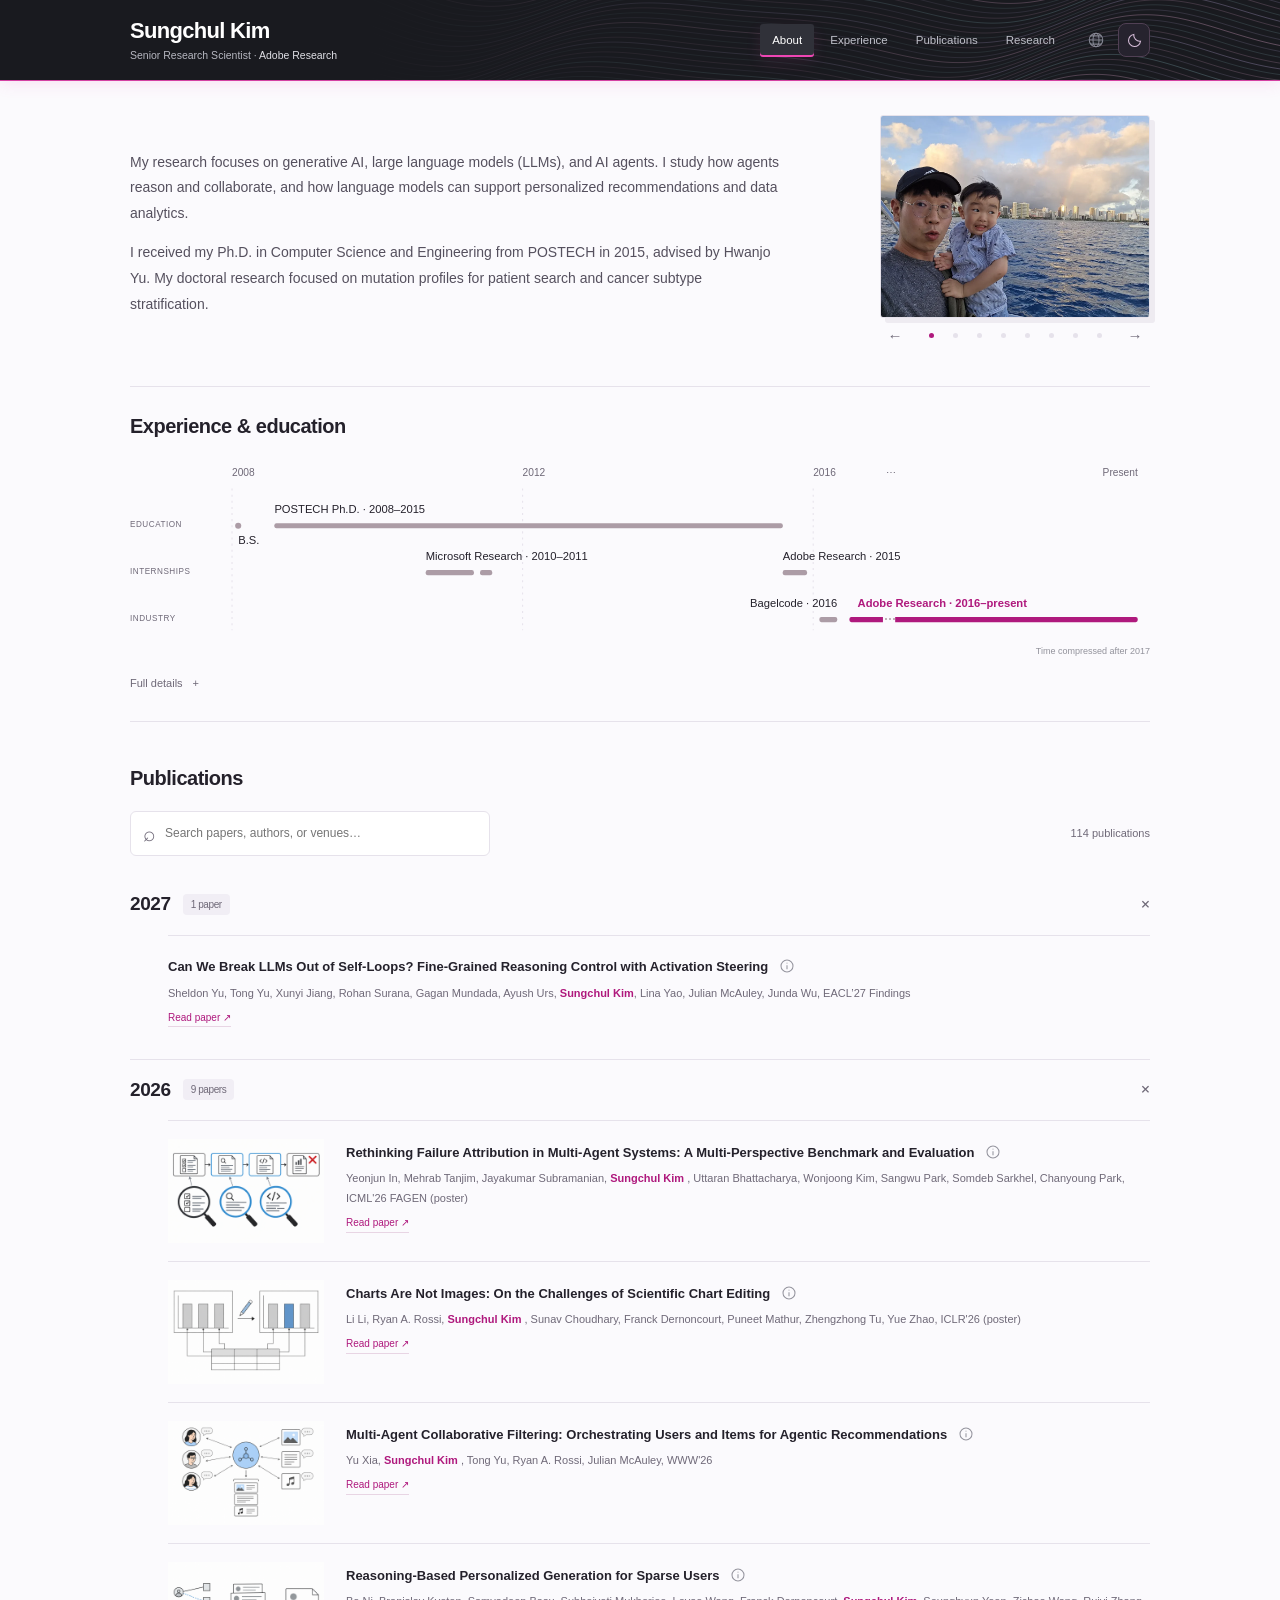
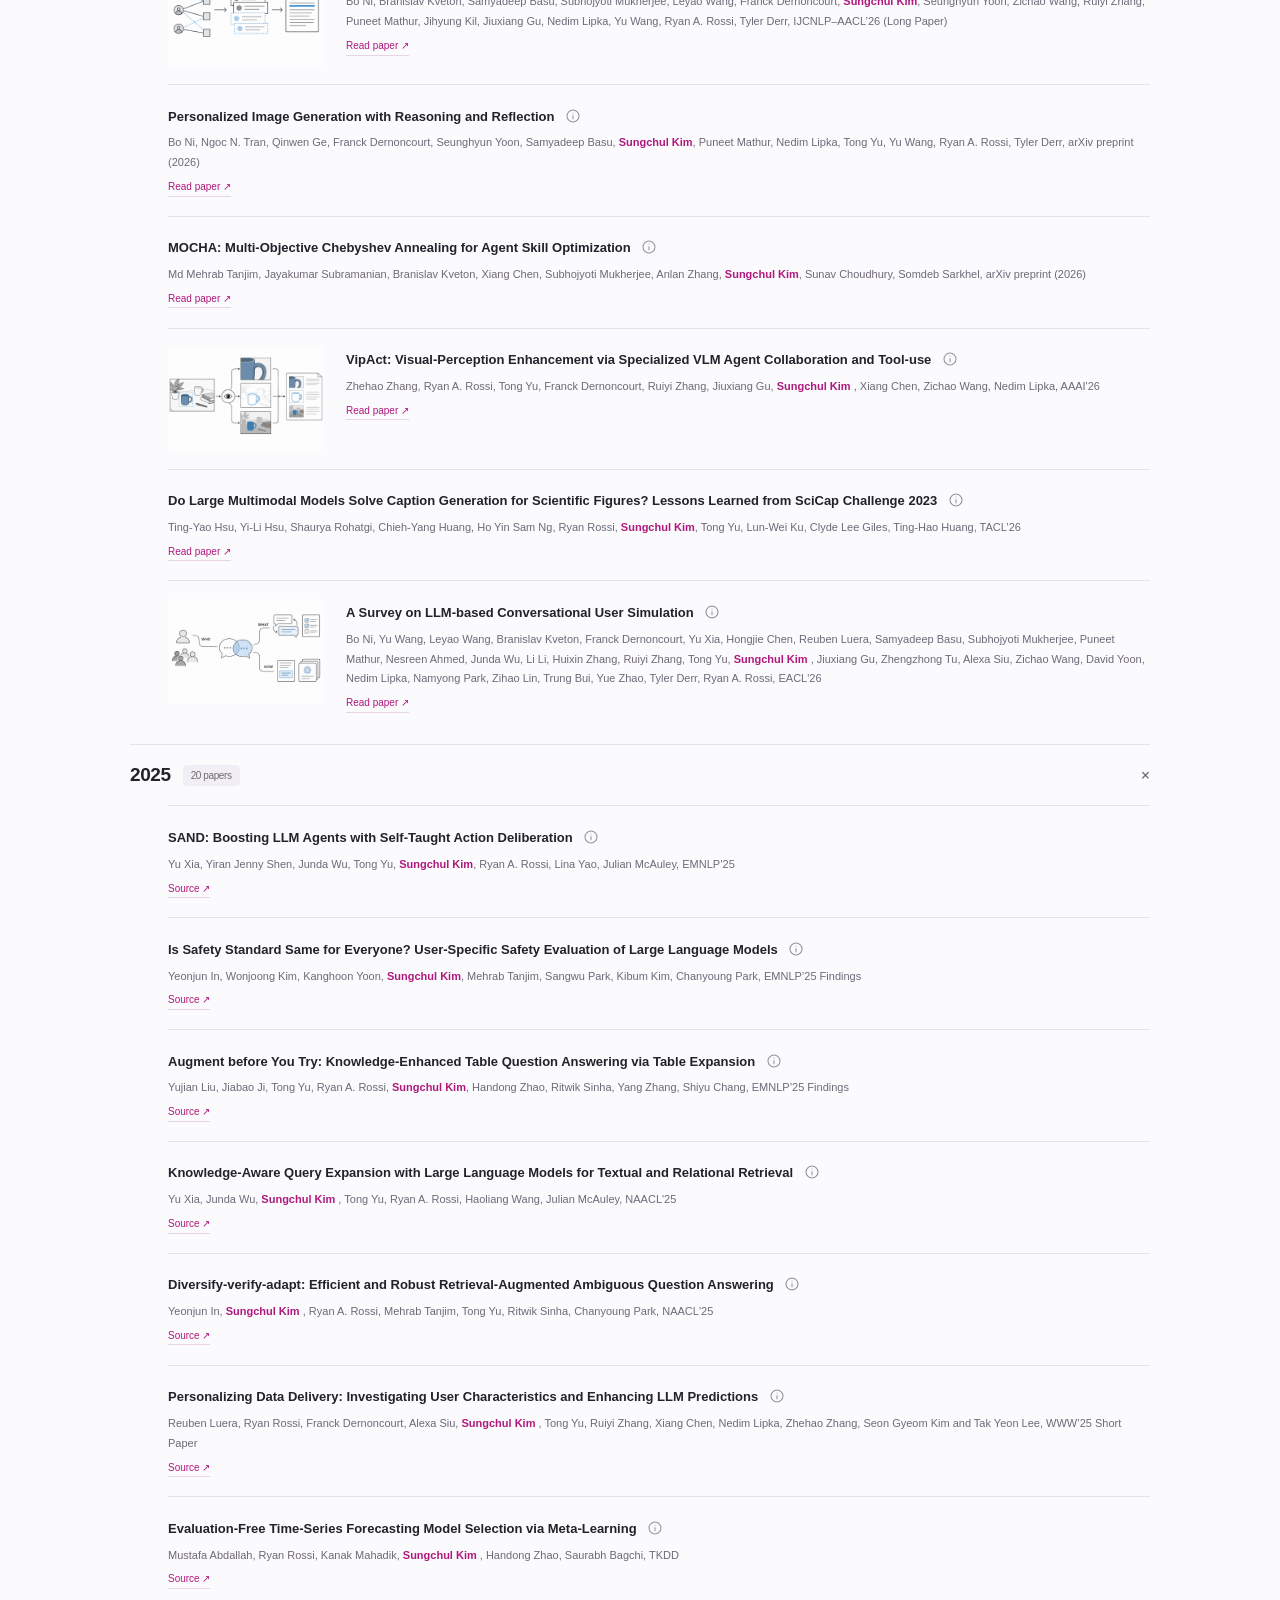
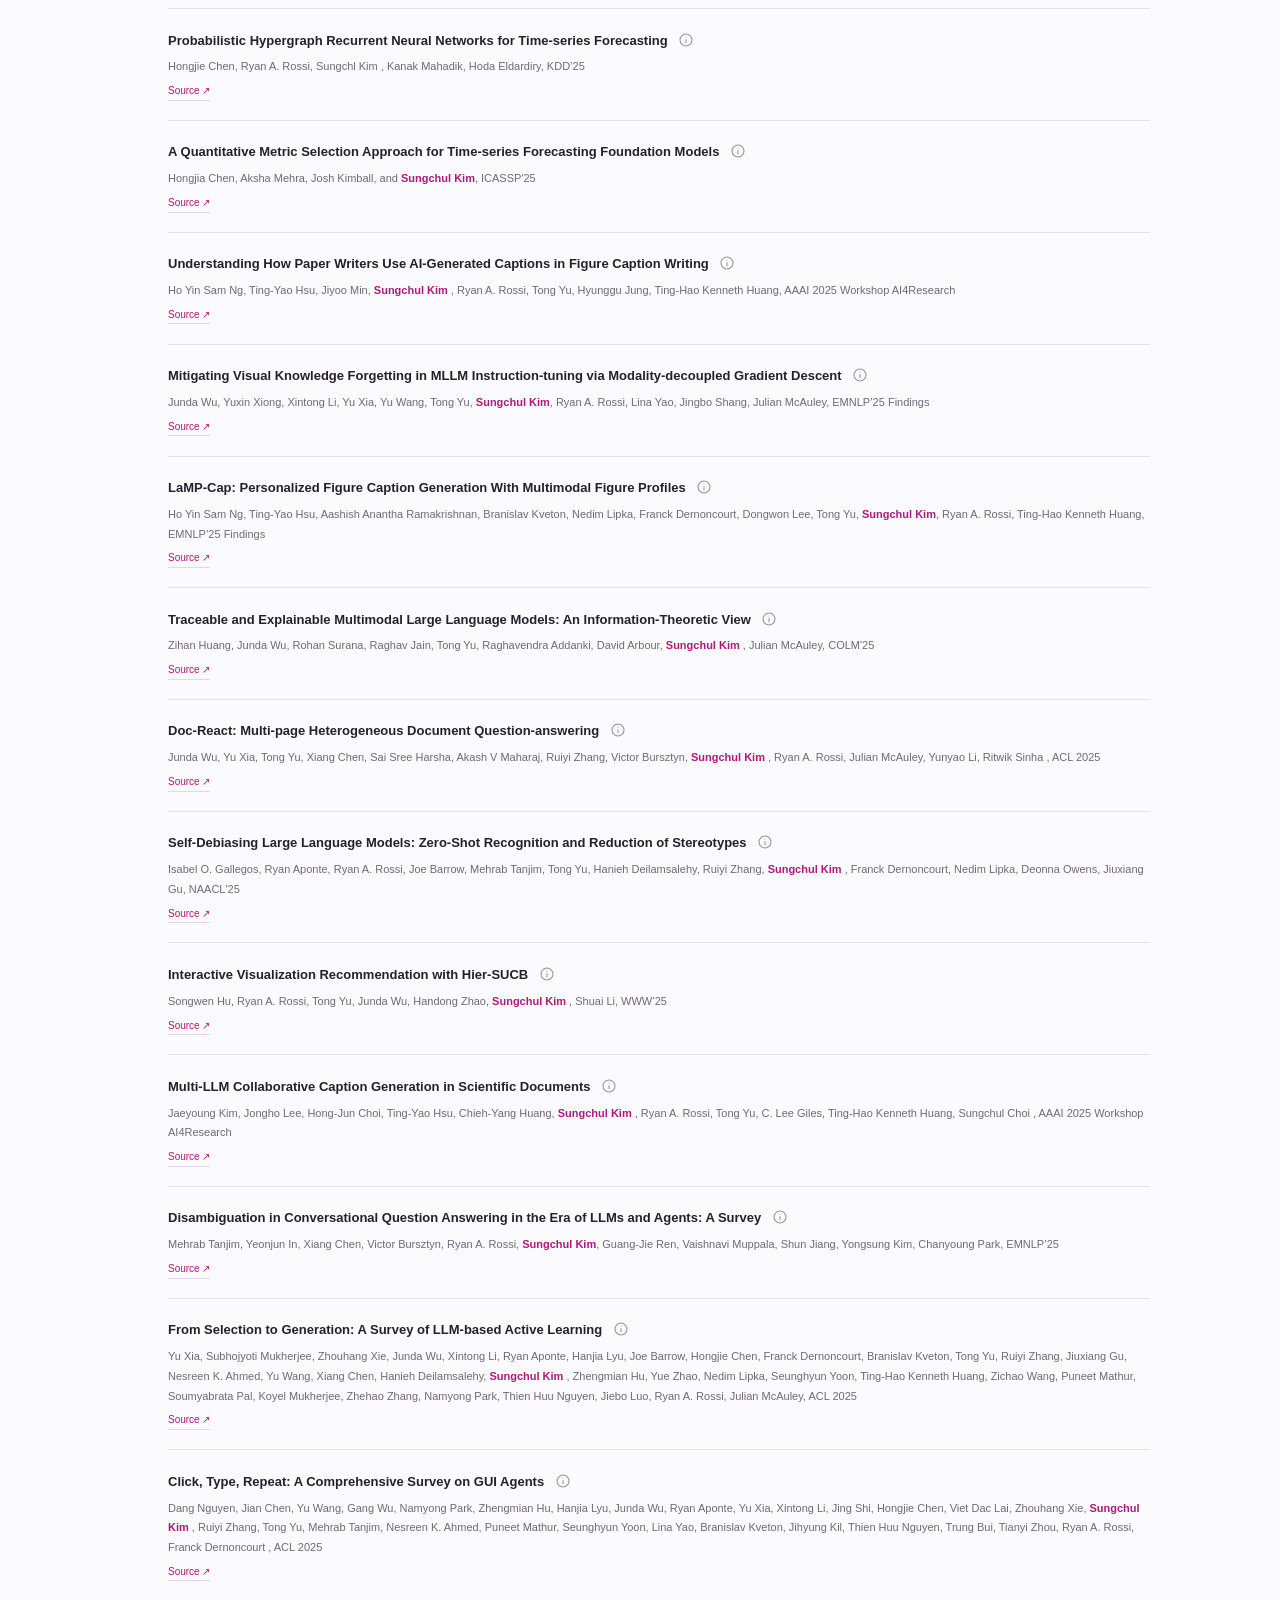
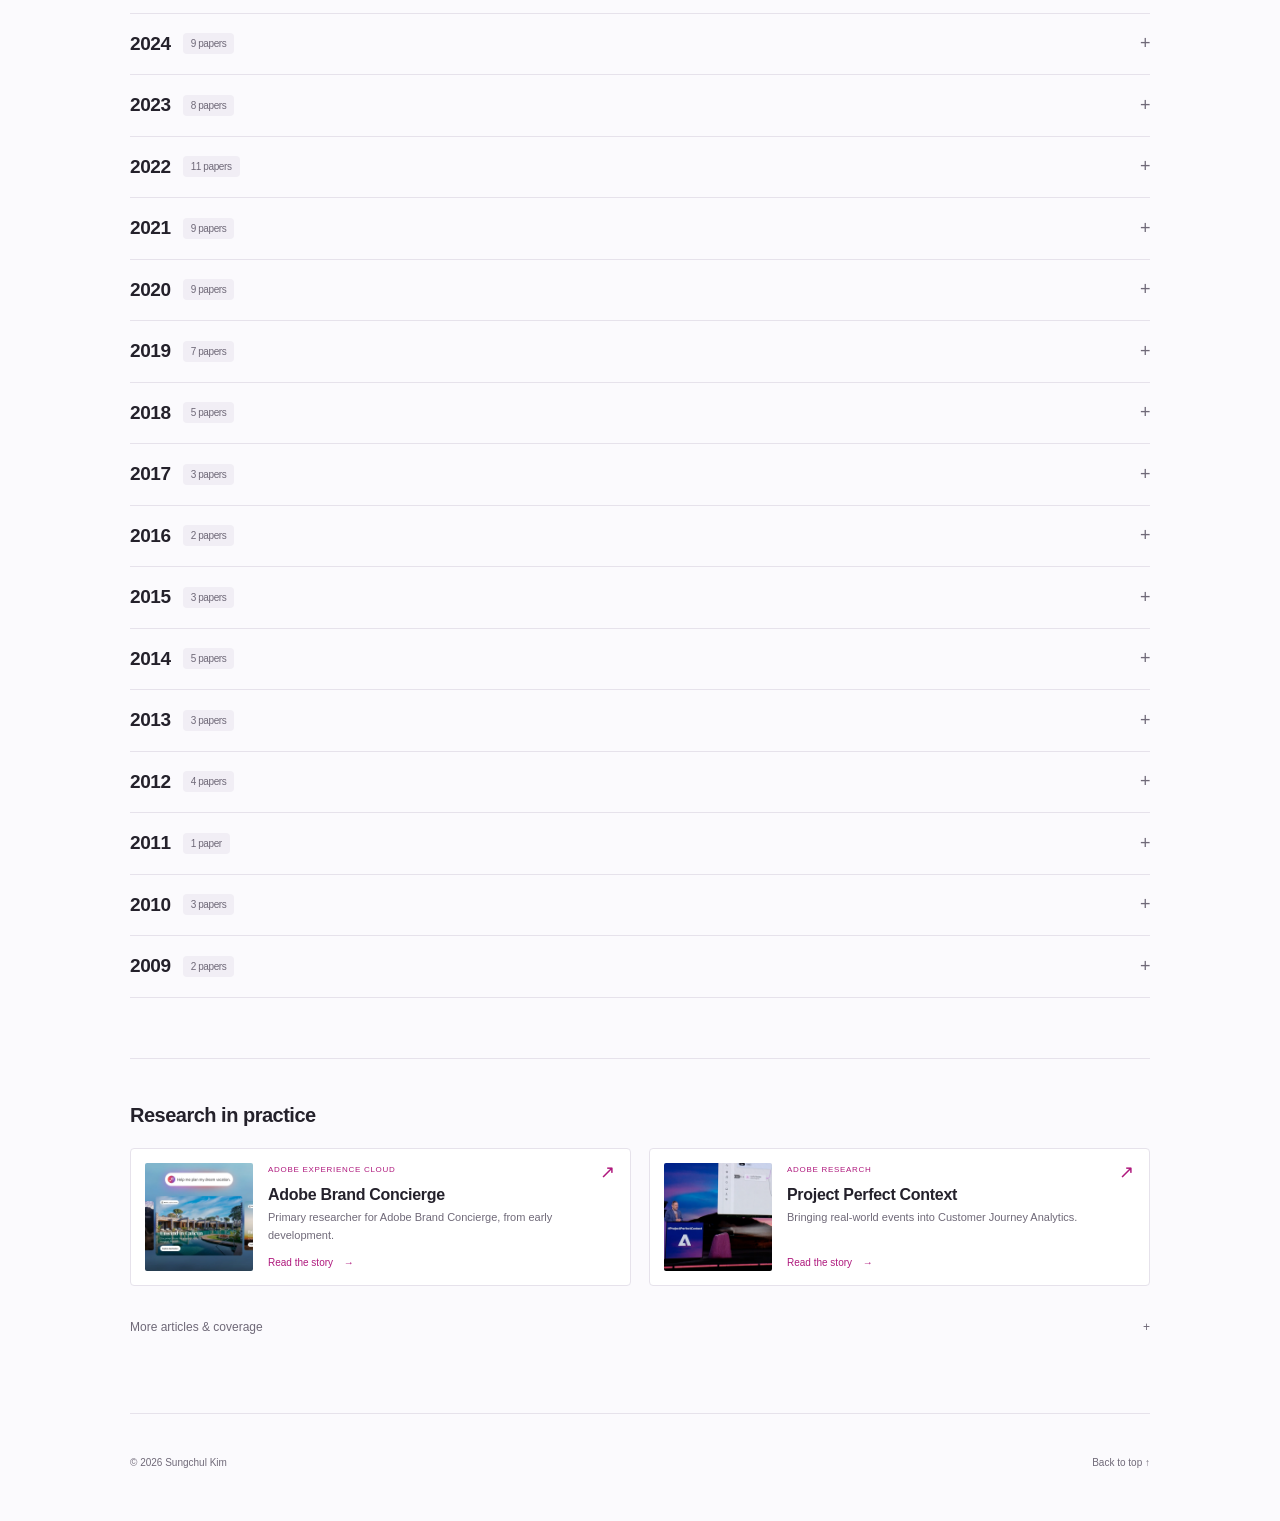
<file: index.html>
<!doctype html>
<html lang="en">
<head>
<meta charset="utf-8">
<meta name="viewport" content="width=device-width, initial-scale=1">
<meta name="theme-color" content="#191a1f">
<script src="theme.js?v=1"></script>
<meta name="description" content="Sungchul Kim, Senior Research Scientist at Adobe Research. Large language models, AI agents, and intelligent analytics. Publications, research, and experience.">
<meta property="og:title" content="Sungchul Kim — Adobe Research">
<meta property="og:description" content="Research in large language models, AI agents, and intelligent analytics.">
<meta property="og:type" content="website">
<title>Sungchul Kim · Adobe Research</title>
<link rel="icon" href="assets/favicon.svg?v=4" type="image/svg+xml">
<link rel="stylesheet" href="style.css?v=20">
<script src="script.js?v=14" defer></script>
<link rel="stylesheet" href="theme.css?v=3">
<link rel="stylesheet" href="easter-egg.css?v=2"><script src="journey-crypto.js?v=1" defer></script><script src="easter-egg.js?v=1" defer></script>
</head>
<body>
<a class="skip" href="#main">Skip to content</a>
<script src="header-motion.js?v=2" defer></script>
<header class="header"><canvas class="motion-strip" aria-hidden="true"></canvas><div class="nav-wrap"><div class="site-identity"><h1><a href="#about" aria-label="Sungchul Kim home">Sungchul Kim</a></h1><p>Senior Research Scientist · <a href="https://research.adobe.com/">Adobe Research</a></p></div><nav aria-label="Main navigation"><a href="#about">About</a><a href="#experience">Experience</a><a href="#publications">Publications</a><a href="#research">Research</a></nav><div class="header-actions"><a class="places-shortcut" href="places.html?v=nav25" aria-label="Places and journey" title="Places and journey"><svg viewBox="0 0 24 24" width="18" height="18" fill="none" stroke="currentColor" stroke-width="1.4" aria-hidden="true"><circle cx="12" cy="12" r="9"/><ellipse cx="12" cy="12" rx="4" ry="9"/><path d="M3 12h18M5 6.5h14M5 17.5h14"/></svg></a><button class="theme-toggle" type="button" aria-label="Switch color mode" title="Switch color mode"><svg class="theme-moon" width="17" height="17" viewBox="0 0 24 24" fill="none" stroke="currentColor" stroke-width="1.5" aria-hidden="true"><path d="M20.5 13A8.5 8.5 0 0 1 11 3.5a8.5 8.5 0 1 0 9.5 9.5Z"/></svg><svg class="theme-sun" width="18" height="18" viewBox="0 0 24 24" fill="none" stroke="currentColor" stroke-width="1.5" aria-hidden="true"><circle cx="12" cy="12" r="4"/><path d="M12 2v2m0 16v2M2 12h2m16 0h2M5 5l1.5 1.5m11 11L19 19M5 19l1.5-1.5m11-11L19 5"/></svg></button></div></div></header>
<main id="main" class="page">
<section id="about" class="hero">
<div class="intro">

<p class="bio">My research focuses on generative AI, large language models (LLMs), and AI agents. I study how agents reason and collaborate, and how language models can support personalized recommendations and data analytics.</p>
<p class="bio">I received my Ph.D. in Computer Science and Engineering from POSTECH in 2015, advised by Hwanjo Yu. My doctoral research focused on mutation profiles for patient search and cancer subtype stratification.</p>
</div>
<aside class="profile" aria-label="Family photos" aria-roledescription="carousel"><div class="photo-slides" aria-live="polite"><div class="photo-slide" role="group" aria-roledescription="slide" aria-label="1 of 8"><img class="profile-photo" src="assets/photos/waterfront.webp" alt="Sungchul and his son on a boat with a rainbow over the waterfront" style="object-position:center" width="1000" height="750"></div><div class="photo-slide" role="group" aria-roledescription="slide" aria-label="2 of 8" hidden><img class="profile-photo" src="assets/photos/race-day.webp" alt="Sungchul and his son holding a race medal" style="object-position:50% 20%" width="750" height="1000" loading="lazy"></div><div class="photo-slide" role="group" aria-roledescription="slide" aria-label="3 of 8" hidden><img class="profile-photo" src="assets/photos/model-trains.webp" alt="Sungchul and his son looking at a model railway" style="object-position:center" width="1000" height="750" loading="lazy"></div><div class="photo-slide" role="group" aria-roledescription="slide" aria-label="4 of 8" hidden><img class="profile-photo" src="assets/photos/forest.webp" alt="Sungchul and his son sitting together among the trees" style="object-position:50% 42%" width="750" height="1000" loading="lazy"></div><div class="photo-slide" role="group" aria-roledescription="slide" aria-label="5 of 8" hidden><img class="profile-photo" src="assets/photos/sunny-selfie.webp" alt="Sungchul and his son smiling outdoors" style="object-position:50% 53%" width="750" height="1000" loading="lazy"></div><div class="photo-slide" role="group" aria-roledescription="slide" aria-label="6 of 8" hidden><img class="profile-photo" src="assets/photos/carousel-ride.webp" alt="Sungchul and his son on a carousel" style="object-position:50% 46%" width="750" height="1000" loading="lazy"></div><div class="photo-slide" role="group" aria-roledescription="slide" aria-label="7 of 8" hidden><img class="profile-photo" src="assets/photos/dinner.webp" alt="Sungchul and his son raising their spoons at dinner" style="object-position:center" width="1000" height="750" loading="lazy"></div><div class="photo-slide" role="group" aria-roledescription="slide" aria-label="8 of 8" hidden><img class="profile-photo" src="assets/photos/office-visit.webp" alt="Sungchul and his son pointing up beside an office window" style="object-position:50% 43%" width="750" height="1000" loading="lazy"></div></div><div class="photo-controls" hidden><button type="button" class="photo-prev" aria-label="Previous photo">←</button><div class="photo-dots" aria-label="Choose photo"></div><button type="button" class="photo-next" aria-label="Next photo">→</button></div></aside>
</section>
<section id="experience" class="section experience-section">
<div class="experience-heading"><h2>Experience & education</h2></div>
<div class="career-scroll" role="region" aria-label="Career timeline, with time compressed after 2017"><svg class="career-chart career-chart-desktop" viewBox="0 0 1000 170" role="img" aria-labelledby="career-chart-title-desktop career-chart-description-desktop" xmlns="http://www.w3.org/2000/svg"><title id="career-chart-title-desktop">Experience and education, 2008 to present</title><desc id="career-chart-description-desktop">The shared time scale is compressed after 2017, marked by a small break. POSTECH B.S., February 2008; Ph.D., August 2008–August 2015. Microsoft Research Asia internship, September 2010–May 2011; Redmond internship, June–August 2011. Adobe internship, August–December 2015. Bagelcode, February–May 2016. Adobe Research, July 2016–present. Full details follow the chart.</desc><line class="career-grid" x1="100.00" y1="26" x2="100.00" y2="165"/><text class="career-tick" x="100.00" y="14">2008</text><line class="career-grid" x1="384.91" y1="26" x2="384.91" y2="165"/><text class="career-tick" x="384.91" y="14">2012</text><line class="career-grid" x1="669.82" y1="26" x2="669.82" y2="165"/><text class="career-tick" x="669.82" y="14">2016</text><text class="career-tick" x="988" y="14" text-anchor="end">Present</text><text class="career-lane" x="0" y="64">EDUCATION</text><text class="career-lane" x="0" y="110">INTERNSHIPS</text><text class="career-lane" x="0" y="156">INDUSTRY</text><circle class="career-milestone" cx="106.05" cy="62.5" r="3"><title>POSTECH B.S. · February 2008</title></circle><text class="career-label" x="106.05" y="80">B.S.</text><rect class="period-bar" x="141.54" y="60" width="498.45" height="5" rx="2"><title>POSTECH Ph.D. · August 2008–August 2015</title></rect><text class="career-label" x="141.54" y="50">POSTECH Ph.D. · 2008–2015</text><rect class="period-bar" x="289.94" y="106" width="47.19" height="5" rx="2"><title>Microsoft Research Asia · September 2010–May 2011</title></rect><rect class="period-bar" x="343.18" y="106" width="11.90" height="5" rx="2"><title>Microsoft Research Redmond · June–August 2011</title></rect><text class="career-label" x="289.94" y="96">Microsoft Research · 2010–2011</text><rect class="period-bar" x="639.98" y="106" width="23.79" height="5" rx="2"><title>Adobe Research internship · August–December 2015</title></rect><text class="career-label" x="639.98" y="96">Adobe Research · 2015</text><rect class="period-bar" x="675.87" y="152" width="17.55" height="5" rx="2"><title>Bagelcode · February–May 2016</title></rect><text class="career-label" x="693.42" y="142" text-anchor="end">Bagelcode · 2016</text><rect class="period-bar present" x="705.31" y="152" width="282.69" height="5" rx="2"><title>Adobe Research · July 2016–present</title></rect><text class="career-label current-label" x="713.31" y="142">Adobe Research · 2016–present</text><text class="career-tick" x="741.19" y="14">⋯<title>Time scale compressed after 2017</title></text><rect class="career-break" x="738.19" y="150" width="12" height="9"/><text class="career-break-mark" x="739.19" y="158">⋯<title>Time scale compressed after 2017</title></text></svg><svg class="career-chart career-chart-mobile" viewBox="0 0 340 170" role="img" aria-labelledby="career-chart-title-mobile career-chart-description-mobile" xmlns="http://www.w3.org/2000/svg"><title id="career-chart-title-mobile">Experience and education, 2008 to present</title><desc id="career-chart-description-mobile">The shared time scale is compressed after 2017, marked by a small break. POSTECH B.S., February 2008; Ph.D., August 2008–August 2015. Microsoft Research Asia internship, September 2010–May 2011; Redmond internship, June–August 2011. Adobe internship, August–December 2015. Bagelcode, February–May 2016. Adobe Research, July 2016–present. Full details follow the chart.</desc><line class="career-grid" x1="56.00" y1="26" x2="56.00" y2="165"/><text class="career-tick" x="56.00" y="14">2008</text><line class="career-grid" x1="234.39" y1="26" x2="234.39" y2="165"/><text class="career-tick" x="234.39" y="14">2016</text><text class="career-tick" x="334" y="14" text-anchor="end">Present</text><text class="career-lane" x="0" y="64">Education</text><text class="career-lane" x="0" y="110">Interns</text><text class="career-lane" x="0" y="156">Industry</text><circle class="career-milestone" cx="57.89" cy="62.5" r="3"><title>POSTECH B.S. · February 2008</title></circle><text class="career-label" x="57.89" y="80">B.S.</text><rect class="period-bar" x="69.00" y="60" width="156.05" height="5" rx="2"><title>POSTECH Ph.D. · August 2008–August 2015</title></rect><text class="career-label" x="69.00" y="50">POSTECH Ph.D.</text><rect class="period-bar" x="115.46" y="106" width="14.77" height="5" rx="2"><title>Microsoft Research Asia · September 2010–May 2011</title></rect><rect class="period-bar" x="132.13" y="106" width="3.72" height="5" rx="2"><title>Microsoft Research Redmond · June–August 2011</title></rect><text class="career-label" x="115.46" y="96">MS Research</text><rect class="period-bar" x="225.05" y="106" width="7.45" height="5" rx="2"><title>Adobe Research internship · August–December 2015</title></rect><text class="career-label" x="225.05" y="96">Adobe</text><rect class="period-bar" x="236.28" y="152" width="5.49" height="5" rx="2"><title>Bagelcode · February–May 2016</title></rect><text class="career-label" x="241.78" y="142" text-anchor="end">Bagelcode</text><rect class="period-bar present" x="245.50" y="152" width="88.50" height="5" rx="2"><title>Adobe Research · July 2016–present</title></rect><text class="career-label current-label" x="253.50" y="142">Adobe · 2016–now</text><text class="career-tick" x="256.73" y="14">⋯<title>Time scale compressed after 2017</title></text><rect class="career-break" x="253.73" y="150" width="12" height="9"/><text class="career-break-mark" x="254.73" y="158">⋯<title>Time scale compressed after 2017</title></text></svg></div><p class="chart-note">Time compressed after 2017</p>
<details class="career-details"><summary>Full details <span aria-hidden="true">+</span></summary><dl><div><dt>FEB 2008 · POSTECH</dt><dd>B.S. in Computer Science and Engineering<br><span>Pohang University of Science and Technology</span></dd></div><div><dt>AUG 2008 — AUG 2015 · POSTECH</dt><dd>Ph.D. in Computer Science and Engineering<br><span>Advisor: Hwanjo Yu · Mutation profiles, patient search, and cancer subtype stratification.</span></dd></div><div><dt>SEP 2010 — MAY 2011 · Microsoft Research Asia</dt><dd>Research Intern · Online Advertising<br><span>Mentors: Tie-Yan Liu &amp; Tao Qin · Excellent Intern Certificate</span></dd></div><div><dt>JUN — AUG 2011 · Microsoft Research</dt><dd>Research Intern · Natural Language Processing<br><span>Redmond · Mentor: Kristina Toutanova</span></dd></div><div><dt>AUG — DEC 2015 · Adobe Research</dt><dd>Research Intern · Systems Technology Lab<br><span>Mentor: Eunyee Koh</span></dd></div><div><dt>FEB — MAY 2016 · Bagelcode</dt><dd>Data Analyst<br><span>Bagelcode</span></dd></div><div><dt>JUL 2016 — PRESENT · Adobe Research</dt><dd>Senior Research Scientist<br><span>Large language models, AI agents, and intelligent analytics.</span></dd></div></dl></details>
</section>
<section id="publications" class="section"><div class="section-heading"><div><h2>Publications</h2></div></div>
<div class="publication-toolbar" hidden><label class="search"><span aria-hidden="true">⌕</span><input id="paper-search" type="search" placeholder="Search papers, authors, or venues…" aria-label="Search publications"></label><span id="result-count" role="status" aria-live="polite">114 publications</span></div>
<div id="publication-list"><details class="year-group" data-year="2027" open><summary>2027 <span class="count">1 paper</span><span class="plus" aria-hidden="true">+</span></summary><ol class="papers"><li id="pub-fe8de16f1974" class="paper" data-year="2027"><div class="paper-copy"><div class="paper-heading"><h3>Can We Break LLMs Out of Self-Loops? Fine-Grained Reasoning Control with Activation Steering</h3><span class="paper-explanation"><button class="summary-trigger" type="button" aria-label="Summary: Can We Break LLMs Out of Self-Loops? Fine-Grained Reasoning Control with Activation Steering" aria-describedby="pub-fe8de16f1974-summary" aria-expanded="false"><svg viewBox="0 0 20 20" width="16" height="16" fill="none" stroke="currentColor" stroke-width="1.3" aria-hidden="true"><circle cx="10" cy="10" r="7.5"/><path d="M10 9v5M10 5.8v1"/></svg></button><span class="paper-tooltip" role="tooltip" id="pub-fe8de16f1974-summary" hidden><span class="tooltip-heading"><span class="tooltip-label">Summary</span><span class="tooltip-year">2027</span></span><span class="tooltip-body">SOPHIA detects when a language model repeatedly returns to the same reasoning state. It then steers the model’s internal activations during inference to help it leave the loop.</span></span></span></div><p>Sheldon Yu, Tong Yu, Xunyi Jiang, Rohan Surana, Gagan Mundada, Ayush Urs, <strong>Sungchul Kim</strong>, Lina Yao, Julian McAuley, Junda Wu, EACL’27 Findings</p><a class="paper-link" href="https://arxiv.org/abs/2607.18100">Read paper ↗</a></div></li></ol></details>
<details class="year-group" data-year="2026" open><summary>2026 <span class="count">9 papers</span><span class="plus" aria-hidden="true">+</span></summary><ol class="papers"><li id="pub-0dbf34d862a6" class="paper paper-illustrated" data-year="2026"><a class="paper-thumbnail" href="https://arxiv.org/html/2603.25001v1" aria-label="Read Rethinking Failure Attribution in Multi-Agent Systems: A Multi-Perspective Benchmark and Evaluation"><img src="assets/papers/mp-bench.png" alt="One failed multi-agent execution trace, with three analyst viewpoints identifying different plausible failure steps. Multiple attributions can be reasonable." width="1536" height="1024" loading="lazy"></a><div class="paper-copy"><div class="paper-heading"><h3>Rethinking Failure Attribution in Multi-Agent Systems: A Multi-Perspective Benchmark and Evaluation</h3><span class="paper-explanation"><button class="summary-trigger" type="button" aria-label="Summary: Rethinking Failure Attribution in Multi-Agent Systems: A Multi-Perspective Benchmark and Evaluation" aria-describedby="pub-0dbf34d862a6-summary" aria-expanded="false"><svg viewBox="0 0 20 20" width="16" height="16" fill="none" stroke="currentColor" stroke-width="1.3" aria-hidden="true"><circle cx="10" cy="10" r="7.5"/><path d="M10 9v5M10 5.8v1"/></svg></button><span class="paper-tooltip" role="tooltip" id="pub-0dbf34d862a6-summary" hidden><span class="tooltip-heading"><span class="tooltip-label">Summary</span><span class="tooltip-year">2026</span></span><span class="tooltip-body">When several AI agents fail together, there may be more than one reasonable explanation. MP-Bench evaluates failure diagnosis from multiple perspectives, so debugging is not judged against a single assumed root cause.</span></span></span></div><p>Yeonjun In, Mehrab Tanjim, Jayakumar Subramanian, <strong>Sungchul Kim</strong> , Uttaran Bhattacharya, Wonjoong Kim, Sangwu Park, Somdeb Sarkhel, Chanyoung Park, ICML&#x27;26 FAGEN (poster)</p><a class="paper-link" href="https://arxiv.org/html/2603.25001v1">Read paper ↗</a></div></li><li id="pub-ac571d66ec56" class="paper paper-illustrated" data-year="2026"><a class="paper-thumbnail" href="https://arxiv.org/html/2512.00752v1" aria-label="Read Charts Are Not Images: On the Challenges of Scientific Chart Editing"><img src="assets/papers/figedit.png" alt="Editing a chart requires preserving its data and graphical structure; visual similarity alone does not establish semantic correctness." width="1536" height="1024" loading="lazy"></a><div class="paper-copy"><div class="paper-heading"><h3>Charts Are Not Images: On the Challenges of Scientific Chart Editing</h3><span class="paper-explanation"><button class="summary-trigger" type="button" aria-label="Summary: Charts Are Not Images: On the Challenges of Scientific Chart Editing" aria-describedby="pub-ac571d66ec56-summary" aria-expanded="false"><svg viewBox="0 0 20 20" width="16" height="16" fill="none" stroke="currentColor" stroke-width="1.3" aria-hidden="true"><circle cx="10" cy="10" r="7.5"/><path d="M10 9v5M10 5.8v1"/></svg></button><span class="paper-tooltip" role="tooltip" id="pub-ac571d66ec56-summary" hidden><span class="tooltip-heading"><span class="tooltip-label">Summary</span><span class="tooltip-year">2026</span></span><span class="tooltip-body">A chart edit must preserve the meaning of its data, not just look convincing. FigEdit tests changes to scientific charts and shows why image-editing models and pixel-based scores can miss structurally incorrect results.</span></span></span></div><p>Li Li, Ryan A. Rossi, <strong>Sungchul Kim</strong> , Sunav Choudhary, Franck Dernoncourt, Puneet Mathur, Zhengzhong Tu, Yue Zhao, ICLR&#x27;26 (poster)</p><a class="paper-link" href="https://arxiv.org/html/2512.00752v1">Read paper ↗</a></div></li><li id="pub-28ea3525df7b" class="paper paper-illustrated" data-year="2026"><a class="paper-thumbnail" href="https://arxiv.org/html/2511.18413v2" aria-label="Read Multi-Agent Collaborative Filtering: Orchestrating Users and Items for Agentic Recommendations"><img src="assets/papers/macf.png" alt="MACF orchestrates similar-user and relevant-item agents through adaptive discussion and recruitment for personalized recommendations." width="1536" height="1024" loading="lazy"></a><div class="paper-copy"><div class="paper-heading"><h3>Multi-Agent Collaborative Filtering: Orchestrating Users and Items for Agentic Recommendations</h3><span class="paper-explanation"><button class="summary-trigger" type="button" aria-label="Summary: Multi-Agent Collaborative Filtering: Orchestrating Users and Items for Agentic Recommendations" aria-describedby="pub-28ea3525df7b-summary" aria-expanded="false"><svg viewBox="0 0 20 20" width="16" height="16" fill="none" stroke="currentColor" stroke-width="1.3" aria-hidden="true"><circle cx="10" cy="10" r="7.5"/><path d="M10 9v5M10 5.8v1"/></svg></button><span class="paper-tooltip" role="tooltip" id="pub-28ea3525df7b-summary" hidden><span class="tooltip-heading"><span class="tooltip-label">Summary</span><span class="tooltip-year">2026</span></span><span class="tooltip-body">MACF turns similar users and relevant items into collaborating AI agents. An orchestrator manages their discussion and recruits useful participants, bringing collaborative filtering signals into an agent-based recommender.</span></span></span></div><p>Yu Xia, <strong>Sungchul Kim</strong> , Tong Yu, Ryan A. Rossi, Julian McAuley, WWW&#x27;26</p><a class="paper-link" href="https://arxiv.org/html/2511.18413v2">Read paper ↗</a></div></li><li id="pub-ad7f85363364" class="paper paper-illustrated" data-year="2026"><a class="paper-thumbnail" href="https://aclanthology.org/2026.aacl-long.219/" aria-label="Read Reasoning-Based Personalized Generation for Sparse Users"><img src="assets/papers/grasper.png" alt="GraSPeR predicts missing user-item links, synthesizes aligned reviews, then generates personalized text from real and augmented history." width="1536" height="1024" loading="lazy"></a><div class="paper-copy"><div class="paper-heading"><h3>Reasoning-Based Personalized Generation for Sparse Users</h3><span class="paper-explanation"><button class="summary-trigger" type="button" aria-label="Summary: Reasoning-Based Personalized Generation for Sparse Users" aria-describedby="pub-ad7f85363364-summary" aria-expanded="false"><svg viewBox="0 0 20 20" width="16" height="16" fill="none" stroke="currentColor" stroke-width="1.3" aria-hidden="true"><circle cx="10" cy="10" r="7.5"/><path d="M10 9v5M10 5.8v1"/></svg></button><span class="paper-tooltip" role="tooltip" id="pub-ad7f85363364-summary" hidden><span class="tooltip-heading"><span class="tooltip-label">Summary</span><span class="tooltip-year">2026</span></span><span class="tooltip-body">GraSPer predicts likely user–item interactions and generates supporting context for them. It combines that context with a user’s limited real history to generate more personalized text.</span></span></span></div><p>Bo Ni, Branislav Kveton, Samyadeep Basu, Subhojyoti Mukherjee, Leyao Wang, Franck Dernoncourt, <strong>Sungchul Kim</strong>, Seunghyun Yoon, Zichao Wang, Ruiyi Zhang, Puneet Mathur, Jihyung Kil, Jiuxiang Gu, Nedim Lipka, Yu Wang, Ryan A. Rossi, Tyler Derr, IJCNLP–AACL’26 (Long Paper)</p><a class="paper-link" href="https://aclanthology.org/2026.aacl-long.219/">Read paper ↗</a></div></li><li id="pub-91734d0f3e2a" class="paper" data-year="2026"><div class="paper-copy"><div class="paper-heading"><h3>Personalized Image Generation with Reasoning and Reflection</h3><span class="paper-explanation"><button class="summary-trigger" type="button" aria-label="Summary: Personalized Image Generation with Reasoning and Reflection" aria-describedby="pub-91734d0f3e2a-summary" aria-expanded="false"><svg viewBox="0 0 20 20" width="16" height="16" fill="none" stroke="currentColor" stroke-width="1.3" aria-hidden="true"><circle cx="10" cy="10" r="7.5"/><path d="M10 9v5M10 5.8v1"/></svg></button><span class="paper-tooltip" role="tooltip" id="pub-91734d0f3e2a-summary" hidden><span class="tooltip-heading"><span class="tooltip-label">Summary</span><span class="tooltip-year">2026</span></span><span class="tooltip-body">PEARL uses signals from a person’s reviews, posts, and images to guide a frozen image generator. It reasons about the user’s preferences and revisits the generated result. The paper also introduces a benchmark for personalized scenes and creative images.</span></span></span></div><p>Bo Ni, Ngoc N. Tran, Qinwen Ge, Franck Dernoncourt, Seunghyun Yoon, Samyadeep Basu, <strong>Sungchul Kim</strong>, Puneet Mathur, Nedim Lipka, Tong Yu, Yu Wang, Ryan A. Rossi, Tyler Derr, arXiv preprint (2026)</p><a class="paper-link" href="https://arxiv.org/abs/2610.00737">Read paper ↗</a></div></li><li id="pub-03c573ea3c45" class="paper" data-year="2026"><div class="paper-copy"><div class="paper-heading"><h3>MOCHA: Multi-Objective Chebyshev Annealing for Agent Skill Optimization</h3><span class="paper-explanation"><button class="summary-trigger" type="button" aria-label="Summary: MOCHA: Multi-Objective Chebyshev Annealing for Agent Skill Optimization" aria-describedby="pub-03c573ea3c45-summary" aria-expanded="false"><svg viewBox="0 0 20 20" width="16" height="16" fill="none" stroke="currentColor" stroke-width="1.3" aria-hidden="true"><circle cx="10" cy="10" r="7.5"/><path d="M10 9v5M10 5.8v1"/></svg></button><span class="paper-tooltip" role="tooltip" id="pub-03c573ea3c45-summary" hidden><span class="tooltip-heading"><span class="tooltip-label">Summary</span><span class="tooltip-year">2026</span></span><span class="tooltip-body">MOCHA optimizes written skills for language model agents under competing goals such as accuracy and context cost. It searches for skill variants that offer different trade-offs between those goals.</span></span></span></div><p>Md Mehrab Tanjim, Jayakumar Subramanian, Branislav Kveton, Xiang Chen, Subhojyoti Mukherjee, Anlan Zhang, <strong>Sungchul Kim</strong>, Sunav Choudhury, Somdeb Sarkhel, arXiv preprint (2026)</p><a class="paper-link" href="https://arxiv.org/abs/2605.19330v2">Read paper ↗</a></div></li><li id="pub-705abf4a1095" class="paper paper-illustrated" data-year="2026"><a class="paper-thumbnail" href="https://ojs.aaai.org/index.php/AAAI/article/view/40976" aria-label="Read VipAct: Visual-Perception Enhancement via Specialized VLM Agent Collaboration and Tool-use"><img src="assets/papers/vipact.png" alt="VipAct coordinates specialized VLM agents and vision tools to gather fine-grained visual evidence and reason about an image." width="1536" height="1024" loading="lazy"></a><div class="paper-copy"><div class="paper-heading"><h3>VipAct: Visual-Perception Enhancement via Specialized VLM Agent Collaboration and Tool-use</h3><span class="paper-explanation"><button class="summary-trigger" type="button" aria-label="Summary: VipAct: Visual-Perception Enhancement via Specialized VLM Agent Collaboration and Tool-use" aria-describedby="pub-705abf4a1095-summary" aria-expanded="false"><svg viewBox="0 0 20 20" width="16" height="16" fill="none" stroke="currentColor" stroke-width="1.3" aria-hidden="true"><circle cx="10" cy="10" r="7.5"/><path d="M10 9v5M10 5.8v1"/></svg></button><span class="paper-tooltip" role="tooltip" id="pub-705abf4a1095-summary" hidden><span class="tooltip-heading"><span class="tooltip-label">Summary</span><span class="tooltip-year">2026</span></span><span class="tooltip-body">VipAct helps a vision-language model inspect details it might otherwise miss. A coordinating agent works with specialist agents and visual tools, combining their evidence to answer questions that require precise visual understanding.</span></span></span></div><p>Zhehao Zhang, Ryan A. Rossi, Tong Yu, Franck Dernoncourt, Ruiyi Zhang, Jiuxiang Gu, <strong>Sungchul Kim</strong> , Xiang Chen, Zichao Wang, Nedim Lipka, AAAI&#x27;26</p><a class="paper-link" href="https://ojs.aaai.org/index.php/AAAI/article/view/40976">Read paper ↗</a></div></li><li id="pub-5bb93da0b073" class="paper" data-year="2026"><div class="paper-copy"><div class="paper-heading"><h3>Do Large Multimodal Models Solve Caption Generation for Scientific Figures? Lessons Learned from SciCap Challenge 2023</h3><span class="paper-explanation"><button class="summary-trigger" type="button" aria-label="Summary: Do Large Multimodal Models Solve Caption Generation for Scientific Figures? Lessons Learned from SciCap Challenge 2023" aria-describedby="pub-5bb93da0b073-summary" aria-expanded="false"><svg viewBox="0 0 20 20" width="16" height="16" fill="none" stroke="currentColor" stroke-width="1.3" aria-hidden="true"><circle cx="10" cy="10" r="7.5"/><path d="M10 9v5M10 5.8v1"/></svg></button><span class="paper-tooltip" role="tooltip" id="pub-5bb93da0b073-summary" hidden><span class="tooltip-heading"><span class="tooltip-label">Summary</span><span class="tooltip-year">2026</span></span><span class="tooltip-body">This analysis of the SciCap Challenge compares captions for scientific figures. Professional editors preferred GPT-4V captions to the other entries and the original captions, and the authors examine whether those preferences indicate that the task is solved.</span></span></span></div><p>Ting-Yao Hsu, Yi-Li Hsu, Shaurya Rohatgi, Chieh-Yang Huang, Ho Yin Sam Ng, Ryan Rossi, <strong>Sungchul Kim</strong>, Tong Yu, Lun-Wei Ku, Clyde Lee Giles, Ting-Hao Huang, TACL’26</p><a class="paper-link" href="https://aclanthology.org/2026.tacl-1.12/">Read paper ↗</a></div></li><li id="pub-aeebd1a0948d" class="paper paper-illustrated" data-year="2026"><a class="paper-thumbnail" href="https://aclanthology.org/2026.eacl-long.200/" aria-label="Read A Survey on LLM-based Conversational User Simulation"><img src="assets/papers/user-simulation.png" alt="This survey organizes conversational user simulation by who is simulated, what is simulated, and how, with techniques and evaluation." width="1536" height="1024" loading="lazy"></a><div class="paper-copy"><div class="paper-heading"><h3>A Survey on LLM-based Conversational User Simulation</h3><span class="paper-explanation"><button class="summary-trigger" type="button" aria-label="Summary: A Survey on LLM-based Conversational User Simulation" aria-describedby="pub-aeebd1a0948d-summary" aria-expanded="false"><svg viewBox="0 0 20 20" width="16" height="16" fill="none" stroke="currentColor" stroke-width="1.3" aria-hidden="true"><circle cx="10" cy="10" r="7.5"/><path d="M10 9v5M10 5.8v1"/></svg></button><span class="paper-tooltip" role="tooltip" id="pub-aeebd1a0948d-summary" hidden><span class="tooltip-heading"><span class="tooltip-label">Summary</span><span class="tooltip-year">2026</span></span><span class="tooltip-body">A guide to using language models as simulated conversational users. The survey organizes who is simulated, what behavior is modeled, and how simulators are built and evaluated, with open questions about realistic and reliable simulation.</span></span></span></div><p>Bo Ni, Yu Wang, Leyao Wang, Branislav Kveton, Franck Dernoncourt, Yu Xia, Hongjie Chen, Reuben Luera, Samyadeep Basu, Subhojyoti Mukherjee, Puneet Mathur, Nesreen Ahmed, Junda Wu, Li Li, Huixin Zhang, Ruiyi Zhang, Tong Yu, <strong>Sungchul Kim</strong> , Jiuxiang Gu, Zhengzhong Tu, Alexa Siu, Zichao Wang, David Yoon, Nedim Lipka, Namyong Park, Zihao Lin, Trung Bui, Yue Zhao, Tyler Derr, Ryan A. Rossi, EACL&#x27;26</p><a class="paper-link" href="https://aclanthology.org/2026.eacl-long.200/">Read paper ↗</a></div></li></ol></details>
<details class="year-group" data-year="2025" open><summary>2025 <span class="count">20 papers</span><span class="plus" aria-hidden="true">+</span></summary><ol class="papers"><li id="pub-06b3b1840ce3" class="paper" data-year="2025"><div class="paper-copy"><div class="paper-heading"><h3>SAND: Boosting LLM Agents with Self-Taught Action Deliberation</h3><span class="paper-explanation"><button class="summary-trigger" type="button" aria-label="Summary: SAND: Boosting LLM Agents with Self-Taught Action Deliberation" aria-describedby="pub-06b3b1840ce3-summary" aria-expanded="false"><svg viewBox="0 0 20 20" width="16" height="16" fill="none" stroke="currentColor" stroke-width="1.3" aria-hidden="true"><circle cx="10" cy="10" r="7.5"/><path d="M10 9v5M10 5.8v1"/></svg></button><span class="paper-tooltip" role="tooltip" id="pub-06b3b1840ce3-summary" hidden><span class="tooltip-heading"><span class="tooltip-label">Summary</span><span class="tooltip-year">2025</span></span><span class="tooltip-body">SAND teaches an AI agent to compare possible actions before choosing one. It creates its own deliberation examples using sampled actions and feedback from execution, then learns from those examples through repeated fine-tuning.</span></span></span></div><p>Yu Xia, Yiran Jenny Shen, Junda Wu, Tong Yu, <strong>Sungchul Kim</strong>, Ryan A. Rossi, Lina Yao, Julian McAuley, EMNLP’25</p><a class="paper-link" href="https://aclanthology.org/2025.emnlp-main.152/">Source ↗</a></div></li><li id="pub-10e2df0bd488" class="paper" data-year="2025"><div class="paper-copy"><div class="paper-heading"><h3>Is Safety Standard Same for Everyone? User-Specific Safety Evaluation of Large Language Models</h3><span class="paper-explanation"><button class="summary-trigger" type="button" aria-label="Summary: Is Safety Standard Same for Everyone? User-Specific Safety Evaluation of Large Language Models" aria-describedby="pub-10e2df0bd488-summary" aria-expanded="false"><svg viewBox="0 0 20 20" width="16" height="16" fill="none" stroke="currentColor" stroke-width="1.3" aria-hidden="true"><circle cx="10" cy="10" r="7.5"/><path d="M10 9v5M10 5.8v1"/></svg></button><span class="paper-tooltip" role="tooltip" id="pub-10e2df0bd488-summary" hidden><span class="tooltip-heading"><span class="tooltip-label">Summary</span><span class="tooltip-year">2025</span></span><span class="tooltip-body">A response that is safe for one user may be inappropriate for another. U-SAFEBENCH tests whether language models account for individual user profiles, and examines a reasoning-based way to improve that behavior.</span></span></span></div><p>Yeonjun In, Wonjoong Kim, Kanghoon Yoon, <strong>Sungchul Kim</strong>, Mehrab Tanjim, Sangwu Park, Kibum Kim, Chanyoung Park, EMNLP’25 Findings</p><a class="paper-link" href="https://aclanthology.org/2025.findings-emnlp.353/">Source ↗</a></div></li><li id="pub-221b15569ee7" class="paper" data-year="2025"><div class="paper-copy"><div class="paper-heading"><h3>Augment before You Try: Knowledge-Enhanced Table Question Answering via Table Expansion</h3><span class="paper-explanation"><button class="summary-trigger" type="button" aria-label="Summary: Augment before You Try: Knowledge-Enhanced Table Question Answering via Table Expansion" aria-describedby="pub-221b15569ee7-summary" aria-expanded="false"><svg viewBox="0 0 20 20" width="16" height="16" fill="none" stroke="currentColor" stroke-width="1.3" aria-hidden="true"><circle cx="10" cy="10" r="7.5"/><path d="M10 9v5M10 5.8v1"/></svg></button><span class="paper-tooltip" role="tooltip" id="pub-221b15569ee7-summary" hidden><span class="tooltip-heading"><span class="tooltip-label">Summary</span><span class="tooltip-year">2025</span></span><span class="tooltip-body">A table may not contain everything needed to answer a question. This approach puts missing external knowledge into an additional table, then queries the original and added tables together with SQL.</span></span></span></div><p>Yujian Liu, Jiabao Ji, Tong Yu, Ryan A. Rossi, <strong>Sungchul Kim</strong>, Handong Zhao, Ritwik Sinha, Yang Zhang, Shiyu Chang, EMNLP’25 Findings</p><a class="paper-link" href="https://arxiv.org/abs/2401.15555">Source ↗</a></div></li><li id="pub-9f672dbbf452" class="paper" data-year="2025"><div class="paper-copy"><div class="paper-heading"><h3>Knowledge-Aware Query Expansion with Large Language Models for Textual and Relational Retrieval</h3><span class="paper-explanation"><button class="summary-trigger" type="button" aria-label="Summary: Knowledge-Aware Query Expansion with Large Language Models for Textual and Relational Retrieval" aria-describedby="pub-9f672dbbf452-summary" aria-expanded="false"><svg viewBox="0 0 20 20" width="16" height="16" fill="none" stroke="currentColor" stroke-width="1.3" aria-hidden="true"><circle cx="10" cy="10" r="7.5"/><path d="M10 9v5M10 5.8v1"/></svg></button><span class="paper-tooltip" role="tooltip" id="pub-9f672dbbf452-summary" hidden><span class="tooltip-heading"><span class="tooltip-label">Summary</span><span class="tooltip-year">2025</span></span><span class="tooltip-body">A search request can specify both meaning and relationships, such as product compatibility. This method uses a knowledge graph to expand queries with relational context as well as text, helping retrieval respect those structured requirements.</span></span></span></div><p>Yu Xia, Junda Wu, <strong>Sungchul Kim</strong> , Tong Yu, Ryan A. Rossi, Haoliang Wang, Julian McAuley, NAACL&#x27;25</p><a class="paper-link" href="https://aclanthology.org/2025.naacl-long.216/">Source ↗</a></div></li><li id="pub-71d054243fa5" class="paper" data-year="2025"><div class="paper-copy"><div class="paper-heading"><h3>Diversify-verify-adapt: Efficient and Robust Retrieval-Augmented Ambiguous Question Answering</h3><span class="paper-explanation"><button class="summary-trigger" type="button" aria-label="Summary: Diversify-verify-adapt: Efficient and Robust Retrieval-Augmented Ambiguous Question Answering" aria-describedby="pub-71d054243fa5-summary" aria-expanded="false"><svg viewBox="0 0 20 20" width="16" height="16" fill="none" stroke="currentColor" stroke-width="1.3" aria-hidden="true"><circle cx="10" cy="10" r="7.5"/><path d="M10 9v5M10 5.8v1"/></svg></button><span class="paper-tooltip" role="tooltip" id="pub-71d054243fa5-summary" hidden><span class="tooltip-heading"><span class="tooltip-label">Summary</span><span class="tooltip-year">2025</span></span><span class="tooltip-body">An ambiguous question can need evidence for several interpretations. DIVA broadens the retrieved material, checks its quality, and adjusts the answering strategy, balancing answer coverage with the cost of repeated retrieval.</span></span></span></div><p>Yeonjun In, <strong>Sungchul Kim</strong> , Ryan A. Rossi, Mehrab Tanjim, Tong Yu, Ritwik Sinha, Chanyoung Park, NAACL&#x27;25</p><a class="paper-link" href="https://arxiv.org/abs/2409.02361">Source ↗</a></div></li><li id="pub-f26c59e15778" class="paper" data-year="2025"><div class="paper-copy"><div class="paper-heading"><h3>Personalizing Data Delivery: Investigating User Characteristics and Enhancing LLM Predictions</h3><span class="paper-explanation"><button class="summary-trigger" type="button" aria-label="Summary: Personalizing Data Delivery: Investigating User Characteristics and Enhancing LLM Predictions" aria-describedby="pub-f26c59e15778-summary" aria-expanded="false"><svg viewBox="0 0 20 20" width="16" height="16" fill="none" stroke="currentColor" stroke-width="1.3" aria-hidden="true"><circle cx="10" cy="10" r="7.5"/><path d="M10 9v5M10 5.8v1"/></svg></button><span class="paper-tooltip" role="tooltip" id="pub-f26c59e15778-summary" hidden><span class="tooltip-heading"><span class="tooltip-label">Summary</span><span class="tooltip-year">2025</span></span><span class="tooltip-body">Would you rather see a chart, a table, or a written answer? This user study investigates those preferences and tests how well language models predict them, including when examples of a user&#x27;s past choices are available.</span></span></span></div><p>Reuben Luera, Ryan Rossi, Franck Dernoncourt, Alexa Siu, <strong>Sungchul Kim</strong> , Tong Yu, Ruiyi Zhang, Xiang Chen, Nedim Lipka, Zhehao Zhang, Seon Gyeom Kim and Tak Yeon Lee, WWW’25 Short Paper</p><a class="paper-link" href="https://doi.org/10.1145/3701716.3715452">Source ↗</a></div></li><li id="pub-f8c259fb8375" class="paper" data-year="2025"><div class="paper-copy"><div class="paper-heading"><h3>Evaluation-Free Time-Series Forecasting Model Selection via Meta-Learning</h3><span class="paper-explanation"><button class="summary-trigger" type="button" aria-label="Summary: Evaluation-Free Time-Series Forecasting Model Selection via Meta-Learning" aria-describedby="pub-f8c259fb8375-summary" aria-expanded="false"><svg viewBox="0 0 20 20" width="16" height="16" fill="none" stroke="currentColor" stroke-width="1.3" aria-hidden="true"><circle cx="10" cy="10" r="7.5"/><path d="M10 9v5M10 5.8v1"/></svg></button><span class="paper-tooltip" role="tooltip" id="pub-f8c259fb8375-summary" hidden><span class="tooltip-heading"><span class="tooltip-label">Summary</span><span class="tooltip-year">2025</span></span><span class="tooltip-body">Choosing a forecasting model should not require training every candidate on each new dataset. AutoForecast learns from past forecasting tasks to recommend a suitable model quickly, using both dataset similarity and previous performance patterns.</span></span></span></div><p>Mustafa Abdallah, Ryan Rossi, Kanak Mahadik, <strong>Sungchul Kim</strong> , Handong Zhao, Saurabh Bagchi, TKDD</p><a class="paper-link" href="https://doi.org/10.1145/3715149">Source ↗</a></div></li><li id="pub-489c6625ef19" class="paper" data-year="2025"><div class="paper-copy"><div class="paper-heading"><h3>Probabilistic Hypergraph Recurrent Neural Networks for Time-series Forecasting</h3><span class="paper-explanation"><button class="summary-trigger" type="button" aria-label="Summary: Probabilistic Hypergraph Recurrent Neural Networks for Time-series Forecasting" aria-describedby="pub-489c6625ef19-summary" aria-expanded="false"><svg viewBox="0 0 20 20" width="16" height="16" fill="none" stroke="currentColor" stroke-width="1.3" aria-hidden="true"><circle cx="10" cy="10" r="7.5"/><path d="M10 9v5M10 5.8v1"/></svg></button><span class="paper-tooltip" role="tooltip" id="pub-489c6625ef19-summary" hidden><span class="tooltip-heading"><span class="tooltip-label">Summary</span><span class="tooltip-year">2025</span></span><span class="tooltip-body">Many time series interact in groups rather than just pairs. PHRNN models these group relationships with a probabilistic hypergraph, allowing connections to vary instead of treating them as permanently fixed.</span></span></span></div><p>Hongjie Chen, Ryan A. Rossi, Sungchl Kim , Kanak Mahadik, Hoda Eldardiry, KDD’25</p><a class="paper-link" href="https://doi.org/10.1145/3690624.3709202">Source ↗</a></div></li><li id="pub-c653149618ef" class="paper" data-year="2025"><div class="paper-copy"><div class="paper-heading"><h3>A Quantitative Metric Selection Approach for Time-series Forecasting Foundation Models</h3><span class="paper-explanation"><button class="summary-trigger" type="button" aria-label="Summary: A Quantitative Metric Selection Approach for Time-series Forecasting Foundation Models" aria-describedby="pub-c653149618ef-summary" aria-expanded="false"><svg viewBox="0 0 20 20" width="16" height="16" fill="none" stroke="currentColor" stroke-width="1.3" aria-hidden="true"><circle cx="10" cy="10" r="7.5"/><path d="M10 9v5M10 5.8v1"/></svg></button><span class="paper-tooltip" role="tooltip" id="pub-c653149618ef-summary" hidden><span class="tooltip-heading"><span class="tooltip-label">Summary</span><span class="tooltip-year">2025</span></span><span class="tooltip-body">The metric used to compare forecasting models can change which model wins. This work characterizes properties such as sensitivity to large values and outliers, helping analysts choose a metric that fits their priorities.</span></span></span></div><p>Hongjia Chen, Aksha Mehra, Josh Kimball, and <strong>Sungchul Kim</strong>, ICASSP&#x27;25</p><a class="paper-link" href="https://doi.org/10.1109/icassp49660.2025.10887984">Source ↗</a></div></li><li id="pub-c366c5b6b3d5" class="paper" data-year="2025"><div class="paper-copy"><div class="paper-heading"><h3>Understanding How Paper Writers Use AI-Generated Captions in Figure Caption Writing</h3><span class="paper-explanation"><button class="summary-trigger" type="button" aria-label="Summary: Understanding How Paper Writers Use AI-Generated Captions in Figure Caption Writing" aria-describedby="pub-c366c5b6b3d5-summary" aria-expanded="false"><svg viewBox="0 0 20 20" width="16" height="16" fill="none" stroke="currentColor" stroke-width="1.3" aria-hidden="true"><circle cx="10" cy="10" r="7.5"/><path d="M10 9v5M10 5.8v1"/></svg></button><span class="paper-tooltip" role="tooltip" id="pub-c366c5b6b3d5-summary" hidden><span class="tooltip-heading"><span class="tooltip-label">Summary</span><span class="tooltip-year">2025</span></span><span class="tooltip-body">How do researchers actually use AI-written captions? In a study of authors revising figures from their own papers, participants often copied and refined suggestions, while complex figures exposed limitations and opportunities for better writing tools.</span></span></span></div><p>Ho Yin Sam Ng, Ting-Yao Hsu, Jiyoo Min, <strong>Sungchul Kim</strong> , Ryan A. Rossi, Tong Yu, Hyunggu Jung, Ting-Hao Kenneth Huang, AAAI 2025 Workshop AI4Research</p><a class="paper-link" href="https://arxiv.org/abs/2501.06317">Source ↗</a></div></li><li id="pub-8189af219cc9" class="paper" data-year="2025"><div class="paper-copy"><div class="paper-heading"><h3>Mitigating Visual Knowledge Forgetting in MLLM Instruction-tuning via Modality-decoupled Gradient Descent</h3><span class="paper-explanation"><button class="summary-trigger" type="button" aria-label="Summary: Mitigating Visual Knowledge Forgetting in MLLM Instruction-tuning via Modality-decoupled Gradient Descent" aria-describedby="pub-8189af219cc9-summary" aria-expanded="false"><svg viewBox="0 0 20 20" width="16" height="16" fill="none" stroke="currentColor" stroke-width="1.3" aria-hidden="true"><circle cx="10" cy="10" r="7.5"/><path d="M10 9v5M10 5.8v1"/></svg></button><span class="paper-tooltip" role="tooltip" id="pub-8189af219cc9-summary" hidden><span class="tooltip-heading"><span class="tooltip-label">Summary</span><span class="tooltip-year">2025</span></span><span class="tooltip-body">Teaching a multimodal model new instructions can weaken visual knowledge it already learned. This work separates parts of the training update to preserve rich visual representations while still adapting to the new task.</span></span></span></div><p>Junda Wu, Yuxin Xiong, Xintong Li, Yu Xia, Yu Wang, Tong Yu, <strong>Sungchul Kim</strong>, Ryan A. Rossi, Lina Yao, Jingbo Shang, Julian McAuley, EMNLP’25 Findings</p><a class="paper-link" href="https://arxiv.org/abs/2502.11740">Source ↗</a></div></li><li id="pub-ec97bc4e1de2" class="paper" data-year="2025"><div class="paper-copy"><div class="paper-heading"><h3>LaMP-Cap: Personalized Figure Caption Generation With Multimodal Figure Profiles</h3><span class="paper-explanation"><button class="summary-trigger" type="button" aria-label="Summary: LaMP-Cap: Personalized Figure Caption Generation With Multimodal Figure Profiles" aria-describedby="pub-ec97bc4e1de2-summary" aria-expanded="false"><svg viewBox="0 0 20 20" width="16" height="16" fill="none" stroke="currentColor" stroke-width="1.3" aria-hidden="true"><circle cx="10" cy="10" r="7.5"/><path d="M10 9v5M10 5.8v1"/></svg></button><span class="paper-tooltip" role="tooltip" id="pub-ec97bc4e1de2-summary" hidden><span class="tooltip-heading"><span class="tooltip-label">Summary</span><span class="tooltip-year">2025</span></span><span class="tooltip-body">LaMP-Cap studies captions that match an author&#x27;s style and context. Its dataset provides related figures, captions, and surrounding text as a multimodal profile, letting a model use more than a generic captioning prompt.</span></span></span></div><p>Ho Yin Sam Ng, Ting-Yao Hsu, Aashish Anantha Ramakrishnan, Branislav Kveton, Nedim Lipka, Franck Dernoncourt, Dongwon Lee, Tong Yu, <strong>Sungchul Kim</strong>, Ryan A. Rossi, Ting-Hao Kenneth Huang, EMNLP’25 Findings</p><a class="paper-link" href="https://aclanthology.org/2025.findings-emnlp.521/">Source ↗</a></div></li><li id="pub-6b405ee613be" class="paper" data-year="2025"><div class="paper-copy"><div class="paper-heading"><h3>Traceable and Explainable Multimodal Large Language Models: An Information-Theoretic View</h3><span class="paper-explanation"><button class="summary-trigger" type="button" aria-label="Summary: Traceable and Explainable Multimodal Large Language Models: An Information-Theoretic View" aria-describedby="pub-6b405ee613be-summary" aria-expanded="false"><svg viewBox="0 0 20 20" width="16" height="16" fill="none" stroke="currentColor" stroke-width="1.3" aria-hidden="true"><circle cx="10" cy="10" r="7.5"/><path d="M10 9v5M10 5.8v1"/></svg></button><span class="paper-tooltip" role="tooltip" id="pub-6b405ee613be-summary" hidden><span class="tooltip-heading"><span class="tooltip-label">Summary</span><span class="tooltip-year">2025</span></span><span class="tooltip-body">This work studies how text instructions change the visual information inside a multimodal model. Information-theoretic measurements and an interpretable concept space help trace those changes across model layers.</span></span></span></div><p>Zihan Huang, Junda Wu, Rohan Surana, Raghav Jain, Tong Yu, Raghavendra Addanki, David Arbour, <strong>Sungchul Kim</strong> , Julian McAuley, COLM&#x27;25</p><a class="paper-link" href="https://openreview.net/forum?id=pQm66IPmeE">Source ↗</a></div></li><li id="pub-ec9d49e34fdb" class="paper" data-year="2025"><div class="paper-copy"><div class="paper-heading"><h3>Doc-React: Multi-page Heterogeneous Document Question-answering</h3><span class="paper-explanation"><button class="summary-trigger" type="button" aria-label="Summary: Doc-React: Multi-page Heterogeneous Document Question-answering" aria-describedby="pub-ec9d49e34fdb-summary" aria-expanded="false"><svg viewBox="0 0 20 20" width="16" height="16" fill="none" stroke="currentColor" stroke-width="1.3" aria-hidden="true"><circle cx="10" cy="10" r="7.5"/><path d="M10 9v5M10 5.8v1"/></svg></button><span class="paper-tooltip" role="tooltip" id="pub-ec9d49e34fdb-summary" hidden><span class="tooltip-heading"><span class="tooltip-label">Summary</span><span class="tooltip-year">2025</span></span><span class="tooltip-body">Doc-React answers questions that span text and figures across several document pages. It repeatedly refines what to retrieve using feedback, seeking useful evidence while reducing uncertainty instead of relying on one retrieval pass.</span></span></span></div><p>Junda Wu, Yu Xia, Tong Yu, Xiang Chen, Sai Sree Harsha, Akash V Maharaj, Ruiyi Zhang, Victor Bursztyn, <strong>Sungchul Kim</strong> , Ryan A. Rossi, Julian McAuley, Yunyao Li, Ritwik Sinha , ACL 2025</p><a class="paper-link" href="https://aclanthology.org/2025.acl-short.6/">Source ↗</a></div></li><li id="pub-ed9039220605" class="paper" data-year="2025"><div class="paper-copy"><div class="paper-heading"><h3>Self-Debiasing Large Language Models: Zero-Shot Recognition and Reduction of Stereotypes</h3><span class="paper-explanation"><button class="summary-trigger" type="button" aria-label="Summary: Self-Debiasing Large Language Models: Zero-Shot Recognition and Reduction of Stereotypes" aria-describedby="pub-ed9039220605-summary" aria-expanded="false"><svg viewBox="0 0 20 20" width="16" height="16" fill="none" stroke="currentColor" stroke-width="1.3" aria-hidden="true"><circle cx="10" cy="10" r="7.5"/><path d="M10 9v5M10 5.8v1"/></svg></button><span class="paper-tooltip" role="tooltip" id="pub-ed9039220605-summary" hidden><span class="tooltip-heading"><span class="tooltip-label">Summary</span><span class="tooltip-year">2025</span></span><span class="tooltip-body">Can a language model reduce its own stereotyping without retraining? This work tests simple explanation and reprompting strategies, using the model&#x27;s existing capabilities to recognize and revise biased responses.</span></span></span></div><p>Isabel O. Gallegos, Ryan Aponte, Ryan A. Rossi, Joe Barrow, Mehrab Tanjim, Tong Yu, Hanieh Deilamsalehy, Ruiyi Zhang, <strong>Sungchul Kim</strong> , Franck Dernoncourt, Nedim Lipka, Deonna Owens, Jiuxiang Gu, NAACL&#x27;25</p><a class="paper-link" href="https://aclanthology.org/2025.naacl-short.74/">Source ↗</a></div></li><li id="pub-23ee6604672f" class="paper" data-year="2025"><div class="paper-copy"><div class="paper-heading"><h3>Interactive Visualization Recommendation with Hier-SUCB</h3><span class="paper-explanation"><button class="summary-trigger" type="button" aria-label="Summary: Interactive Visualization Recommendation with Hier-SUCB" aria-describedby="pub-23ee6604672f-summary" aria-expanded="false"><svg viewBox="0 0 20 20" width="16" height="16" fill="none" stroke="currentColor" stroke-width="1.3" aria-hidden="true"><circle cx="10" cy="10" r="7.5"/><path d="M10 9v5M10 5.8v1"/></svg></button><span class="paper-tooltip" role="tooltip" id="pub-23ee6604672f-summary" hidden><span class="tooltip-heading"><span class="tooltip-label">Summary</span><span class="tooltip-year">2025</span></span><span class="tooltip-body">Different people want different charts, and their preferences can change during analysis. Hier-SUCB learns from interactive feedback to recommend visualizations while balancing familiar choices with exploration of new ones.</span></span></span></div><p>Songwen Hu, Ryan A. Rossi, Tong Yu, Junda Wu, Handong Zhao, <strong>Sungchul Kim</strong> , Shuai Li, WWW’25</p><a class="paper-link" href="https://doi.org/10.1145/3696410.3714697">Source ↗</a></div></li><li id="pub-afcd1278a3fb" class="paper" data-year="2025"><div class="paper-copy"><div class="paper-heading"><h3>Multi-LLM Collaborative Caption Generation in Scientific Documents</h3><span class="paper-explanation"><button class="summary-trigger" type="button" aria-label="Summary: Multi-LLM Collaborative Caption Generation in Scientific Documents" aria-describedby="pub-afcd1278a3fb-summary" aria-expanded="false"><svg viewBox="0 0 20 20" width="16" height="16" fill="none" stroke="currentColor" stroke-width="1.3" aria-hidden="true"><circle cx="10" cy="10" r="7.5"/><path d="M10 9v5M10 5.8v1"/></svg></button><span class="paper-tooltip" role="tooltip" id="pub-afcd1278a3fb-summary" hidden><span class="tooltip-heading"><span class="tooltip-label">Summary</span><span class="tooltip-year">2025</span></span><span class="tooltip-body">Several language models divide the work of writing scientific figure captions: checking training examples, proposing different captions, and selecting and refining a candidate. The goal is to combine visual and textual evidence into more informative descriptions.</span></span></span></div><p>Jaeyoung Kim, Jongho Lee, Hong-Jun Choi, Ting-Yao Hsu, Chieh-Yang Huang, <strong>Sungchul Kim</strong> , Ryan A. Rossi, Tong Yu, C. Lee Giles, Ting-Hao Kenneth Huang, Sungchul Choi , AAAI 2025 Workshop AI4Research</p><a class="paper-link" href="https://arxiv.org/abs/2501.02552">Source ↗</a></div></li><li id="pub-1462975a8e36" class="paper" data-year="2025"><div class="paper-copy"><div class="paper-heading"><h3>Disambiguation in Conversational Question Answering in the Era of LLMs and Agents: A Survey</h3><span class="paper-explanation"><button class="summary-trigger" type="button" aria-label="Summary: Disambiguation in Conversational Question Answering in the Era of LLMs and Agents: A Survey" aria-describedby="pub-1462975a8e36-summary" aria-expanded="false"><svg viewBox="0 0 20 20" width="16" height="16" fill="none" stroke="currentColor" stroke-width="1.3" aria-hidden="true"><circle cx="10" cy="10" r="7.5"/><path d="M10 9v5M10 5.8v1"/></svg></button><span class="paper-tooltip" role="tooltip" id="pub-1462975a8e36-summary" hidden><span class="tooltip-heading"><span class="tooltip-label">Summary</span><span class="tooltip-year">2025</span></span><span class="tooltip-body">People often ask questions with several possible meanings. This survey explains how conversational systems detect ambiguity, rewrite questions, cover multiple interpretations, or ask for clarification, and how these choices are evaluated.</span></span></span></div><p>Mehrab Tanjim, Yeonjun In, Xiang Chen, Victor Bursztyn, Ryan A. Rossi, <strong>Sungchul Kim</strong>, Guang-Jie Ren, Vaishnavi Muppala, Shun Jiang, Yongsung Kim, Chanyoung Park, EMNLP’25</p><a class="paper-link" href="https://aclanthology.org/2025.emnlp-main.482/">Source ↗</a></div></li><li id="pub-10567486bc13" class="paper" data-year="2025"><div class="paper-copy"><div class="paper-heading"><h3>From Selection to Generation: A Survey of LLM-based Active Learning</h3><span class="paper-explanation"><button class="summary-trigger" type="button" aria-label="Summary: From Selection to Generation: A Survey of LLM-based Active Learning" aria-describedby="pub-10567486bc13-summary" aria-expanded="false"><svg viewBox="0 0 20 20" width="16" height="16" fill="none" stroke="currentColor" stroke-width="1.3" aria-hidden="true"><circle cx="10" cy="10" r="7.5"/><path d="M10 9v5M10 5.8v1"/></svg></button><span class="paper-tooltip" role="tooltip" id="pub-10567486bc13-summary" hidden><span class="tooltip-heading"><span class="tooltip-label">Summary</span><span class="tooltip-year">2025</span></span><span class="tooltip-body">Active learning seeks useful training data with less labeling effort. This survey examines how language models can select examples, supply annotations, and generate new examples, and how those roles change the learning loop.</span></span></span></div><p>Yu Xia, Subhojyoti Mukherjee, Zhouhang Xie, Junda Wu, Xintong Li, Ryan Aponte, Hanjia Lyu, Joe Barrow, Hongjie Chen, Franck Dernoncourt, Branislav Kveton, Tong Yu, Ruiyi Zhang, Jiuxiang Gu, Nesreen K. Ahmed, Yu Wang, Xiang Chen, Hanieh Deilamsalehy, <strong>Sungchul Kim</strong> , Zhengmian Hu, Yue Zhao, Nedim Lipka, Seunghyun Yoon, Ting-Hao Kenneth Huang, Zichao Wang, Puneet Mathur, Soumyabrata Pal, Koyel Mukherjee, Zhehao Zhang, Namyong Park, Thien Huu Nguyen, Jiebo Luo, Ryan A. Rossi, Julian McAuley, ACL 2025</p><a class="paper-link" href="https://aclanthology.org/2025.acl-long.708/">Source ↗</a></div></li><li id="pub-a68b8da68e42" class="paper" data-year="2025"><div class="paper-copy"><div class="paper-heading"><h3>Click, Type, Repeat: A Comprehensive Survey on GUI Agents</h3><span class="paper-explanation"><button class="summary-trigger" type="button" aria-label="Summary: Click, Type, Repeat: A Comprehensive Survey on GUI Agents" aria-describedby="pub-a68b8da68e42-summary" aria-expanded="false"><svg viewBox="0 0 20 20" width="16" height="16" fill="none" stroke="currentColor" stroke-width="1.3" aria-hidden="true"><circle cx="10" cy="10" r="7.5"/><path d="M10 9v5M10 5.8v1"/></svg></button><span class="paper-tooltip" role="tooltip" id="pub-a68b8da68e42-summary" hidden><span class="tooltip-heading"><span class="tooltip-label">Summary</span><span class="tooltip-year">2025</span></span><span class="tooltip-body">A survey of AI agents that operate computers by clicking, typing, and reading screens. It organizes their perception, reasoning, planning, and action components, alongside training methods, benchmarks, and unresolved challenges.</span></span></span></div><p>Dang Nguyen, Jian Chen, Yu Wang, Gang Wu, Namyong Park, Zhengmian Hu, Hanjia Lyu, Junda Wu, Ryan Aponte, Yu Xia, Xintong Li, Jing Shi, Hongjie Chen, Viet Dac Lai, Zhouhang Xie, <strong>Sungchul Kim</strong> , Ruiyi Zhang, Tong Yu, Mehrab Tanjim, Nesreen K. Ahmed, Puneet Mathur, Seunghyun Yoon, Lina Yao, Branislav Kveton, Jihyung Kil, Thien Huu Nguyen, Trung Bui, Tianyi Zhou, Ryan A. Rossi, Franck Dernoncourt , ACL 2025</p><a class="paper-link" href="https://openreview.net/pdf?id=ccYWyKCQUu">Source ↗</a></div></li></ol></details>
<details class="year-group" data-year="2024"><summary>2024 <span class="count">9 papers</span><span class="plus" aria-hidden="true">+</span></summary><ol class="papers"><li id="pub-a677d3faef19" class="paper" data-year="2024"><div class="paper-copy"><div class="paper-heading"><h3>Are Large Language Models Capable of Causal Reasoning for Sensing Data Analysis?</h3><span class="paper-explanation"><button class="summary-trigger" type="button" aria-label="Summary: Are Large Language Models Capable of Causal Reasoning for Sensing Data Analysis?" aria-describedby="pub-a677d3faef19-summary" aria-expanded="false"><svg viewBox="0 0 20 20" width="16" height="16" fill="none" stroke="currentColor" stroke-width="1.3" aria-hidden="true"><circle cx="10" cy="10" r="7.5"/><path d="M10 9v5M10 5.8v1"/></svg></button><span class="paper-tooltip" role="tooltip" id="pub-a677d3faef19-summary" hidden><span class="tooltip-heading"><span class="tooltip-label">Summary</span><span class="tooltip-year">2024</span></span><span class="tooltip-body">Can language models reason about causes rather than just correlations in sensor data? This paper examines that question using environmental measurements and socioeconomic factors, where intertwined variables can make simple comparisons misleading.</span></span></span></div><p>Zhizhang Hu, Yue Zhang, Ryan Rossi, Tong Yu, <strong>Sungchul Kim</strong> , Shijia Pan, EdgeFM Workshop @ MobiSys 2024</p><a class="paper-link" href="https://doi.org/10.1145/3662006.3662064">Source ↗</a></div></li><li id="pub-302a30d2a763" class="paper" data-year="2024"><div class="paper-copy"><div class="paper-heading"><h3>Hallucination Diversity-Aware Active Learning for Text Summarization</h3><span class="paper-explanation"><button class="summary-trigger" type="button" aria-label="Summary: Hallucination Diversity-Aware Active Learning for Text Summarization" aria-describedby="pub-302a30d2a763-summary" aria-expanded="false"><svg viewBox="0 0 20 20" width="16" height="16" fill="none" stroke="currentColor" stroke-width="1.3" aria-hidden="true"><circle cx="10" cy="10" r="7.5"/><path d="M10 9v5M10 5.8v1"/></svg></button><span class="paper-tooltip" role="tooltip" id="pub-302a30d2a763-summary" hidden><span class="tooltip-heading"><span class="tooltip-label">Summary</span><span class="tooltip-year">2024</span></span><span class="tooltip-body">Not all hallucinations have the same cause or form. HADAS selects a diverse set of factual errors for human annotation, helping fine-tuning reduce hallucinations in summaries with a smaller labeling budget.</span></span></span></div><p>Yu Xia, Xu Liu, Tong Yu, <strong>Sungchul Kim</strong> , Ryan A. Rossi, Anup Rao, Tung Mai, Shuai Li, NAACL 2024</p><a class="paper-link" href="https://aclanthology.org/2024.naacl-long.479/">Source ↗</a></div></li><li id="pub-647ce6a67720" class="paper" data-year="2024"><div class="paper-copy"><div class="paper-heading"><h3>SciCapenter: Supporting Caption Composition for Scientific Figures with Machine-Generated Captions and Ratings</h3><span class="paper-explanation"><button class="summary-trigger" type="button" aria-label="Summary: SciCapenter: Supporting Caption Composition for Scientific Figures with Machine-Generated Captions and Ratings" aria-describedby="pub-647ce6a67720-summary" aria-expanded="false"><svg viewBox="0 0 20 20" width="16" height="16" fill="none" stroke="currentColor" stroke-width="1.3" aria-hidden="true"><circle cx="10" cy="10" r="7.5"/><path d="M10 9v5M10 5.8v1"/></svg></button><span class="paper-tooltip" role="tooltip" id="pub-647ce6a67720-summary" hidden><span class="tooltip-heading"><span class="tooltip-label">Summary</span><span class="tooltip-year">2024</span></span><span class="tooltip-body">SciCapenter is an interactive assistant for writing scientific figure captions. It proposes captions, scores their quality, and offers a checklist, letting authors edit and reassess their writing in an iterative workflow.</span></span></span></div><p>Ting-Yao Hsu, Chieh-Yang Huang, Shih-Hong Huang, Ryan Rossi, <strong>Sungchul Kim</strong> , Tong Yu, Professor C Lee Giles, Dr. Ting-Hao Kenneth Huang, CHI 2024 Late-Breaking Work</p><a class="paper-link" href="https://doi.org/10.1145/3613905.3650738">Source ↗</a></div></li><li id="pub-2d43d9b3c8b5" class="paper" data-year="2024"><div class="paper-copy"><div class="paper-heading"><h3>Evolving Super Graph Neural Networks for Large-scale Time-Series Forecasting</h3><span class="paper-explanation"><button class="summary-trigger" type="button" aria-label="Summary: Evolving Super Graph Neural Networks for Large-scale Time-Series Forecasting" aria-describedby="pub-2d43d9b3c8b5-summary" aria-expanded="false"><svg viewBox="0 0 20 20" width="16" height="16" fill="none" stroke="currentColor" stroke-width="1.3" aria-hidden="true"><circle cx="10" cy="10" r="7.5"/><path d="M10 9v5M10 5.8v1"/></svg></button><span class="paper-tooltip" role="tooltip" id="pub-2d43d9b3c8b5-summary" hidden><span class="tooltip-heading"><span class="tooltip-label">Summary</span><span class="tooltip-year">2024</span></span><span class="tooltip-body">Forecasting thousands of related time series can make a graph model expensive. ESGNN groups strongly related series into super-nodes and updates their connections efficiently, trading a small amount of predictive accuracy for substantial computational savings.</span></span></span></div><p>Hongjia Chen, Ryan Rossi, Kanak Mahadik, <strong>Sungchul Kim</strong> , Hoda Eldardiry, PAKDD&#x27;24</p><a class="paper-link" href="https://research.adobe.com/publication/evolving-super-graph-neural-networks-for-large-scale-time-series-forecasting/">Source ↗</a></div></li><li id="pub-b55f237667e9" class="paper" data-year="2024"><div class="paper-copy"><div class="paper-heading"><h3>DeCoT: Debiasing Chain-of-Thought for Knowledge-Intensive Tasks in Large Language Models via Causal Intervention</h3><span class="paper-explanation"><button class="summary-trigger" type="button" aria-label="Summary: DeCoT: Debiasing Chain-of-Thought for Knowledge-Intensive Tasks in Large Language Models via Causal Intervention" aria-describedby="pub-b55f237667e9-summary" aria-expanded="false"><svg viewBox="0 0 20 20" width="16" height="16" fill="none" stroke="currentColor" stroke-width="1.3" aria-hidden="true"><circle cx="10" cy="10" r="7.5"/><path d="M10 9v5M10 5.8v1"/></svg></button><span class="paper-tooltip" role="tooltip" id="pub-b55f237667e9-summary" hidden><span class="tooltip-heading"><span class="tooltip-label">Summary</span><span class="tooltip-year">2024</span></span><span class="tooltip-body">Adding facts to a prompt does not guarantee sound reasoning. DeCoT uses a causal framework to reduce misleading associations in chain-of-thought reasoning, helping a model make better use of relevant external knowledge.</span></span></span></div><p>Junda Wu, Tong Yu, Xiang Chen, Haoliang Wang, Ryan Rossi, <strong>Sungchul Kim</strong> , Anup Rao, Julian McAuley, NAACL 2024</p><a class="paper-link" href="https://aclanthology.org/2024.acl-long.758/">Source ↗</a></div></li><li id="pub-a61b596cb4e2" class="paper" data-year="2024"><div class="paper-copy"><div class="paper-heading"><h3>Editing Partially Observable Networks via Graph Diffusion Models</h3><span class="paper-explanation"><button class="summary-trigger" type="button" aria-label="Summary: Editing Partially Observable Networks via Graph Diffusion Models" aria-describedby="pub-a61b596cb4e2-summary" aria-expanded="false"><svg viewBox="0 0 20 20" width="16" height="16" fill="none" stroke="currentColor" stroke-width="1.3" aria-hidden="true"><circle cx="10" cy="10" r="7.5"/><path d="M10 9v5M10 5.8v1"/></svg></button><span class="paper-tooltip" role="tooltip" id="pub-a61b596cb4e2-summary" hidden><span class="tooltip-heading"><span class="tooltip-label">Summary</span><span class="tooltip-year">2024</span></span><span class="tooltip-body">Real networks often contain missing or incorrect connections. SGDM uses diffusion over subgraphs to remove unwanted structure, fill in missing regions, or reshape part of a network while conditioning on the observed graph.</span></span></span></div><p>Puja Trivedi, Ryan A. Rossi, David Arbour, Tong Yu, Frank Dernoncourt, <strong>Sungchul Kim</strong> , Nedim Lipka, Namyong Park, Nesreen K. Ahmed, Danai Koutra, ICML 2024</p><a class="paper-link" href="https://proceedings.mlr.press/v235/trivedi24a.html">Source ↗</a></div></li><li id="pub-33468e0596e3" class="paper" data-year="2024"><div class="paper-copy"><div class="paper-heading"><h3>Which LLM to Play? Convergence-Aware Online Model Selection with Time-Increasing Bandits</h3><span class="paper-explanation"><button class="summary-trigger" type="button" aria-label="Summary: Which LLM to Play? Convergence-Aware Online Model Selection with Time-Increasing Bandits" aria-describedby="pub-33468e0596e3-summary" aria-expanded="false"><svg viewBox="0 0 20 20" width="16" height="16" fill="none" stroke="currentColor" stroke-width="1.3" aria-hidden="true"><circle cx="10" cy="10" r="7.5"/><path d="M10 9v5M10 5.8v1"/></svg></button><span class="paper-tooltip" role="tooltip" id="pub-33468e0596e3-summary" hidden><span class="tooltip-heading"><span class="tooltip-label">Summary</span><span class="tooltip-year">2024</span></span><span class="tooltip-body">Which language model deserves more training or more requests? This work studies online model selection when models improve and then level off, so decisions can account for learning progress as well as the cost of exploration.</span></span></span></div><p>Yu Xia, Fang Kong, Tong Yu, Liya Guo, Ryan Rossi, <strong>Sungchul Kim</strong> , Shuai Li, TheWebConference&#x27;24</p><a class="paper-link" href="https://doi.org/10.1145/3589334.3645420">Source ↗</a></div></li><li id="pub-89618dbca564" class="paper" data-year="2024"><div class="paper-copy"><div class="paper-heading"><h3>Bias and Fairness in Large Language Models: A Survey</h3><span class="paper-explanation"><button class="summary-trigger" type="button" aria-label="Summary: Bias and Fairness in Large Language Models: A Survey" aria-describedby="pub-89618dbca564-summary" aria-expanded="false"><svg viewBox="0 0 20 20" width="16" height="16" fill="none" stroke="currentColor" stroke-width="1.3" aria-hidden="true"><circle cx="10" cy="10" r="7.5"/><path d="M10 9v5M10 5.8v1"/></svg></button><span class="paper-tooltip" role="tooltip" id="pub-89618dbca564-summary" hidden><span class="tooltip-heading"><span class="tooltip-label">Summary</span><span class="tooltip-year">2024</span></span><span class="tooltip-body">An organized guide to social bias in language models. It distinguishes types of harm, ways to measure bias, datasets used for evaluation, and interventions at different stages of the modeling pipeline.</span></span></span></div><p>Isabel O. Gallegos, Ryan A. Rossi, Joe Barrow, Md Mehrab Tanjim, <strong>Sungchul Kim</strong> , Franck Dernoncourt, Tong Yu, Ruiyi Zhang, Nesreen K. Ahmed, Computational Linguistics 2024</p><a class="paper-link" href="https://doi.org/10.1162/coli_a_00524">Source ↗</a></div></li><li id="pub-59ff64634279" class="paper" data-year="2024"><div class="paper-copy"><div class="paper-heading"><h3>Fairness-Aware Graph Neural Networks: A Survey</h3><span class="paper-explanation"><button class="summary-trigger" type="button" aria-label="Summary: Fairness-Aware Graph Neural Networks: A Survey" aria-describedby="pub-59ff64634279-summary" aria-expanded="false"><svg viewBox="0 0 20 20" width="16" height="16" fill="none" stroke="currentColor" stroke-width="1.3" aria-hidden="true"><circle cx="10" cy="10" r="7.5"/><path d="M10 9v5M10 5.8v1"/></svg></button><span class="paper-tooltip" role="tooltip" id="pub-59ff64634279-summary" hidden><span class="tooltip-heading"><span class="tooltip-label">Summary</span><span class="tooltip-year">2024</span></span><span class="tooltip-body">Graph neural networks can inherit or amplify unfairness through data and neighborhood aggregation. This survey organizes fairness measures, benchmark datasets, and mitigation methods used before, during, and after training.</span></span></span></div><p>April Chen, Ryan A. Rossi, Namyong Park, Puja Trivedi, Yu Wang, Tong Yu, <strong>Sungchul Kim</strong>, Franck Dernoncourt, Nesreen K. Ahmed, TKDD</p><a class="paper-link" href="https://doi.org/10.1145/3649142">Source ↗</a></div></li></ol></details>
<details class="year-group" data-year="2023"><summary>2023 <span class="count">8 papers</span><span class="plus" aria-hidden="true">+</span></summary><ol class="papers"><li id="pub-6c996a5d40d7" class="paper" data-year="2023"><div class="paper-copy"><div class="paper-heading"><h3>GPT-4 as an Effective Zero-Shot Evaluator for Scientific Figure Captions</h3><span class="paper-explanation"><button class="summary-trigger" type="button" aria-label="Summary: GPT-4 as an Effective Zero-Shot Evaluator for Scientific Figure Captions" aria-describedby="pub-6c996a5d40d7-summary" aria-expanded="false"><svg viewBox="0 0 20 20" width="16" height="16" fill="none" stroke="currentColor" stroke-width="1.3" aria-hidden="true"><circle cx="10" cy="10" r="7.5"/><path d="M10 9v5M10 5.8v1"/></svg></button><span class="paper-tooltip" role="tooltip" id="pub-6c996a5d40d7-summary" hidden><span class="tooltip-heading"><span class="tooltip-label">Summary</span><span class="tooltip-year">2023</span></span><span class="tooltip-body">This paper tests GPT-4 as a judge of scientific figure captions without requiring a reference caption. It compares model scores with human judgments, studying whether this can reduce the cost of evaluating captioning systems.</span></span></span></div><p>Ting-Yao Hsu, Chieh-Yang Huang, Ryan Rossi, <strong>Sungchul Kim</strong> , C. Giles, Ting-Hao Huang, EMNLP&#x27;23-Findings</p><a class="paper-link" href="https://aclanthology.org/2023.findings-emnlp.363/">Source ↗</a></div></li><li id="pub-3e542a64f740" class="paper" data-year="2023"><div class="paper-copy"><div class="paper-heading"><h3>Hypergraph Neural Networks for Time-series Forecasting</h3><span class="paper-explanation"><button class="summary-trigger" type="button" aria-label="Summary: Hypergraph Neural Networks for Time-series Forecasting" aria-describedby="pub-3e542a64f740-summary" aria-expanded="false"><svg viewBox="0 0 20 20" width="16" height="16" fill="none" stroke="currentColor" stroke-width="1.3" aria-hidden="true"><circle cx="10" cy="10" r="7.5"/><path d="M10 9v5M10 5.8v1"/></svg></button><span class="paper-tooltip" role="tooltip" id="pub-3e542a64f740-summary" hidden><span class="tooltip-heading"><span class="tooltip-label">Summary</span><span class="tooltip-year">2023</span></span><span class="tooltip-body">A group of machines or sensors may influence one another jointly. HGRNN uses hypergraphs to capture these group interactions and combines them with temporal modeling to forecast several related time series.</span></span></span></div><p>Hongjie Chen, Ryan Rossi, Kanak Mahadik, <strong>Sungchul Kim</strong> , and Hoda Eldardiry, BigData 2023</p><a class="paper-link" href="https://doi.org/10.1109/bigdata59044.2023.10386109">Source ↗</a></div></li><li id="pub-35a840c4087c" class="paper" data-year="2023"><div class="paper-copy"><div class="paper-heading"><h3>Interpretable Unsupervised Log Anomaly Detection</h3><span class="paper-explanation"><button class="summary-trigger" type="button" aria-label="Summary: Interpretable Unsupervised Log Anomaly Detection" aria-describedby="pub-35a840c4087c-summary" aria-expanded="false"><svg viewBox="0 0 20 20" width="16" height="16" fill="none" stroke="currentColor" stroke-width="1.3" aria-hidden="true"><circle cx="10" cy="10" r="7.5"/><path d="M10 9v5M10 5.8v1"/></svg></button><span class="paper-tooltip" role="tooltip" id="pub-35a840c4087c-summary" hidden><span class="tooltip-heading"><span class="tooltip-label">Summary</span><span class="tooltip-year">2023</span></span><span class="tooltip-body">Finding an unusual system log is more useful when the reason is visible. Grid Transformer learns from automatically generated labels to detect anomalies and provide explanations tied to particular messages and time steps.</span></span></span></div><p>Jaeho Bang, <strong>Sungchul Kim</strong> , Ryan Rossi, Tong Yu, and Handong Zhao, BigData 2023 (Extended Abstract papers)</p><a class="paper-link" href="https://doi.org/10.1109/bigdata59044.2023.10386852">Source ↗</a></div></li><li id="pub-ee2684865a03" class="paper" data-year="2023"><div class="paper-copy"><div class="paper-heading"><h3>Summaries as Captions: Generating Figure Captions for Scientific Documents with Automated Text Summarization</h3><span class="paper-explanation"><button class="summary-trigger" type="button" aria-label="Summary: Summaries as Captions: Generating Figure Captions for Scientific Documents with Automated Text Summarization" aria-describedby="pub-ee2684865a03-summary" aria-expanded="false"><svg viewBox="0 0 20 20" width="16" height="16" fill="none" stroke="currentColor" stroke-width="1.3" aria-hidden="true"><circle cx="10" cy="10" r="7.5"/><path d="M10 9v5M10 5.8v1"/></svg></button><span class="paper-tooltip" role="tooltip" id="pub-ee2684865a03-summary" hidden><span class="tooltip-heading"><span class="tooltip-label">Summary</span><span class="tooltip-year">2023</span></span><span class="tooltip-body">A paper&#x27;s discussion of a figure can be a strong source for its caption. This work summarizes figure-referencing paragraphs into captions and studies challenges such as weak reference captions and unclear evaluation standards.</span></span></span></div><p>Chieh-Yang Huang, Ting-Yao Hsu, Ryan Rossi, Ani Nenkova, <strong>Sungchul Kim</strong> , Gromit Yeuk-Yin Chan, Eunyee Koh, C Lee Giles and Ting-Hao Huang, ILNG 2023 [Awarded Best Paper]</p><a class="paper-link" href="https://aclanthology.org/2023.inlg-main.6/">Source ↗</a></div></li><li id="pub-a8ef897103f0" class="paper" data-year="2023"><div class="paper-copy"><div class="paper-heading"><h3>User-Regulation Deconfounded Conversational Recommender System with Bandit Feedback</h3><span class="paper-explanation"><button class="summary-trigger" type="button" aria-label="Summary: User-Regulation Deconfounded Conversational Recommender System with Bandit Feedback" aria-describedby="pub-a8ef897103f0-summary" aria-expanded="false"><svg viewBox="0 0 20 20" width="16" height="16" fill="none" stroke="currentColor" stroke-width="1.3" aria-hidden="true"><circle cx="10" cy="10" r="7.5"/><path d="M10 9v5M10 5.8v1"/></svg></button><span class="paper-tooltip" role="tooltip" id="pub-a8ef897103f0-summary" hidden><span class="tooltip-heading"><span class="tooltip-label">Summary</span><span class="tooltip-year">2023</span></span><span class="tooltip-body">Conversational recommenders learn preferences by asking about attributes, but a popular attribute can bias item choices. This work studies that confounding effect and develops a user-regulated recommendation approach using bandit feedback.</span></span></span></div><p>Yu Xia, Junda Wu, Tong Yu, <strong>Sungchul Kim</strong> , Ryan A. Rossi, and Shuai Li, KDD 2023</p><a class="paper-link" href="https://doi.org/10.1145/3580305.3599539">Source ↗</a></div></li><li id="pub-8d14687eec6e" class="paper" data-year="2023"><div class="paper-copy"><div class="paper-heading"><h3>Federated Domain Adaptation for Named Entity Recognition via Distilling with Heterogeneous Tag Sets</h3><span class="paper-explanation"><button class="summary-trigger" type="button" aria-label="Summary: Federated Domain Adaptation for Named Entity Recognition via Distilling with Heterogeneous Tag Sets" aria-describedby="pub-8d14687eec6e-summary" aria-expanded="false"><svg viewBox="0 0 20 20" width="16" height="16" fill="none" stroke="currentColor" stroke-width="1.3" aria-hidden="true"><circle cx="10" cy="10" r="7.5"/><path d="M10 9v5M10 5.8v1"/></svg></button><span class="paper-tooltip" role="tooltip" id="pub-8d14687eec6e-summary" hidden><span class="tooltip-heading"><span class="tooltip-label">Summary</span><span class="tooltip-year">2023</span></span><span class="tooltip-body">Organizations may label different entity types and be unable to share their raw text. This work combines federated learning, knowledge distillation, and example weighting to transfer named-entity recognition across domains and mismatched label sets.</span></span></span></div><p>Rui Wang, Tong Yu, Junda Wu, Handong Zhao, <strong>Sungchul Kim</strong> , Ruiyi Zhang, Subrata Mitra, and Ricardo Henao, ACL 2023</p><a class="paper-link" href="https://aclanthology.org/2023.findings-acl.470/">Source ↗</a></div></li><li id="pub-e70a77c27357" class="paper" data-year="2023"><div class="paper-copy"><div class="paper-heading"><h3>Direct Embedding of Temporal Network Edges via Time-Decayed Line Graphs</h3><span class="paper-explanation"><button class="summary-trigger" type="button" aria-label="Summary: Direct Embedding of Temporal Network Edges via Time-Decayed Line Graphs" aria-describedby="pub-e70a77c27357-summary" aria-expanded="false"><svg viewBox="0 0 20 20" width="16" height="16" fill="none" stroke="currentColor" stroke-width="1.3" aria-hidden="true"><circle cx="10" cy="10" r="7.5"/><path d="M10 9v5M10 5.8v1"/></svg></button><span class="paper-tooltip" role="tooltip" id="pub-e70a77c27357-summary" hidden><span class="tooltip-heading"><span class="tooltip-label">Summary</span><span class="tooltip-year">2023</span></span><span class="tooltip-body">Rather than represent an interaction indirectly through its endpoints, this method embeds the interaction itself. It turns timestamped edges into nodes of a time-weighted line graph, retaining precise timing for prediction and classification.</span></span></span></div><p>Sudhanshu Chanpuriya, Ryan A. Rossi, <strong>Sungchul Kim</strong> , Tong Yu, Jane Hoffswell, Nedim Lipka, Shunan Guo, and Cameron Musco, International Conference on Learning Representations (ICLR) 2023 ( paper )</p><a class="paper-link" href="https://arxiv.org/abs/2210.00032">Read paper ↗</a></div></li><li id="pub-e7de5d9c1329" class="paper" data-year="2023"><div class="paper-copy"><div class="paper-heading"><h3>Content-aware Progressive Image Compression and Syncing</h3><span class="paper-explanation"><button class="summary-trigger" type="button" aria-label="Summary: Content-aware Progressive Image Compression and Syncing" aria-describedby="pub-e7de5d9c1329-summary" aria-expanded="false"><svg viewBox="0 0 20 20" width="16" height="16" fill="none" stroke="currentColor" stroke-width="1.3" aria-hidden="true"><circle cx="10" cy="10" r="7.5"/><path d="M10 9v5M10 5.8v1"/></svg></button><span class="paper-tooltip" role="tooltip" id="pub-e7de5d9c1329-summary" hidden><span class="tooltip-heading"><span class="tooltip-label">Summary</span><span class="tooltip-year">2023</span></span><span class="tooltip-body">When people edit an image together, useful details should arrive quickly. This compression method prioritizes pixels using information content and sends them progressively, aiming to make image synchronization more helpful under limited bandwidth.</span></span></span></div><p>Junda Wu, Haoliang Wang, Tong Yu, Gang Wu, Stefano Petrangeli, Handong Zhao, <strong>Sungchul Kim</strong> , Viswanathan Swaminathan, IEEE ISM 2023</p><a class="paper-link" href="https://doi.org/10.1109/ism59092.2023.00041">Source ↗</a></div></li></ol></details>
<details class="year-group" data-year="2022"><summary>2022 <span class="count">11 papers</span><span class="plus" aria-hidden="true">+</span></summary><ol class="papers"><li id="pub-92fbd230b468" class="paper" data-year="2022"><div class="paper-copy"><div class="paper-heading"><h3>AutoForecast: Automatic Time-Series Forecasting Model Selection</h3><span class="paper-explanation"><button class="summary-trigger" type="button" aria-label="Summary: AutoForecast: Automatic Time-Series Forecasting Model Selection" aria-describedby="pub-92fbd230b468-summary" aria-expanded="false"><svg viewBox="0 0 20 20" width="16" height="16" fill="none" stroke="currentColor" stroke-width="1.3" aria-hidden="true"><circle cx="10" cy="10" r="7.5"/><path d="M10 9v5M10 5.8v1"/></svg></button><span class="paper-tooltip" role="tooltip" id="pub-92fbd230b468-summary" hidden><span class="tooltip-heading"><span class="tooltip-label">Summary</span><span class="tooltip-year">2022</span></span><span class="tooltip-body">AutoForecast learns which forecasting models work well on earlier datasets and time horizons. It uses that experience to select a model for a new time series without first running every candidate on the new task.</span></span></span></div><p>Mustafa Abdallah, Ryan Rossi, Kanak Mahadik, <strong>Sungchul Kim</strong> , Handong Zhao and Saurabh Bagchi, CIKM 2022 short paper</p><a class="paper-link" href="https://doi.org/10.1145/3511808.3557241">Source ↗</a></div></li><li id="pub-6040dc96ea5a" class="paper" data-year="2022"><div class="paper-copy"><div class="paper-heading"><h3>Implicit Session Contexts for Next-Item Recommendations</h3><span class="paper-explanation"><button class="summary-trigger" type="button" aria-label="Summary: Implicit Session Contexts for Next-Item Recommendations" aria-describedby="pub-6040dc96ea5a-summary" aria-expanded="false"><svg viewBox="0 0 20 20" width="16" height="16" fill="none" stroke="currentColor" stroke-width="1.3" aria-hidden="true"><circle cx="10" cy="10" r="7.5"/><path d="M10 9v5M10 5.8v1"/></svg></button><span class="paper-tooltip" role="tooltip" id="pub-6040dc96ea5a-summary" hidden><span class="tooltip-heading"><span class="tooltip-label">Summary</span><span class="tooltip-year">2022</span></span><span class="tooltip-body">A browsing session has an underlying intent that may never be explicitly labeled. This method discovers session contexts from a graph, predicts those contexts, and uses them to improve recommendations of the next item.</span></span></span></div><p>Sejoon Oh, Ankur Bharadwaj, Jongseok Han, <strong>Sungchul Kim</strong> , Ryan Rossi and Srijan Kumar, CIKM 2022 short paper</p><a class="paper-link" href="https://doi.org/10.1145/3511808.3557613">Source ↗</a></div></li><li id="pub-3752ffaccd00" class="paper" data-year="2022"><div class="paper-copy"><div class="paper-heading"><h3>AutoMARS: Searching to Compress Multi-Modality Recommendation Systems</h3><span class="paper-explanation"><button class="summary-trigger" type="button" aria-label="Summary: AutoMARS: Searching to Compress Multi-Modality Recommendation Systems" aria-describedby="pub-3752ffaccd00-summary" aria-expanded="false"><svg viewBox="0 0 20 20" width="16" height="16" fill="none" stroke="currentColor" stroke-width="1.3" aria-hidden="true"><circle cx="10" cy="10" r="7.5"/><path d="M10 9v5M10 5.8v1"/></svg></button><span class="paper-tooltip" role="tooltip" id="pub-3752ffaccd00-summary" hidden><span class="tooltip-heading"><span class="tooltip-label">Summary</span><span class="tooltip-year">2022</span></span><span class="tooltip-body">Recommendations can use images, text, and interaction history, but processing everything is expensive. AutoMARS searches for a compressed architecture and distills knowledge while allocating different resource budgets to the different input types.</span></span></span></div><p>Duc Hoang, Haotao Wang, Handong Zhao, Ryan Rossi, <strong>Sungchul Kim</strong> , Kanak Mahadik and Zhangyang Wang, CIKM 2022 short paper</p><a class="paper-link" href="https://doi.org/10.1145/3511808.3557242">Source ↗</a></div></li><li id="pub-d941f1815c54" class="paper" data-year="2022"><div class="paper-copy"><div class="paper-heading"><h3>Bundle MCR: Towards Conversational Bundle Recommendation</h3><span class="paper-explanation"><button class="summary-trigger" type="button" aria-label="Summary: Bundle MCR: Towards Conversational Bundle Recommendation" aria-describedby="pub-d941f1815c54-summary" aria-expanded="false"><svg viewBox="0 0 20 20" width="16" height="16" fill="none" stroke="currentColor" stroke-width="1.3" aria-hidden="true"><circle cx="10" cy="10" r="7.5"/><path d="M10 9v5M10 5.8v1"/></svg></button><span class="paper-tooltip" role="tooltip" id="pub-d941f1815c54-summary" hidden><span class="tooltip-heading"><span class="tooltip-label">Summary</span><span class="tooltip-year">2022</span></span><span class="tooltip-body">Recommending a set of items, such as an outfit, is harder than choosing one item. Bundle MCR explores multi-round conversation to learn preferences and narrow down promising bundles when past interaction data is sparse.</span></span></span></div><p>Zhankui He, Handong Zhao, Tong Y, <strong>Sungchul Kim</strong> , Fan Du, Julian McAuley, RecSys 2022</p><a class="paper-link" href="https://doi.org/10.1145/3523227.3546755">Source ↗</a></div></li><li id="pub-033f7d04b984" class="paper" data-year="2022"><div class="paper-copy"><div class="paper-heading"><h3>Graph Deep Factors for Probabilistic Time-series Forecasting</h3><span class="paper-explanation"><button class="summary-trigger" type="button" aria-label="Summary: Graph Deep Factors for Probabilistic Time-series Forecasting" aria-describedby="pub-033f7d04b984-summary" aria-expanded="false"><svg viewBox="0 0 20 20" width="16" height="16" fill="none" stroke="currentColor" stroke-width="1.3" aria-hidden="true"><circle cx="10" cy="10" r="7.5"/><path d="M10 9v5M10 5.8v1"/></svg></button><span class="paper-tooltip" role="tooltip" id="pub-033f7d04b984-summary" hidden><span class="tooltip-heading"><span class="tooltip-label">Summary</span><span class="tooltip-year">2022</span></span><span class="tooltip-body">GraphDF forecasts related time series using both shared patterns and local relationships. Its probabilistic model represents uncertainty, and the journal study also explores incremental learning as new observations arrive.</span></span></span></div><p>Hongjie Chen, Ryan A. Rossi, Kanak Mahadik, <strong>Sungchul Kim</strong>, Hoda Eldardiry, TKDD</p><a class="paper-link" href="https://doi.org/10.1145/3543511">Source ↗</a></div></li><li id="pub-2c326621080a" class="paper" data-year="2022"><div class="paper-copy"><div class="paper-heading"><h3>External Knowledge Infusion for Tabular Pre-training Models with Dual-adapters</h3><span class="paper-explanation"><button class="summary-trigger" type="button" aria-label="Summary: External Knowledge Infusion for Tabular Pre-training Models with Dual-adapters" aria-describedby="pub-2c326621080a-summary" aria-expanded="false"><svg viewBox="0 0 20 20" width="16" height="16" fill="none" stroke="currentColor" stroke-width="1.3" aria-hidden="true"><circle cx="10" cy="10" r="7.5"/><path d="M10 9v5M10 5.8v1"/></svg></button><span class="paper-tooltip" role="tooltip" id="pub-2c326621080a-summary" hidden><span class="tooltip-heading"><span class="tooltip-label">Summary</span><span class="tooltip-year">2022</span></span><span class="tooltip-body">Table models can miss the meaning of entities among numbers and strings. This method adds external knowledge through two small adapters—one for knowledge and one for alignment with tables—then combines their contributions.</span></span></span></div><p>Can Qin, <strong>Sungchul Kim</strong> , Handong Zhao, Tong Yu, Ryan Rossi, Yun Fu, KDD 2022</p><a class="paper-link" href="https://doi.org/10.1145/3534678.3539403">Source ↗</a></div></li><li id="pub-84e75241f479" class="paper" data-year="2022"><div class="paper-copy"><div class="paper-heading"><h3>Few-Shot Class-Incremental Learning for Named Entity Recognition</h3><span class="paper-explanation"><button class="summary-trigger" type="button" aria-label="Summary: Few-Shot Class-Incremental Learning for Named Entity Recognition" aria-describedby="pub-84e75241f479-summary" aria-expanded="false"><svg viewBox="0 0 20 20" width="16" height="16" fill="none" stroke="currentColor" stroke-width="1.3" aria-hidden="true"><circle cx="10" cy="10" r="7.5"/><path d="M10 9v5M10 5.8v1"/></svg></button><span class="paper-tooltip" role="tooltip" id="pub-84e75241f479-summary" hidden><span class="tooltip-heading"><span class="tooltip-label">Summary</span><span class="tooltip-year">2022</span></span><span class="tooltip-body">A named-entity recognizer should learn new entity types from a few examples without forgetting old ones. This method reconstructs synthetic examples of earlier classes and combines them with knowledge distillation during learning.</span></span></span></div><p>Rui Wang, Tong Yu, Handong Zhao, <strong>Sungchul Kim</strong> , Subrata Mitra, Ruiyi Zhang, Ricardo Henao, ACL 2022</p><a class="paper-link" href="https://aclanthology.org/2022.acl-long.43/">Source ↗</a></div></li><li id="pub-9da468e09861" class="paper" data-year="2022"><div class="paper-copy"><div class="paper-heading"><h3>Personalized Visualization Recommendation</h3><span class="paper-explanation"><button class="summary-trigger" type="button" aria-label="Summary: Personalized Visualization Recommendation" aria-describedby="pub-9da468e09861-summary" aria-expanded="false"><svg viewBox="0 0 20 20" width="16" height="16" fill="none" stroke="currentColor" stroke-width="1.3" aria-hidden="true"><circle cx="10" cy="10" r="7.5"/><path d="M10 9v5M10 5.8v1"/></svg></button><span class="paper-tooltip" role="tooltip" id="pub-9da468e09861-summary" hidden><span class="tooltip-heading"><span class="tooltip-label">Summary</span><span class="tooltip-year">2022</span></span><span class="tooltip-body">A useful chart recommendation depends on the person as well as the dataset. This framework learns from past visualization interactions and choices across users and datasets to make more personalized suggestions.</span></span></span></div><p>Xin Qian, Ryan A. Rossi, Fan Du, <strong>Sungchul Kim</strong> , Eunyee Koh, Sana Malik, Tak Yeon Lee, Nesreen K. Ahmed, ACM Transactions on the Web (TWEB)</p><a class="paper-link" href="https://doi.org/10.1145/3538703">Source ↗</a></div></li><li id="pub-3e7ed038c9df" class="paper" data-year="2022"><div class="paper-copy"><div class="paper-heading"><h3>On Generalizing Static Node Embedding to Dynamic Settings</h3><span class="paper-explanation"><button class="summary-trigger" type="button" aria-label="Summary: On Generalizing Static Node Embedding to Dynamic Settings" aria-describedby="pub-3e7ed038c9df-summary" aria-expanded="false"><svg viewBox="0 0 20 20" width="16" height="16" fill="none" stroke="currentColor" stroke-width="1.3" aria-hidden="true"><circle cx="10" cy="10" r="7.5"/><path d="M10 9v5M10 5.8v1"/></svg></button><span class="paper-tooltip" role="tooltip" id="pub-3e7ed038c9df-summary" hidden><span class="tooltip-heading"><span class="tooltip-label">Summary</span><span class="tooltip-year">2022</span></span><span class="tooltip-body">Can a static graph embedding method handle a changing network? This framework adds temporal representations and compares ways to preserve time dependencies, including grouping events by a fixed number of edges rather than a fixed time window.</span></span></span></div><p>Di Jin, <strong>Sungchul Kim</strong> , Ryan A. Rossi, Danai Koutra, WSDM 2022</p><a class="paper-link" href="https://doi.org/10.1145/3488560.3498428">Source ↗</a></div></li><li id="pub-a4ba5fd15d1d" class="paper" data-year="2022"><div class="paper-copy"><div class="paper-heading"><h3>CGC: Contrastive Graph Clustering for Community Detection and Tracking</h3><span class="paper-explanation"><button class="summary-trigger" type="button" aria-label="Summary: CGC: Contrastive Graph Clustering for Community Detection and Tracking" aria-describedby="pub-a4ba5fd15d1d-summary" aria-expanded="false"><svg viewBox="0 0 20 20" width="16" height="16" fill="none" stroke="currentColor" stroke-width="1.3" aria-hidden="true"><circle cx="10" cy="10" r="7.5"/><path d="M10 9v5M10 5.8v1"/></svg></button><span class="paper-tooltip" role="tooltip" id="pub-a4ba5fd15d1d-summary" hidden><span class="tooltip-heading"><span class="tooltip-label">Summary</span><span class="tooltip-year">2022</span></span><span class="tooltip-body">CGC learns node representations and community assignments together through contrastive learning. It also tracks communities in changing graphs incrementally, allowing the system to detect changes as new interactions arrive.</span></span></span></div><p>Namyong Park, Ryan Rossi , Eunyee Koh, Iftikhar Ahamath Burhanuddin, <strong>Sungchul Kim</strong> , Fan Du, Nesreen Ahmed and Christos Faloutsos, The Web Conference (WWW) 2022</p><a class="paper-link" href="https://doi.org/10.1145/3485447.3512160">Source ↗</a></div></li><li id="pub-bf904c11e42a" class="paper" data-year="2022"><div class="paper-copy"><div class="paper-heading"><h3>VisGNN: Personalized Visualization Recommendation via Graph Neural Networks</h3><span class="paper-explanation"><button class="summary-trigger" type="button" aria-label="Summary: VisGNN: Personalized Visualization Recommendation via Graph Neural Networks" aria-describedby="pub-bf904c11e42a-summary" aria-expanded="false"><svg viewBox="0 0 20 20" width="16" height="16" fill="none" stroke="currentColor" stroke-width="1.3" aria-hidden="true"><circle cx="10" cy="10" r="7.5"/><path d="M10 9v5M10 5.8v1"/></svg></button><span class="paper-tooltip" role="tooltip" id="pub-bf904c11e42a-summary" hidden><span class="tooltip-heading"><span class="tooltip-label">Summary</span><span class="tooltip-year">2022</span></span><span class="tooltip-body">VisGNN represents users, data attributes, and visualization designs in a heterogeneous graph. It learns their relationships to recommend charts that fit a particular user&#x27;s data interests and design preferences.</span></span></span></div><p>Fayokemi Ojo, Ryan Rossi , Jane Hoffswell, Shunan Guo, Fan Du, <strong>Sungchul Kim</strong> , Chang Xiao and Eunyee Koh, The Web Conference (WWW) 2022</p><a class="paper-link" href="https://doi.org/10.1145/3485447.3512001">Source ↗</a></div></li></ol></details>
<details class="year-group" data-year="2021"><summary>2021 <span class="count">9 papers</span><span class="plus" aria-hidden="true">+</span></summary><ol class="papers"><li id="pub-b2f84eb8b584" class="paper" data-year="2021"><div class="paper-copy"><div class="paper-heading"><h3>Influence-guided Data Augmentation for Neural Tensor Completion</h3><span class="paper-explanation"><button class="summary-trigger" type="button" aria-label="Summary: Influence-guided Data Augmentation for Neural Tensor Completion" aria-describedby="pub-b2f84eb8b584-summary" aria-expanded="false"><svg viewBox="0 0 20 20" width="16" height="16" fill="none" stroke="currentColor" stroke-width="1.3" aria-hidden="true"><circle cx="10" cy="10" r="7.5"/><path d="M10 9v5M10 5.8v1"/></svg></button><span class="paper-tooltip" role="tooltip" id="pub-b2f84eb8b584-summary" hidden><span class="tooltip-heading"><span class="tooltip-label">Summary</span><span class="tooltip-year">2021</span></span><span class="tooltip-body">Sparse multidimensional data makes missing-value prediction difficult. DAIN estimates which observed entries most influence a neural model, then uses that information to generate targeted training examples for tensor completion.</span></span></span></div><p>Sejoon Oh, <strong>Sungchul Kim</strong> , Ryan Rossi, Srijan Kumar, CIKM&#x27;21</p><a class="paper-link" href="https://doi.org/10.1145/3459637.3482267">Source ↗</a></div></li><li id="pub-565aaabaa4de" class="paper" data-year="2021"><div class="paper-copy"><div class="paper-heading"><h3>From Closing Triangles to Higher-Order Motif Closures for Better Unsupervised Online Link Prediction</h3><span class="paper-explanation"><button class="summary-trigger" type="button" aria-label="Summary: From Closing Triangles to Higher-Order Motif Closures for Better Unsupervised Online Link Prediction" aria-describedby="pub-565aaabaa4de-summary" aria-expanded="false"><svg viewBox="0 0 20 20" width="16" height="16" fill="none" stroke="currentColor" stroke-width="1.3" aria-hidden="true"><circle cx="10" cy="10" r="7.5"/><path d="M10 9v5M10 5.8v1"/></svg></button><span class="paper-tooltip" role="tooltip" id="pub-565aaabaa4de-summary" hidden><span class="tooltip-heading"><span class="tooltip-label">Summary</span><span class="tooltip-year">2021</span></span><span class="tooltip-body">Predicting a new connection need not rely only on shared neighbors. This work scores links by the larger network patterns they would complete, providing fast, training-free alternatives to triangle-based link prediction.</span></span></span></div><p>Ryan Rossi, Anup Rao, <strong>Sungchul Kim</strong> , Eunyee Koh, Nesreen K. Ahmed, Gang Wu, CIKM&#x27;21</p><a class="paper-link" href="https://doi.org/10.1145/3459637.3481920">Source ↗</a></div></li><li id="pub-5e55e235802f" class="paper" data-year="2021"><div class="paper-copy"><div class="paper-heading"><h3>EXACTA: Explainable Column Annotation</h3><span class="paper-explanation"><button class="summary-trigger" type="button" aria-label="Summary: EXACTA: Explainable Column Annotation" aria-describedby="pub-5e55e235802f-summary" aria-expanded="false"><svg viewBox="0 0 20 20" width="16" height="16" fill="none" stroke="currentColor" stroke-width="1.3" aria-hidden="true"><circle cx="10" cy="10" r="7.5"/><path d="M10 9v5M10 5.8v1"/></svg></button><span class="paper-tooltip" role="tooltip" id="pub-5e55e235802f-summary" hidden><span class="tooltip-heading"><span class="tooltip-label">Summary</span><span class="tooltip-year">2021</span></span><span class="tooltip-body">Why was a table column assigned a particular label? EXACTA follows reasoning paths through a knowledge graph, producing both an annotation and an inspectable explanation that a data steward can check.</span></span></span></div><p>Yikun Xian, Handong Zhao, Tak Yeon Lee, <strong>Sungchul Kim</strong> , Ryan A. Rossi , Zuohui Fu, Gerard de Melo, and S. Muthukrishnan, KDD 2021</p><a class="paper-link" href="https://doi.org/10.1145/3447548.3467211">Source ↗</a></div></li><li id="pub-64745e2ff70b" class="paper" data-year="2021"><div class="paper-copy"><div class="paper-heading"><h3>Learning to Recommend Visualizations from Data</h3><span class="paper-explanation"><button class="summary-trigger" type="button" aria-label="Summary: Learning to Recommend Visualizations from Data" aria-describedby="pub-64745e2ff70b-summary" aria-expanded="false"><svg viewBox="0 0 20 20" width="16" height="16" fill="none" stroke="currentColor" stroke-width="1.3" aria-hidden="true"><circle cx="10" cy="10" r="7.5"/><path d="M10 9v5M10 5.8v1"/></svg></button><span class="paper-tooltip" role="tooltip" id="pub-64745e2ff70b-summary" hidden><span class="tooltip-heading"><span class="tooltip-label">Summary</span><span class="tooltip-year">2021</span></span><span class="tooltip-body">Instead of relying entirely on hand-written chart rules, this system learns from datasets and their visualizations. For a new dataset, it generates candidate charts, scores them, and recommends a ranked set for exploration.</span></span></span></div><p>Xin Qian, Ryan A. Rossi, Fan Du, <strong>Sungchul Kim</strong> , Eunyee Koh , Sana Malik, Tak Yeon Lee, and Joel Chan, KDD 2021</p><a class="paper-link" href="https://doi.org/10.1145/3447548.3467224">Source ↗</a></div></li><li id="pub-e0ad030f027a" class="paper" data-year="2021"><div class="paper-copy"><div class="paper-heading"><h3>Graph Deep Factor Model for Cloud Utilization Forecasting</h3><span class="paper-explanation"><button class="summary-trigger" type="button" aria-label="Summary: Graph Deep Factor Model for Cloud Utilization Forecasting" aria-describedby="pub-e0ad030f027a-summary" aria-expanded="false"><svg viewBox="0 0 20 20" width="16" height="16" fill="none" stroke="currentColor" stroke-width="1.3" aria-hidden="true"><circle cx="10" cy="10" r="7.5"/><path d="M10 9v5M10 5.8v1"/></svg></button><span class="paper-tooltip" role="tooltip" id="pub-e0ad030f027a-summary" hidden><span class="tooltip-heading"><span class="tooltip-label">Summary</span><span class="tooltip-year">2021</span></span><span class="tooltip-body">GraphDF forecasts cloud resource usage by combining shared patterns with relationships between individual machines&#x27; time series. Its probabilistic forecasts can support workload scheduling that makes better use of available cluster capacity.</span></span></span></div><p>Hongjie Chen, Ryan A Rossi, Kanak Mahadik, <strong>Sungchul Kim</strong> (Adobe), and Hoda Eldardiry, KDD 2021</p><a class="paper-link" href="https://sanghani.cs.vt.edu/research/publications/2021/graph-deep-factors-for-forecasting-with-applications-to-cloud-resource-allocation.html">Source ↗</a></div></li><li id="pub-cb543fc81e56" class="paper" data-year="2021"><div class="paper-copy"><div class="paper-heading"><h3>EDGE: Enriching Knowledge Graph Embeddings with External Text</h3><span class="paper-explanation"><button class="summary-trigger" type="button" aria-label="Summary: EDGE: Enriching Knowledge Graph Embeddings with External Text" aria-describedby="pub-cb543fc81e56-summary" aria-expanded="false"><svg viewBox="0 0 20 20" width="16" height="16" fill="none" stroke="currentColor" stroke-width="1.3" aria-hidden="true"><circle cx="10" cy="10" r="7.5"/><path d="M10 9v5M10 5.8v1"/></svg></button><span class="paper-tooltip" role="tooltip" id="pub-cb543fc81e56-summary" hidden><span class="tooltip-heading"><span class="tooltip-label">Summary</span><span class="tooltip-year">2021</span></span><span class="tooltip-body">EDGE supplements a sparse knowledge graph with information from external text. It aligns the original and expanded graphs in a shared representation, aiming to retain useful knowledge while suppressing noise introduced by augmentation.</span></span></span></div><p>Saed Rezayi, Handong Zhao, <strong>Sungchul Kim</strong> , Ryan A. Rossi, Nedim Lipka, and Sheng Li, NAACL 2021</p><a class="paper-link" href="https://aclanthology.org/2021.naacl-main.221/">Source ↗</a></div></li><li id="pub-898bc68413f8" class="paper" data-year="2021"><div class="paper-copy"><div class="paper-heading"><h3>Generating Accurate Caption Units For Figure Captioning</h3><span class="paper-explanation"><button class="summary-trigger" type="button" aria-label="Summary: Generating Accurate Caption Units For Figure Captioning" aria-describedby="pub-898bc68413f8-summary" aria-expanded="false"><svg viewBox="0 0 20 20" width="16" height="16" fill="none" stroke="currentColor" stroke-width="1.3" aria-hidden="true"><circle cx="10" cy="10" r="7.5"/><path d="M10 9v5M10 5.8v1"/></svg></button><span class="paper-tooltip" role="tooltip" id="pub-898bc68413f8-summary" hidden><span class="tooltip-heading"><span class="tooltip-label">Summary</span><span class="tooltip-year">2021</span></span><span class="tooltip-body">Accurate short statements can be building blocks for a good chart caption. FigJAM generates controlled types of caption units for bar charts using chart metadata, with the aim of composing more reliable descriptions.</span></span></span></div><p>Xin Qian, Eunyee Koh, Fan Du, <strong>Sungchul Kim</strong> , Joel Chan, Ryan Rossi, Sana Malik and Tak Yeon Lee, Proceedings of The Web Conference (WWW) 2021</p><a class="paper-link" href="https://doi.org/10.1145/3442381.3449923">Source ↗</a></div></li><li id="pub-1ab1aaed57b2" class="paper" data-year="2021"><div class="paper-copy"><div class="paper-heading"><h3>Learning to Deceive Knowledge Graph Augmented Models via Targeted Perturbation</h3><span class="paper-explanation"><button class="summary-trigger" type="button" aria-label="Summary: Learning to Deceive Knowledge Graph Augmented Models via Targeted Perturbation" aria-describedby="pub-1ab1aaed57b2-summary" aria-expanded="false"><svg viewBox="0 0 20 20" width="16" height="16" fill="none" stroke="currentColor" stroke-width="1.3" aria-hidden="true"><circle cx="10" cy="10" r="7.5"/><path d="M10 9v5M10 5.8v1"/></svg></button><span class="paper-tooltip" role="tooltip" id="pub-1ab1aaed57b2-summary" hidden><span class="tooltip-heading"><span class="tooltip-label">Summary</span><span class="tooltip-year">2021</span></span><span class="tooltip-body">A knowledge-enhanced model may appear to use a graph without relying on its meaning as expected. This study changes graph structure and semantics while preserving task performance, probing the reliability of the resulting explanations.</span></span></span></div><p>Mrigank Raman , Hansen Wang , PeiFeng Wang , Siddhant Agarwal , <strong>Sungchul Kim</strong> , Ryan Rossi , Handong Zhao , Nedim Lipka , Xiang Ren , ICLR&#x27;21</p><a class="paper-link" href="https://arxiv.org/pdf/2010.12872">Source ↗</a></div></li><li id="pub-a8a8c71bd58c" class="paper" data-year="2021"><div class="paper-copy"><div class="paper-heading"><h3>Learning Contextualized Knowledge Structures for Commonsense Reasoning</h3><span class="paper-explanation"><button class="summary-trigger" type="button" aria-label="Summary: Learning Contextualized Knowledge Structures for Commonsense Reasoning" aria-describedby="pub-a8a8c71bd58c-summary" aria-expanded="false"><svg viewBox="0 0 20 20" width="16" height="16" fill="none" stroke="currentColor" stroke-width="1.3" aria-hidden="true"><circle cx="10" cy="10" r="7.5"/><path d="M10 9v5M10 5.8v1"/></svg></button><span class="paper-tooltip" role="tooltip" id="pub-a8a8c71bd58c-summary" hidden><span class="tooltip-heading"><span class="tooltip-label">Summary</span><span class="tooltip-year">2021</span></span><span class="tooltip-body">Commonsense knowledge graphs are incomplete and contain irrelevant facts. Hybrid Graph Network combines retrieved knowledge with generated missing connections, then filters and reasons over the combined graph in the context of a question.</span></span></span></div><p>Jun Yan, Mrigank Raman, Aaron Chan, Tianyu Zhang, Ryan Rossi, Handong Zhao, <strong>Sungchul Kim</strong> , Nedim Lipka and Xiang Ren , ACL-IJCNLP 2021</p><a class="paper-link" href="https://doi.org/10.18653/v1/2021.findings-acl.354">Source ↗</a></div></li></ol></details>
<details class="year-group" data-year="2020"><summary>2020 <span class="count">9 papers</span><span class="plus" aria-hidden="true">+</span></summary><ol class="papers"><li id="pub-ffdd3143e084" class="paper" data-year="2020"><div class="paper-copy"><div class="paper-heading"><h3>On Proximity and Structural Role-based Embeddings in Networks: Misconceptions, Techniques, and Applications</h3><span class="paper-explanation"><button class="summary-trigger" type="button" aria-label="Summary: On Proximity and Structural Role-based Embeddings in Networks: Misconceptions, Techniques, and Applications" aria-describedby="pub-ffdd3143e084-summary" aria-expanded="false"><svg viewBox="0 0 20 20" width="16" height="16" fill="none" stroke="currentColor" stroke-width="1.3" aria-hidden="true"><circle cx="10" cy="10" r="7.5"/><path d="M10 9v5M10 5.8v1"/></svg></button><span class="paper-tooltip" role="tooltip" id="pub-ffdd3143e084-summary" hidden><span class="tooltip-heading"><span class="tooltip-label">Summary</span><span class="tooltip-year">2020</span></span><span class="tooltip-body">Nearby nodes and nodes with similar structural roles are different kinds of similarity. This paper clarifies that distinction, explains which embedding mechanisms capture each kind, and discusses when each representation is appropriate.</span></span></span></div><p>Ryan A. Rossi, Di Jin, <strong>Sungchul Kim</strong> , Nesreen K. Ahmed, Danai Koutra, John Boaz Lee, Transactions on Knowledge Discovery from Data (TKDD), Pages 19, 2020.</p><a class="paper-link" href="https://arxiv.org/abs/1908.08572">Source ↗</a></div></li><li id="pub-fe84cf73e778" class="paper" data-year="2020"><div class="paper-copy"><div class="paper-heading"><h3>Interactive Event Sequence Prediction for Marketing Analysts</h3><span class="paper-explanation"><button class="summary-trigger" type="button" aria-label="Summary: Interactive Event Sequence Prediction for Marketing Analysts" aria-describedby="pub-fe84cf73e778-summary" aria-expanded="false"><svg viewBox="0 0 20 20" width="16" height="16" fill="none" stroke="currentColor" stroke-width="1.3" aria-hidden="true"><circle cx="10" cy="10" r="7.5"/><path d="M10 9v5M10 5.8v1"/></svg></button><span class="paper-tooltip" role="tooltip" id="pub-fe84cf73e778-summary" hidden><span class="tooltip-heading"><span class="tooltip-label">Summary</span><span class="tooltip-year">2020</span></span><span class="tooltip-body">ProFlow helps marketing analysts explore and predict sequences of events. Its interactive visual interface brings model predictions into the analysis workflow, and a study with practitioners examines usefulness and limitations.</span></span></span></div><p>Fan Du, Shunan Guo, Sana Malik, Eunyee Koh, <strong>Sungchul Kim</strong> , Zhicheng Liu, CHI Extended Abstracts on Human Factors in Computing Systems, 2020</p><a class="paper-link" href="https://doi.org/10.1145/3334480.3382971">Source ↗</a></div></li><li id="pub-a79c58eb1b3f" class="paper" data-year="2020"><div class="paper-copy"><div class="paper-heading"><h3>A Formative Study on Designing Accurate and Natural Figure Captioning Systems</h3><span class="paper-explanation"><button class="summary-trigger" type="button" aria-label="Summary: A Formative Study on Designing Accurate and Natural Figure Captioning Systems" aria-describedby="pub-a79c58eb1b3f-summary" aria-expanded="false"><svg viewBox="0 0 20 20" width="16" height="16" fill="none" stroke="currentColor" stroke-width="1.3" aria-hidden="true"><circle cx="10" cy="10" r="7.5"/><path d="M10 9v5M10 5.8v1"/></svg></button><span class="paper-tooltip" role="tooltip" id="pub-a79c58eb1b3f-summary" hidden><span class="tooltip-heading"><span class="tooltip-label">Summary</span><span class="tooltip-year">2020</span></span><span class="tooltip-body">What makes a figure caption both accurate and natural? An analysis of human-written captions identifies reusable information units and motivates a two-stage approach: generate accurate units, then combine them into readable text.</span></span></span></div><p>Xin Qian, Eunyee Koh, Fan Du, <strong>Sungchul Kim</strong> , Joel Chan, CHI Extended Abstracts on Human Factors in Computing Systems, 2020</p><a class="paper-link" href="https://doi.org/10.1145/3334480.3382946">Source ↗</a></div></li><li id="pub-036056f79548" class="paper" data-year="2020"><div class="paper-copy"><div class="paper-heading"><h3>Fast Hierarchical Graph Clustering in Linear-Time</h3><span class="paper-explanation"><button class="summary-trigger" type="button" aria-label="Summary: Fast Hierarchical Graph Clustering in Linear-Time" aria-describedby="pub-036056f79548-summary" aria-expanded="false"><svg viewBox="0 0 20 20" width="16" height="16" fill="none" stroke="currentColor" stroke-width="1.3" aria-hidden="true"><circle cx="10" cy="10" r="7.5"/><path d="M10 9v5M10 5.8v1"/></svg></button><span class="paper-tooltip" role="tooltip" id="pub-036056f79548-summary" hidden><span class="tooltip-heading"><span class="tooltip-label">Summary</span><span class="tooltip-year">2020</span></span><span class="tooltip-body">Large networks contain communities within communities. The hLP method discovers this hierarchy with linear worst-case time and space costs, making hierarchical clustering and visualization practical for much larger graphs.</span></span></span></div><p>Ryan A. Rossi, Nesreen K. Ahmed, Eunyee Koh, and <strong>Sungchul Kim</strong>, Proceedings of The Web Conference (WWW) 2020</p><a class="paper-link" href="https://doi.org/10.1145/3366424.3382673">Source ↗</a></div></li><li id="pub-7f6f4e162b10" class="paper" data-year="2020"><div class="paper-copy"><div class="paper-heading"><h3>From Closing Triangles to Closing Higher-Order Motifs</h3><span class="paper-explanation"><button class="summary-trigger" type="button" aria-label="Summary: From Closing Triangles to Closing Higher-Order Motifs" aria-describedby="pub-7f6f4e162b10-summary" aria-expanded="false"><svg viewBox="0 0 20 20" width="16" height="16" fill="none" stroke="currentColor" stroke-width="1.3" aria-hidden="true"><circle cx="10" cy="10" r="7.5"/><path d="M10 9v5M10 5.8v1"/></svg></button><span class="paper-tooltip" role="tooltip" id="pub-7f6f4e162b10-summary" hidden><span class="tooltip-heading"><span class="tooltip-label">Summary</span><span class="tooltip-year">2020</span></span><span class="tooltip-body">A potential link can complete a triangle or a more complex network pattern. This paper introduces motif-closure scores for ranking links and shows why the most useful pattern depends on the network&#x27;s structure.</span></span></span></div><p>Ryan A. Rossi, Anup Rao, <strong>Sungchul Kim</strong> , Eunyee Koh, and Nesreen K. Ahmed Proceedings of The Web Conference (WWW) 2020</p><a class="paper-link" href="https://doi.org/10.1145/3366424.3382688">Source ↗</a></div></li><li id="pub-32a075c8eb20" class="paper" data-year="2020"><div class="paper-copy"><div class="paper-heading"><h3>A Structural Graph Representation Learning Framework</h3><span class="paper-explanation"><button class="summary-trigger" type="button" aria-label="Summary: A Structural Graph Representation Learning Framework" aria-describedby="pub-32a075c8eb20-summary" aria-expanded="false"><svg viewBox="0 0 20 20" width="16" height="16" fill="none" stroke="currentColor" stroke-width="1.3" aria-hidden="true"><circle cx="10" cy="10" r="7.5"/><path d="M10 9v5M10 5.8v1"/></svg></button><span class="paper-tooltip" role="tooltip" id="pub-32a075c8eb20-summary" hidden><span class="tooltip-heading"><span class="tooltip-label">Summary</span><span class="tooltip-year">2020</span></span><span class="tooltip-body">HONE learns about a node&#x27;s structural role from patterns in its surrounding graph. It uses higher-order motifs and efficient diffusion to capture similarities that proximity-based embeddings can overlook.</span></span></span></div><p>Ryan Rossi, Nesreen Ahmed, Eunyee Koh, <strong>Sungchul Kim</strong> , Anup Rao and Yasin Abbasi-Yadkori, WSDM (acceptance rate: 15%), 2020</p><a class="paper-link" href="https://doi.org/10.1145/3336191.3371843">Source ↗</a></div></li><li id="pub-25d3af313163" class="paper" data-year="2020"><div class="paper-copy"><div class="paper-heading"><h3>Figure Captioning with Reasoning and Sequence-Level Training</h3><span class="paper-explanation"><button class="summary-trigger" type="button" aria-label="Summary: Figure Captioning with Reasoning and Sequence-Level Training" aria-describedby="pub-25d3af313163-summary" aria-expanded="false"><svg viewBox="0 0 20 20" width="16" height="16" fill="none" stroke="currentColor" stroke-width="1.3" aria-hidden="true"><circle cx="10" cy="10" r="7.5"/><path d="M10 9v5M10 5.8v1"/></svg></button><span class="paper-tooltip" role="tooltip" id="pub-25d3af313163-summary" hidden><span class="tooltip-heading"><span class="tooltip-label">Summary</span><span class="tooltip-year">2020</span></span><span class="tooltip-body">Automatically describing a chart requires reading its labels and the relationships between them. This work introduces attention mechanisms for both, plus sequence-level training to improve the generation of complete figure captions.</span></span></span></div><p>Charles Chen, Ruiyi Zhang, Eunyee Koh, <strong>Sungchul Kim</strong> , Scott Cohen, Ryan Rossi, Winter Conference on Applications of Computer Vision (WACV) , 2020.</p><a class="paper-link" href="https://doi.org/10.48550/arxiv.1906.02850">Source ↗</a></div></li><li id="pub-8f3b76ccf7bb" class="paper" data-year="2020"><div class="paper-copy"><div class="paper-heading"><h3>Learning Contextualized knowledge Structures for Commonsense Reasoning</h3><span class="paper-explanation"><button class="summary-trigger" type="button" aria-label="Summary: Learning Contextualized knowledge Structures for Commonsense Reasoning" aria-describedby="pub-8f3b76ccf7bb-summary" aria-expanded="false"><svg viewBox="0 0 20 20" width="16" height="16" fill="none" stroke="currentColor" stroke-width="1.3" aria-hidden="true"><circle cx="10" cy="10" r="7.5"/><path d="M10 9v5M10 5.8v1"/></svg></button><span class="paper-tooltip" role="tooltip" id="pub-8f3b76ccf7bb-summary" hidden><span class="tooltip-heading"><span class="tooltip-label">Summary</span><span class="tooltip-year">2020</span></span><span class="tooltip-body">Hybrid Graph Network fills gaps in retrieved commonsense knowledge with generated connections. It reasons over the combined graph while filtering irrelevant edges, so answers can use knowledge that was absent from the original subgraph.</span></span></span></div><p>Jun Yan , Mrigank Raman, Tianyu Zhang, Ryan Rossi, Handong Zhao, <strong>Sungchul Kim</strong> , Nedim Lipka, Xiang Ren, arXiv:2010.12873 (short version in KR2ML@NeurIPS 2020 ) [ paper ]</p><a class="paper-link" href="https://arxiv.org/abs/2010.12873">Read paper ↗</a></div></li><li id="pub-830d6a5776a7" class="paper" data-year="2020"><div class="paper-copy"><div class="paper-heading"><h3>Heterogeneous Graphlets</h3><span class="paper-explanation"><button class="summary-trigger" type="button" aria-label="Summary: Heterogeneous Graphlets" aria-describedby="pub-830d6a5776a7-summary" aria-expanded="false"><svg viewBox="0 0 20 20" width="16" height="16" fill="none" stroke="currentColor" stroke-width="1.3" aria-hidden="true"><circle cx="10" cy="10" r="7.5"/><path d="M10 9v5M10 5.8v1"/></svg></button><span class="paper-tooltip" role="tooltip" id="pub-830d6a5776a7-summary" hidden><span class="tooltip-heading"><span class="tooltip-label">Summary</span><span class="tooltip-year">2020</span></span><span class="tooltip-body">Small connection patterns help describe a network, but node and edge types also matter. This work defines typed graphlets and develops efficient counting methods for capturing richer patterns in heterogeneous graphs.</span></span></span></div><p>Ryan A. Rossi, Nesreen K. Ahmed , Aldo Carranza, David Arbour , Anup Rao , <strong>Sungchul Kim</strong> , Eunyee Koh , Transactions on Knowledge Discovery from Data (TKDD), Pages 43, 2020.</p><a class="paper-link" href="https://doi.org/10.1145/3418773">Source ↗</a></div></li></ol></details>
<details class="year-group" data-year="2019"><summary>2019 <span class="count">7 papers</span><span class="plus" aria-hidden="true">+</span></summary><ol class="papers"><li id="pub-5695eeddd7fa" class="paper" data-year="2019"><div class="paper-copy"><div class="paper-heading"><h3>Graph Convolutional Networks with Motif-based Attention</h3><span class="paper-explanation"><button class="summary-trigger" type="button" aria-label="Summary: Graph Convolutional Networks with Motif-based Attention" aria-describedby="pub-5695eeddd7fa-summary" aria-expanded="false"><svg viewBox="0 0 20 20" width="16" height="16" fill="none" stroke="currentColor" stroke-width="1.3" aria-hidden="true"><circle cx="10" cy="10" r="7.5"/><path d="M10 9v5M10 5.8v1"/></svg></button><span class="paper-tooltip" role="tooltip" id="pub-5695eeddd7fa-summary" hidden><span class="tooltip-heading"><span class="tooltip-label">Summary</span><span class="tooltip-year">2019</span></span><span class="tooltip-body">A graph node may need information from more than its immediate neighbors. Motif Convolutional Networks use attention to choose among higher-order neighborhood patterns, improving how a model represents each node for classification.</span></span></span></div><p>John Boaz Lee, Ryan Rossi, Xiangnan Kong, <strong>Sungchul Kim</strong> , Eunyee Koh, Anup Rao, CIKM, 2019</p><a class="paper-link" href="https://doi.org/10.1145/3357384.3357880">Source ↗</a></div></li><li id="pub-976cb20ede31" class="paper" data-year="2019"><div class="paper-copy"><div class="paper-heading"><h3>Towards Robust and Discriminative Sequential Data Learning: When and How to Perform Adversarial Training?</h3><span class="paper-explanation"><button class="summary-trigger" type="button" aria-label="Summary: Towards Robust and Discriminative Sequential Data Learning: When and How to Perform Adversarial Training?" aria-describedby="pub-976cb20ede31-summary" aria-expanded="false"><svg viewBox="0 0 20 20" width="16" height="16" fill="none" stroke="currentColor" stroke-width="1.3" aria-hidden="true"><circle cx="10" cy="10" r="7.5"/><path d="M10 9v5M10 5.8v1"/></svg></button><span class="paper-tooltip" role="tooltip" id="pub-976cb20ede31-summary" hidden><span class="tooltip-heading"><span class="tooltip-label">Summary</span><span class="tooltip-year">2019</span></span><span class="tooltip-body">Perturbing every part of a sequence equally may obscure the information needed for classification. This work studies when and how to add adversarial perturbations, with the aim of learning more robust and discriminative sequence models.</span></span></span></div><p>Xiaowei Jia, Sheng Li, Handong Zhao, <strong>Sungchul Kim</strong> and Vipin Kumar, KDD, 2019</p><a class="paper-link" href="https://doi.org/10.1145/3292500.3330957">Source ↗</a></div></li><li id="pub-4b71368e584c" class="paper" data-year="2019"><div class="paper-copy"><div class="paper-heading"><h3>Latent Network Summarization</h3><span class="paper-explanation"><button class="summary-trigger" type="button" aria-label="Summary: Latent Network Summarization" aria-describedby="pub-4b71368e584c-summary" aria-expanded="false"><svg viewBox="0 0 20 20" width="16" height="16" fill="none" stroke="currentColor" stroke-width="1.3" aria-hidden="true"><circle cx="10" cy="10" r="7.5"/><path d="M10 9v5M10 5.8v1"/></svg></button><span class="paper-tooltip" role="tooltip" id="pub-4b71368e584c-summary" hidden><span class="tooltip-heading"><span class="tooltip-label">Summary</span><span class="tooltip-year">2019</span></span><span class="tooltip-body">Multi-LENS stores a compact structural summary of a network rather than a dense embedding for every node. Node representations can be generated when needed, reducing storage while supporting tasks such as link prediction and anomaly detection.</span></span></span></div><p>Di Jin, Ryan Rossi, Danai Koutra, Eunyee Koh, <strong>Sungchul Kim</strong> and Anup Rao, KDD, 2019</p><a class="paper-link" href="https://doi.org/10.1145/3292500.3330992">Source ↗</a></div></li><li id="pub-13518987202d" class="paper" data-year="2019"><div class="paper-copy"><div class="paper-heading"><h3>Visualizing Uncertainty and alternatives in Event Sequence Predictions</h3><span class="paper-explanation"><button class="summary-trigger" type="button" aria-label="Summary: Visualizing Uncertainty and alternatives in Event Sequence Predictions" aria-describedby="pub-13518987202d-summary" aria-expanded="false"><svg viewBox="0 0 20 20" width="16" height="16" fill="none" stroke="currentColor" stroke-width="1.3" aria-hidden="true"><circle cx="10" cy="10" r="7.5"/><path d="M10 9v5M10 5.8v1"/></svg></button><span class="paper-tooltip" role="tooltip" id="pub-13518987202d-summary" hidden><span class="tooltip-heading"><span class="tooltip-label">Summary</span><span class="tooltip-year">2019</span></span><span class="tooltip-body">A single predicted event sequence hides uncertainty and plausible alternatives. This visualization shows both, and a user study examines how seeing alternative paths changes people&#x27;s decisions and confidence.</span></span></span></div><p>Shunan Guo, Fan Du, Sana Malik, Eunyee Koh, <strong>Sungchul Kim</strong> , Zhicheng Liu, Donghyun Kim, Hongyuan Zha, and Nan Cao, CHI, 2019</p><a class="paper-link" href="https://doi.org/10.1145/3290605.3300803">Source ↗</a></div></li><li id="pub-b54c64136f39" class="paper" data-year="2019"><div class="paper-copy"><div class="paper-heading"><h3>Domain Switch-Aware Holistic Recurrent Neural Network for Modeling Multi-Domain User Behavior</h3><span class="paper-explanation"><button class="summary-trigger" type="button" aria-label="Summary: Domain Switch-Aware Holistic Recurrent Neural Network for Modeling Multi-Domain User Behavior" aria-describedby="pub-b54c64136f39-summary" aria-expanded="false"><svg viewBox="0 0 20 20" width="16" height="16" fill="none" stroke="currentColor" stroke-width="1.3" aria-hidden="true"><circle cx="10" cy="10" r="7.5"/><path d="M10 9v5M10 5.8v1"/></svg></button><span class="paper-tooltip" role="tooltip" id="pub-b54c64136f39-summary" hidden><span class="tooltip-heading"><span class="tooltip-label">Summary</span><span class="tooltip-year">2019</span></span><span class="tooltip-body">People move between domains during a sequence of online actions. DS-HRNN explicitly models those switches in one recurrent network, sharing information across domains to predict future behavior.</span></span></span></div><p>Donghyun Kim, <strong>Sungchul Kim</strong> , Handong Zhao, Sheng Li, Ryan Rossi, and Eunyee Koh, WSDM (acceptance rate: 16%), 2019</p><a class="paper-link" href="https://doi.org/10.1145/3289600.3291019">Source ↗</a></div></li><li id="pub-713f783e2d6e" class="paper" data-year="2019"><div class="paper-copy"><div class="paper-heading"><h3>Heterogeneous Graphlets</h3><span class="paper-explanation"><button class="summary-trigger" type="button" aria-label="Summary: Heterogeneous Graphlets" aria-describedby="pub-713f783e2d6e-summary" aria-expanded="false"><svg viewBox="0 0 20 20" width="16" height="16" fill="none" stroke="currentColor" stroke-width="1.3" aria-hidden="true"><circle cx="10" cy="10" r="7.5"/><path d="M10 9v5M10 5.8v1"/></svg></button><span class="paper-tooltip" role="tooltip" id="pub-713f783e2d6e-summary" hidden><span class="tooltip-heading"><span class="tooltip-label">Summary</span><span class="tooltip-year">2019</span></span><span class="tooltip-body">Typed graphlets describe small network patterns together with the types of their participating elements. The work develops efficient counting techniques so these richer patterns can be used in large heterogeneous networks.</span></span></span></div><p>Ryan A. Rossi, Nesreen K. Ahmed, Aldo Carranza, David Arbour, Anup Rao, <strong>Sungchul Kim</strong> , Eunyee Koh, MLG KDD, Pages 8, 2019.</p><a class="paper-link" href="https://doi.org/10.1145/3418773">Source ↗</a></div></li><li id="pub-49b4758a12e7" class="paper" data-year="2019"><div class="paper-copy"><div class="paper-heading"><h3>Attention Models in Graphs: A Survey</h3><span class="paper-explanation"><button class="summary-trigger" type="button" aria-label="Summary: Attention Models in Graphs: A Survey" aria-describedby="pub-49b4758a12e7-summary" aria-expanded="false"><svg viewBox="0 0 20 20" width="16" height="16" fill="none" stroke="currentColor" stroke-width="1.3" aria-hidden="true"><circle cx="10" cy="10" r="7.5"/><path d="M10 9v5M10 5.8v1"/></svg></button><span class="paper-tooltip" role="tooltip" id="pub-49b4758a12e7-summary" hidden><span class="tooltip-heading"><span class="tooltip-label">Summary</span><span class="tooltip-year">2019</span></span><span class="tooltip-body">Attention lets a graph model focus on the neighbors or structures relevant to a task. This survey organizes graph-attention methods by their inputs and outputs, attention mechanisms, and applications, and discusses open challenges.</span></span></span></div><p>John Boaz Lee, Ryan A. Rossi, <strong>Sungchul Kim</strong> , Nesreen K. Ahmed, Eunyee Koh, Transactions on Knowledge Discovery from Data (TKDD), Pages 19, 2019.</p><a class="paper-link" href="https://arxiv.org/abs/1807.07984">Source ↗</a></div></li></ol></details>
<details class="year-group" data-year="2018"><summary>2018 <span class="count">5 papers</span><span class="plus" aria-hidden="true">+</span></summary><ol class="papers"><li id="pub-92734226f088" class="paper" data-year="2018"><div class="paper-copy"><div class="paper-heading"><h3>Conversion Prediction from Clickstream: Modeling Market Prediction and Customer Predictability</h3><span class="paper-explanation"><button class="summary-trigger" type="button" aria-label="Summary: Conversion Prediction from Clickstream: Modeling Market Prediction and Customer Predictability" aria-describedby="pub-92734226f088-summary" aria-expanded="false"><svg viewBox="0 0 20 20" width="16" height="16" fill="none" stroke="currentColor" stroke-width="1.3" aria-hidden="true"><circle cx="10" cy="10" r="7.5"/><path d="M10 9v5M10 5.8v1"/></svg></button><span class="paper-tooltip" role="tooltip" id="pub-92734226f088-summary" hidden><span class="tooltip-heading"><span class="tooltip-label">Summary</span><span class="tooltip-year">2018</span></span><span class="tooltip-body">This work predicts whether an online shopper will return to buy. It combines product-level and customer-level patterns, then uses responses to retargeting ads to identify when a more individualized prediction is needed.</span></span></span></div><p>Jinyoung Yeo, Seung-won Hwang, <strong>Sungchul Kim</strong> , Eunyee Koh, Nedim Lipka, Transactions on Knowledge and Data Engineering (TKDE), 2018</p><a class="paper-link" href="https://doi.org/10.1109/tkde.2018.2884467">Source ↗</a></div></li><li id="pub-ec796559067a" class="paper" data-year="2018"><div class="paper-copy"><div class="paper-heading"><h3>Predictive Analysis by Leveraging Temporal User Behavior</h3><span class="paper-explanation"><button class="summary-trigger" type="button" aria-label="Summary: Predictive Analysis by Leveraging Temporal User Behavior" aria-describedby="pub-ec796559067a-summary" aria-expanded="false"><svg viewBox="0 0 20 20" width="16" height="16" fill="none" stroke="currentColor" stroke-width="1.3" aria-hidden="true"><circle cx="10" cy="10" r="7.5"/><path d="M10 9v5M10 5.8v1"/></svg></button><span class="paper-tooltip" role="tooltip" id="pub-ec796559067a-summary" hidden><span class="tooltip-heading"><span class="tooltip-label">Summary</span><span class="tooltip-year">2018</span></span><span class="tooltip-body">TRNN models both a user&#x27;s actions and their timing. It predicts future behavior and learns reusable user representations, which are evaluated on tasks such as purchase conversion and application preference prediction.</span></span></span></div><p>Charles Chen, <strong>Sungchul Kim</strong> , Hung Bui, Ryan Rossi, Branislav Kveton, Eunyee Koh and Razvan Bunescu, CIKM (industrial track, acceptance rate: 26%), 2018</p><a class="paper-link" href="https://doi.org/10.1145/3269206.3272032">Source ↗</a></div></li><li id="pub-12c4e4b2515f" class="paper" data-year="2018"><div class="paper-copy"><div class="paper-heading"><h3>Perceptual Similarity Ranking of Temporal Heatmaps Using Convolutional Neural Networks</h3><span class="paper-explanation"><button class="summary-trigger" type="button" aria-label="Summary: Perceptual Similarity Ranking of Temporal Heatmaps Using Convolutional Neural Networks" aria-describedby="pub-12c4e4b2515f-summary" aria-expanded="false"><svg viewBox="0 0 20 20" width="16" height="16" fill="none" stroke="currentColor" stroke-width="1.3" aria-hidden="true"><circle cx="10" cy="10" r="7.5"/><path d="M10 9v5M10 5.8v1"/></svg></button><span class="paper-tooltip" role="tooltip" id="pub-12c4e4b2515f-summary" hidden><span class="tooltip-heading"><span class="tooltip-label">Summary</span><span class="tooltip-year">2018</span></span><span class="tooltip-body">Two event histories can look similar in ways a hand-written distance misses. Heat2Vec learns from temporal heatmap images to rank sequences by visual similarity, comparing its results with human judgments.</span></span></span></div><p>Sana Malik, <strong>Sungchul Kim</strong> and Eunyee Koh, EE-USAD, 2018</p><a class="paper-link" href="https://doi.org/10.1145/3267799.3267803">Source ↗</a></div></li><li id="pub-744c1259b640" class="paper" data-year="2018"><div class="paper-copy"><div class="paper-heading"><h3>Dynamic Network Embeddings: From Random Walks to Temporal Random Walks</h3><span class="paper-explanation"><button class="summary-trigger" type="button" aria-label="Summary: Dynamic Network Embeddings: From Random Walks to Temporal Random Walks" aria-describedby="pub-744c1259b640-summary" aria-expanded="false"><svg viewBox="0 0 20 20" width="16" height="16" fill="none" stroke="currentColor" stroke-width="1.3" aria-hidden="true"><circle cx="10" cy="10" r="7.5"/><path d="M10 9v5M10 5.8v1"/></svg></button><span class="paper-tooltip" role="tooltip" id="pub-744c1259b640-summary" hidden><span class="tooltip-heading"><span class="tooltip-label">Summary</span><span class="tooltip-year">2018</span></span><span class="tooltip-body">The order of interactions matters in a changing network. This work extends random-walk embedding methods with time-respecting walks, so the learned representations retain temporal dependencies rather than treating the graph as static.</span></span></span></div><p>Giang Nguyen, John Boaz Lee, Ryan Rossi, Nesreen Ahmed, Eunyee Koh, and <strong>Sungchul Kim</strong> , IEEE BigData, 2018</p><a class="paper-link" href="https://doi.org/10.1109/bigdata.2018.8622109">Source ↗</a></div></li><li id="pub-ecabef0a85c9" class="paper" data-year="2018"><div class="paper-copy"><div class="paper-heading"><h3>Continuous-Time Dynamic Network Embeddings</h3><span class="paper-explanation"><button class="summary-trigger" type="button" aria-label="Summary: Continuous-Time Dynamic Network Embeddings" aria-describedby="pub-ecabef0a85c9-summary" aria-expanded="false"><svg viewBox="0 0 20 20" width="16" height="16" fill="none" stroke="currentColor" stroke-width="1.3" aria-hidden="true"><circle cx="10" cy="10" r="7.5"/><path d="M10 9v5M10 5.8v1"/></svg></button><span class="paper-tooltip" role="tooltip" id="pub-ecabef0a85c9-summary" hidden><span class="tooltip-heading"><span class="tooltip-label">Summary</span><span class="tooltip-year">2018</span></span><span class="tooltip-body">Continuous-Time Dynamic Network Embeddings uses walks that respect the order of interactions. This preserves temporal information that static graph snapshots can discard, producing representations for learning on evolving networks.</span></span></span></div><p>Giang Hoang Nguyen, John Boaz Lee, Ryan A. Rossi, Nesreen K. Ahmed, Eunyee Koh, <strong>Sungchul Kim</strong> , WWW BigNet, 2018</p><a class="paper-link" href="https://doi.org/10.1145/3184558.3191526">Source ↗</a></div></li></ol></details>
<details class="year-group" data-year="2017"><summary>2017 <span class="count">3 papers</span><span class="plus" aria-hidden="true">+</span></summary><ol class="papers"><li id="pub-1379fcb9339a" class="paper" data-year="2017"><div class="paper-copy"><div class="paper-heading"><h3>WimNet: Vision Search for Web Logs</h3><span class="paper-explanation"><button class="summary-trigger" type="button" aria-label="Summary: WimNet: Vision Search for Web Logs" aria-describedby="pub-1379fcb9339a-summary" aria-expanded="false"><svg viewBox="0 0 20 20" width="16" height="16" fill="none" stroke="currentColor" stroke-width="1.3" aria-hidden="true"><circle cx="10" cy="10" r="7.5"/><path d="M10 9v5M10 5.8v1"/></svg></button><span class="paper-tooltip" role="tooltip" id="pub-1379fcb9339a-summary" hidden><span class="tooltip-heading"><span class="tooltip-label">Summary</span><span class="tooltip-year">2017</span></span><span class="tooltip-body">WimNet explores visual search over web activity logs to help find users with similar usage patterns. It addresses the difficulty of comparing heterogeneous behavior across many devices and websites.</span></span></span></div><p><strong>Sungchul Kim</strong> , Sana Malik, Nedim Lipka, and Eunyee Koh, WWW (poster), 2017</p><a class="paper-link" href="https://doi.org/10.1145/3041021.3054256">Source ↗</a></div></li><li id="pub-865d67b73766" class="paper" data-year="2017"><div class="paper-copy"><div class="paper-heading"><h3>Probabilistic Visitor Stitching on Cross-device Web Logs</h3><span class="paper-explanation"><button class="summary-trigger" type="button" aria-label="Summary: Probabilistic Visitor Stitching on Cross-device Web Logs" aria-describedby="pub-865d67b73766-summary" aria-expanded="false"><svg viewBox="0 0 20 20" width="16" height="16" fill="none" stroke="currentColor" stroke-width="1.3" aria-hidden="true"><circle cx="10" cy="10" r="7.5"/><path d="M10 9v5M10 5.8v1"/></svg></button><span class="paper-tooltip" role="tooltip" id="pub-865d67b73766-summary" hidden><span class="tooltip-heading"><span class="tooltip-label">Summary</span><span class="tooltip-year">2017</span></span><span class="tooltip-body">The same person may browse from several devices without logging in. This probabilistic approach combines evidence across sessions and reasons collectively about identity, handling noisy or missing signals in visitor stitching.</span></span></span></div><p><strong>Sungchul Kim</strong> , Nikhil Kini, Jay Pujara, Lise Getoor, Eunyee Koh, WWW (acceptance rate: 17%), 2017</p><a class="paper-link" href="https://doi.org/10.1145/3038912.3052711">Source ↗</a></div></li><li id="pub-7c7f6ae22b9e" class="paper" data-year="2017"><div class="paper-copy"><div class="paper-heading"><h3>Predicting Online Purchase Conversion for Retargeting</h3><span class="paper-explanation"><button class="summary-trigger" type="button" aria-label="Summary: Predicting Online Purchase Conversion for Retargeting" aria-describedby="pub-7c7f6ae22b9e-summary" aria-expanded="false"><svg viewBox="0 0 20 20" width="16" height="16" fill="none" stroke="currentColor" stroke-width="1.3" aria-hidden="true"><circle cx="10" cy="10" r="7.5"/><path d="M10 9v5M10 5.8v1"/></svg></button><span class="paper-tooltip" role="tooltip" id="pub-7c7f6ae22b9e-summary" hidden><span class="tooltip-heading"><span class="tooltip-label">Summary</span><span class="tooltip-year">2017</span></span><span class="tooltip-body">Retargeting depends on knowing which browsers may return as buyers. This model combines patterns at the customer and product levels to estimate purchase conversion from web logs.</span></span></span></div><p>Jinyoung Yeo, <strong>Sungchul Kim</strong> , Eunyee Koh, Seung-won Hwnag, and Nedim Lipka, WSDM, 2017</p><a class="paper-link" href="https://doi.org/10.1145/3018661.3018715">Source ↗</a></div></li></ol></details>
<details class="year-group" data-year="2016"><summary>2016 <span class="count">2 papers</span><span class="plus" aria-hidden="true">+</span></summary><ol class="papers"><li id="pub-981e763d38a3" class="paper" data-year="2016"><div class="paper-copy"><div class="paper-heading"><h3>Browsing2purchase: Online Customer Model for Sales Forecasting in an E-Commerce Site</h3><span class="paper-explanation"><button class="summary-trigger" type="button" aria-label="Summary: Browsing2purchase: Online Customer Model for Sales Forecasting in an E-Commerce Site" aria-describedby="pub-981e763d38a3-summary" aria-expanded="false"><svg viewBox="0 0 20 20" width="16" height="16" fill="none" stroke="currentColor" stroke-width="1.3" aria-hidden="true"><circle cx="10" cy="10" r="7.5"/><path d="M10 9v5M10 5.8v1"/></svg></button><span class="paper-tooltip" role="tooltip" id="pub-981e763d38a3-summary" hidden><span class="tooltip-heading"><span class="tooltip-label">Summary</span><span class="tooltip-year">2016</span></span><span class="tooltip-body">Browsing2purchase uses customers&#x27; browsing histories to forecast product sales. It aggregates signals of purchase intent into a customer model, connecting individual browsing behavior with demand at the product level.</span></span></span></div><p>Jinyoung Yeo, <strong>Sungchul Kim</strong> , Eunyee Koh, Seung-Won Hwang and Nedim Lipka, WWW (poster), 2016</p><a class="paper-link" href="https://doi.org/10.1145/2872518.2889394">Source ↗</a></div></li><li id="pub-ee17de3e06a5" class="paper" data-year="2016"><div class="paper-copy"><div class="paper-heading"><h3>Purchase Intention Mining by Leveraging Item-Item Relationship</h3><span class="paper-explanation"><button class="summary-trigger" type="button" aria-label="Summary: Purchase Intention Mining by Leveraging Item-Item Relationship" aria-describedby="pub-ee17de3e06a5-summary" aria-expanded="false"><svg viewBox="0 0 20 20" width="16" height="16" fill="none" stroke="currentColor" stroke-width="1.3" aria-hidden="true"><circle cx="10" cy="10" r="7.5"/><path d="M10 9v5M10 5.8v1"/></svg></button><span class="paper-tooltip" role="tooltip" id="pub-ee17de3e06a5-summary" hidden><span class="tooltip-heading"><span class="tooltip-label">Summary</span><span class="tooltip-year">2016</span></span><span class="tooltip-body">This poster studies purchase intent through relationships between items. A detailed account of its method and findings is awaiting verification against the original poster.</span></span></span></div><p><strong>Sungchul Kim</strong> , Jinyoung Yeo, Eunyee Koh and Nedim Lipka, WWW (poster), 2016</p><a class="paper-link" href="https://www2016.uqam.ca/fichier/document/programBook/www2016_Program_Book.pdf">Source ↗</a></div></li></ol></details>
<details class="year-group" data-year="2015"><summary>2015 <span class="count">3 papers</span><span class="plus" aria-hidden="true">+</span></summary><ol class="papers"><li id="pub-c5d57bbcfb6b" class="paper" data-year="2015"><div class="paper-copy"><div class="paper-heading"><h3>Tumor Stratiﬁcation with Four Somatic Mutation Proﬁles</h3><span class="paper-explanation"><button class="summary-trigger" type="button" aria-label="Summary: Tumor Stratiﬁcation with Four Somatic Mutation Proﬁles" aria-describedby="pub-c5d57bbcfb6b-summary" aria-expanded="false"><svg viewBox="0 0 20 20" width="16" height="16" fill="none" stroke="currentColor" stroke-width="1.3" aria-hidden="true"><circle cx="10" cy="10" r="7.5"/><path d="M10 9v5M10 5.8v1"/></svg></button><span class="paper-tooltip" role="tooltip" id="pub-c5d57bbcfb6b-summary" hidden><span class="tooltip-heading"><span class="tooltip-label">Summary</span><span class="tooltip-year">2015</span></span><span class="tooltip-body">This work compares ways to represent sparse tumor mutation data for grouping patients. It studies suitable similarity measures and compact profiles based on biological knowledge and matrix factorization, evaluating the resulting tumor subtypes.</span></span></span></div><p><strong>Sungchul Kim</strong> , Lee Sael, Hwanjo Yu, ISMB/ECCB, 2015</p><a class="paper-link" href="https://delab.yonsei.ac.kr/jekyll%28backup%29/jekyll/assets/files/publication/legacy/201507_An%20phenotype%20specific%20blustering%20method%20in%20cancer%20data.pdf">Source ↗</a></div></li><li id="pub-88862e014595" class="paper" data-year="2015"><div class="paper-copy"><div class="paper-heading"><h3>Spoiler Detection in TV Program Tweets</h3><span class="paper-explanation"><button class="summary-trigger" type="button" aria-label="Summary: Spoiler Detection in TV Program Tweets" aria-describedby="pub-88862e014595-summary" aria-expanded="false"><svg viewBox="0 0 20 20" width="16" height="16" fill="none" stroke="currentColor" stroke-width="1.3" aria-hidden="true"><circle cx="10" cy="10" r="7.5"/><path d="M10 9v5M10 5.8v1"/></svg></button><span class="paper-tooltip" role="tooltip" id="pub-88862e014595-summary" hidden><span class="tooltip-heading"><span class="tooltip-label">Summary</span><span class="tooltip-year">2015</span></span><span class="tooltip-body">Short social posts can reveal TV or sports results before someone has watched them. This work uses four informative features and an SVM to detect spoilers, and explores self-training to reduce manual labeling effort.</span></span></span></div><p>Sungho Jeon, <strong>Sungchul Kim</strong> , Hwanjo Yu, Information Sciences (SCI), 2015</p><a class="paper-link" href="https://www.sciencedirect.com/science/article/abs/pii/S0020025515006593">Source ↗</a></div></li><li id="pub-80b34c4aa69e" class="paper" data-year="2015"><div class="paper-copy"><div class="paper-heading"><h3>A Mutation Profile for Top-k Patient Search Exploiting Gene-Ontology and Orthogonal Non-negative Matrix Factorization</h3><span class="paper-explanation"><button class="summary-trigger" type="button" aria-label="Summary: A Mutation Profile for Top-k Patient Search Exploiting Gene-Ontology and Orthogonal Non-negative Matrix Factorization" aria-describedby="pub-80b34c4aa69e-summary" aria-expanded="false"><svg viewBox="0 0 20 20" width="16" height="16" fill="none" stroke="currentColor" stroke-width="1.3" aria-hidden="true"><circle cx="10" cy="10" r="7.5"/><path d="M10 9v5M10 5.8v1"/></svg></button><span class="paper-tooltip" role="tooltip" id="pub-80b34c4aa69e-summary" hidden><span class="tooltip-heading"><span class="tooltip-label">Summary</span><span class="tooltip-year">2015</span></span><span class="tooltip-body">Finding patients with similar mutation patterns is difficult when genomic data is sparse and high-dimensional. This method combines Gene Ontology with matrix factorization to build compact profiles for efficient similarity search and tumor grouping.</span></span></span></div><p><strong>Sungchul Kim</strong> , Lee Sael, Hwanjo Yu, Bioinformatics (SCI), 2015</p><a class="paper-link" href="https://doi.org/10.1093/bioinformatics/btv409">Source ↗</a></div></li></ol></details>
<details class="year-group" data-year="2014"><summary>2014 <span class="count">5 papers</span><span class="plus" aria-hidden="true">+</span></summary><ol class="papers"><li id="pub-2eb39f2a0c5f" class="paper" data-year="2014"><div class="paper-copy"><div class="paper-heading"><h3>Identifying cancer subtypes based on somatic mutation profile</h3><span class="paper-explanation"><button class="summary-trigger" type="button" aria-label="Summary: Identifying cancer subtypes based on somatic mutation profile" aria-describedby="pub-2eb39f2a0c5f-summary" aria-expanded="false"><svg viewBox="0 0 20 20" width="16" height="16" fill="none" stroke="currentColor" stroke-width="1.3" aria-hidden="true"><circle cx="10" cy="10" r="7.5"/><path d="M10 9v5M10 5.8v1"/></svg></button><span class="paper-tooltip" role="tooltip" id="pub-2eb39f2a0c5f-summary" hidden><span class="tooltip-heading"><span class="tooltip-label">Summary</span><span class="tooltip-year">2014</span></span><span class="tooltip-body">The way mutation data is represented changes which tumor subtypes a clustering method finds. This study compares binary and weighted mutation profiles with different distance measures, evaluating the groups against clinical features and survival data.</span></span></span></div><p><strong>Sungchul Kim</strong> , Lee Sael, Hwanjo Yu, DTMBIO, 2014</p><a class="paper-link" href="https://doi.org/10.1145/2665970.2665980">Source ↗</a></div></li><li id="pub-fb6cc6fdab55" class="paper" data-year="2014"><div class="paper-copy"><div class="paper-heading"><h3>When to recommend: A new issue on TV show recommendation</h3><span class="paper-explanation"><button class="summary-trigger" type="button" aria-label="Summary: When to recommend: A new issue on TV show recommendation" aria-describedby="pub-fb6cc6fdab55-summary" aria-expanded="false"><svg viewBox="0 0 20 20" width="16" height="16" fill="none" stroke="currentColor" stroke-width="1.3" aria-hidden="true"><circle cx="10" cy="10" r="7.5"/><path d="M10 9v5M10 5.8v1"/></svg></button><span class="paper-tooltip" role="tooltip" id="pub-fb6cc6fdab55-summary" hidden><span class="tooltip-heading"><span class="tooltip-label">Summary</span><span class="tooltip-year">2014</span></span><span class="tooltip-body">A TV recommender must decide when to interrupt, not just what to suggest. ShowTime combines viewing preferences, program timing, and the cost of an unwanted interruption to choose more useful recommendation moments.</span></span></span></div><p>Jinoh Oh, <strong>Sungchul Kim</strong> , Jinha Kim, Hwanjo Yu, Information Sciences (SCI), 2014.10</p><a class="paper-link" href="https://www.sciencedirect.com/science/article/abs/pii/S0020025514005210">Source ↗</a></div></li><li id="pub-4b9bbcf9a26c" class="paper" data-year="2014"><div class="paper-copy"><div class="paper-heading"><h3>Processing time-dependent shortest path queries without pre-computed speed information on road networks</h3><span class="paper-explanation"><button class="summary-trigger" type="button" aria-label="Summary: Processing time-dependent shortest path queries without pre-computed speed information on road networks" aria-describedby="pub-4b9bbcf9a26c-summary" aria-expanded="false"><svg viewBox="0 0 20 20" width="16" height="16" fill="none" stroke="currentColor" stroke-width="1.3" aria-hidden="true"><circle cx="10" cy="10" r="7.5"/><path d="M10 9v5M10 5.8v1"/></svg></button><span class="paper-tooltip" role="tooltip" id="pub-4b9bbcf9a26c-summary" hidden><span class="tooltip-heading"><span class="tooltip-label">Summary</span><span class="tooltip-year">2014</span></span><span class="tooltip-body">Road traffic changes as drivers enter a network, so routes based only on historical speeds can quickly become outdated. This work models speeds as continuous, changing functions and updates affected vehicles after each route decision, aiming to reduce both individual and total travel time.</span></span></span></div><p>Jinha Kim, Wook-Shin Han, Jinoh Oh, <strong>Sungchul Kim</strong> , Hwanjo Yu, Information Sciences (SCI), 2014.10</p><a class="paper-link" href="https://trid.trb.org/View/1290738">Source ↗</a></div></li><li id="pub-e3c466445938" class="paper" data-year="2014"><div class="paper-copy"><div class="paper-heading"><h3>Advertiser-Centric Approach to Understand User Click Behavior in Sponsored Search</h3><span class="paper-explanation"><button class="summary-trigger" type="button" aria-label="Summary: Advertiser-Centric Approach to Understand User Click Behavior in Sponsored Search" aria-describedby="pub-e3c466445938-summary" aria-expanded="false"><svg viewBox="0 0 20 20" width="16" height="16" fill="none" stroke="currentColor" stroke-width="1.3" aria-hidden="true"><circle cx="10" cy="10" r="7.5"/><path d="M10 9v5M10 5.8v1"/></svg></button><span class="paper-tooltip" role="tooltip" id="pub-e3c466445938-summary" hidden><span class="tooltip-heading"><span class="tooltip-label">Summary</span><span class="tooltip-year">2014</span></span><span class="tooltip-body">This work models ad clicks from the advertiser&#x27;s perspective. It separates relevance to a query from the attractiveness of an ad, helping identify aspects of ad content that an advertiser can improve.</span></span></span></div><p><strong>Sungchul Kim</strong> , Hwanjo Yu, Tao Qi, Tie-Yan Liu, Information Science (SCI), 2014</p><a class="paper-link" href="https://www.sciencedirect.com/science/article/abs/pii/S0020025514001649">Source ↗</a></div></li><li id="pub-f3aedaa1cf3d" class="paper" data-year="2014"><div class="paper-copy"><div class="paper-heading"><h3>LMDS-based Approach for Efficient Top-k Local Ligand-Binding Site Search</h3><span class="paper-explanation"><button class="summary-trigger" type="button" aria-label="Summary: LMDS-based Approach for Efficient Top-k Local Ligand-Binding Site Search" aria-describedby="pub-f3aedaa1cf3d-summary" aria-expanded="false"><svg viewBox="0 0 20 20" width="16" height="16" fill="none" stroke="currentColor" stroke-width="1.3" aria-hidden="true"><circle cx="10" cy="10" r="7.5"/><path d="M10 9v5M10 5.8v1"/></svg></button><span class="paper-tooltip" role="tooltip" id="pub-f3aedaa1cf3d-summary" hidden><span class="tooltip-heading"><span class="tooltip-label">Summary</span><span class="tooltip-year">2014</span></span><span class="tooltip-body">Searching for similar protein binding sites can be slow. This method embeds site similarities relative to landmark examples, enabling faster approximate retrieval while exposing a trade-off between speed and the recovery of exact neighbors.</span></span></span></div><p><strong>Sungchul Kim</strong> , Lee Sael, Hwanjo Yu, International Journal of Data Mining and Bioinformatics (SCI-E), 2014</p><a class="paper-link" href="https://doi.org/10.1504/ijdmb.2015.070066">Source ↗</a></div></li></ol></details>
<details class="year-group" data-year="2013"><summary>2013 <span class="count">3 papers</span><span class="plus" aria-hidden="true">+</span></summary><ol class="papers"><li id="pub-8eba74d60ce7" class="paper" data-year="2013"><div class="paper-copy"><div class="paper-heading"><h3>Efficient Protein Structure Search using Indexing Methods</h3><span class="paper-explanation"><button class="summary-trigger" type="button" aria-label="Summary: Efficient Protein Structure Search using Indexing Methods" aria-describedby="pub-8eba74d60ce7-summary" aria-expanded="false"><svg viewBox="0 0 20 20" width="16" height="16" fill="none" stroke="currentColor" stroke-width="1.3" aria-hidden="true"><circle cx="10" cy="10" r="7.5"/><path d="M10 9v5M10 5.8v1"/></svg></button><span class="paper-tooltip" role="tooltip" id="pub-8eba74d60ce7-summary" hidden><span class="tooltip-heading"><span class="tooltip-label">Summary</span><span class="tooltip-year">2013</span></span><span class="tooltip-body">Similar protein shapes can help researchers study protein function. This work indexes compact 3D surface descriptors and refines candidate matches, accelerating structure search without comparing every query exhaustively against the full database.</span></span></span></div><p><strong>Sungchul Kim</strong> , Lee Sael, Hwanjo Yu, BMC Medical Informatics and Decision Making (SCI-E), 2013</p><a class="paper-link" href="https://pmc.ncbi.nlm.nih.gov/articles/PMC3618241/">Source ↗</a></div></li><li id="pub-e61799baafcc" class="paper" data-year="2013"><div class="paper-copy"><div class="paper-heading"><h3>Efficient Local ligand-binding site search using Landmark MDS</h3><span class="paper-explanation"><button class="summary-trigger" type="button" aria-label="Summary: Efficient Local ligand-binding site search using Landmark MDS" aria-describedby="pub-e61799baafcc-summary" aria-expanded="false"><svg viewBox="0 0 20 20" width="16" height="16" fill="none" stroke="currentColor" stroke-width="1.3" aria-hidden="true"><circle cx="10" cy="10" r="7.5"/><path d="M10 9v5M10 5.8v1"/></svg></button><span class="paper-tooltip" role="tooltip" id="pub-e61799baafcc-summary" hidden><span class="tooltip-heading"><span class="tooltip-label">Summary</span><span class="tooltip-year">2013</span></span><span class="tooltip-body">Fast Patch-Surfer speeds up the search for similar local protein binding sites. It uses landmark multidimensional scaling to represent similarities compactly, trading some retrieval accuracy for much faster searches.</span></span></span></div><p><strong>Sungchul Kim</strong> , Lee Sael, Hwanjo Yu, DTMBIO, 2013</p><a class="paper-link" href="https://doi.org/10.1145/2512089.2512092">Source ↗</a></div></li><li id="pub-3c90069e4b91" class="paper" data-year="2013"><div class="paper-copy"><div class="paper-heading"><h3>Don’t be Spoiled by Your Friends: Spoiler Detection in TV Program Tweets</h3><span class="paper-explanation"><button class="summary-trigger" type="button" aria-label="Summary: Don’t be Spoiled by Your Friends: Spoiler Detection in TV Program Tweets" aria-describedby="pub-3c90069e4b91-summary" aria-expanded="false"><svg viewBox="0 0 20 20" width="16" height="16" fill="none" stroke="currentColor" stroke-width="1.3" aria-hidden="true"><circle cx="10" cy="10" r="7.5"/><path d="M10 9v5M10 5.8v1"/></svg></button><span class="paper-tooltip" role="tooltip" id="pub-3c90069e4b91-summary" hidden><span class="tooltip-heading"><span class="tooltip-label">Summary</span><span class="tooltip-year">2013</span></span><span class="tooltip-body">Spoiler detection needs to work on very short posts, where ordinary topic models struggle. This study identifies four useful features and tests them on tweets about a reality TV show to distinguish spoilers from harmless discussion.</span></span></span></div><p>Sungho Jeon, <strong>Sungchul Kim</strong> , Hwanjo Yu, ICWSM, 2013</p><a class="paper-link" href="https://doi.org/10.1609/icwsm.v7i1.14446">Source ↗</a></div></li></ol></details>
<details class="year-group" data-year="2012"><summary>2012 <span class="count">4 papers</span><span class="plus" aria-hidden="true">+</span></summary><ol class="papers"><li id="pub-f53ffed2c52a" class="paper" data-year="2012"><div class="paper-copy"><div class="paper-heading"><h3>Indexing Methods for Efficient Protein 3D Surface Search</h3><span class="paper-explanation"><button class="summary-trigger" type="button" aria-label="Summary: Indexing Methods for Efficient Protein 3D Surface Search" aria-describedby="pub-f53ffed2c52a-summary" aria-expanded="false"><svg viewBox="0 0 20 20" width="16" height="16" fill="none" stroke="currentColor" stroke-width="1.3" aria-hidden="true"><circle cx="10" cy="10" r="7.5"/><path d="M10 9v5M10 5.8v1"/></svg></button><span class="paper-tooltip" role="tooltip" id="pub-f53ffed2c52a-summary" hidden><span class="tooltip-heading"><span class="tooltip-label">Summary</span><span class="tooltip-year">2012</span></span><span class="tooltip-body">This work accelerates protein surface search by indexing compact 3D shape descriptors. A two-stage variant retrieves candidates using a reduced representation and then checks them with the full descriptor.</span></span></span></div><p><strong>Sungchul Kim</strong> , Lee Sael, Hwanjo Yu, DTMBIO, 2012</p><a class="paper-link" href="https://doi.org/10.1145/2390068.2390078">Source ↗</a></div></li><li id="pub-310d68f544c3" class="paper" data-year="2012"><div class="paper-copy"><div class="paper-heading"><h3>Finding Core Topics: Topic Extraction with Clustering on Tweet</h3><span class="paper-explanation"><button class="summary-trigger" type="button" aria-label="Summary: Finding Core Topics: Topic Extraction with Clustering on Tweet" aria-describedby="pub-310d68f544c3-summary" aria-expanded="false"><svg viewBox="0 0 20 20" width="16" height="16" fill="none" stroke="currentColor" stroke-width="1.3" aria-hidden="true"><circle cx="10" cy="10" r="7.5"/><path d="M10 9v5M10 5.8v1"/></svg></button><span class="paper-tooltip" role="tooltip" id="pub-310d68f544c3-summary" hidden><span class="tooltip-heading"><span class="tooltip-label">Summary</span><span class="tooltip-year">2012</span></span><span class="tooltip-body">Tweets are short and informal, making conventional topic extraction difficult. Core-Topic-based Clustering jointly discovers topics and groups tweets, aiming to produce coherent clusters with distinct central themes.</span></span></span></div><p><strong>Sungchul Kim</strong> , Sungho Jeon, Jinha Kim, Young-Ho Park, Hwanjo Yu, SNSDB, 2012</p><a class="paper-link" href="https://doi.org/10.1109/cgc.2012.120">Source ↗</a></div></li><li id="pub-4e33cc76f8d1" class="paper" data-year="2012"><div class="paper-copy"><div class="paper-heading"><h3>Multilingual Named Entity Recognition using Parallel Data and Metadata from Wikipedia</h3><span class="paper-explanation"><button class="summary-trigger" type="button" aria-label="Summary: Multilingual Named Entity Recognition using Parallel Data and Metadata from Wikipedia" aria-describedby="pub-4e33cc76f8d1-summary" aria-expanded="false"><svg viewBox="0 0 20 20" width="16" height="16" fill="none" stroke="currentColor" stroke-width="1.3" aria-hidden="true"><circle cx="10" cy="10" r="7.5"/><path d="M10 9v5M10 5.8v1"/></svg></button><span class="paper-tooltip" role="tooltip" id="pub-4e33cc76f8d1-summary" hidden><span class="tooltip-heading"><span class="tooltip-label">Summary</span><span class="tooltip-year">2012</span></span><span class="tooltip-body">Wikipedia can provide weak supervision for entity recognition in multiple languages. This method combines page metadata with parallel English–foreign-language sentences, using a semi-CRF to infer entity labels for the target language.</span></span></span></div><p><strong>Sungchul Kim</strong> , Kristina Toutanova, and Hwanjo Yu, ACL, 2012</p><a class="paper-link" href="https://aclanthology.org/P12-1073/">Source ↗</a></div></li><li id="pub-541ca48c9f2b" class="paper" data-year="2012"><div class="paper-copy"><div class="paper-heading"><h3>SVM Tutorial: Classification, Regression, and Ranking</h3><span class="paper-explanation"><button class="summary-trigger" type="button" aria-label="Summary: SVM Tutorial: Classification, Regression, and Ranking" aria-describedby="pub-541ca48c9f2b-summary" aria-expanded="false"><svg viewBox="0 0 20 20" width="16" height="16" fill="none" stroke="currentColor" stroke-width="1.3" aria-hidden="true"><circle cx="10" cy="10" r="7.5"/><path d="M10 9v5M10 5.8v1"/></svg></button><span class="paper-tooltip" role="tooltip" id="pub-541ca48c9f2b-summary" hidden><span class="tooltip-heading"><span class="tooltip-label">Summary</span><span class="tooltip-year">2012</span></span><span class="tooltip-body">An introduction to support vector machines for classification, numerical prediction, and ranking. The chapter explains the shared ideas behind these tasks, including margin-based learning and kernels for nonlinear patterns.</span></span></span></div><p>Hwanjo Yu, <strong>Sungchul Kim</strong>, Handbook of Natural Computing Springer, 2012</p><a class="paper-link" href="https://www.researchgate.net/publication/229010211_SVM_Tutorial_Classification_Regression_and_Ranking">Source ↗</a></div></li></ol></details>
<details class="year-group" data-year="2011"><summary>2011 <span class="count">1 paper</span><span class="plus" aria-hidden="true">+</span></summary><ol class="papers"><li id="pub-2f7da23ae55d" class="paper" data-year="2011"><div class="paper-copy"><div class="paper-heading"><h3>Advertiser-Centric Approach to Understand User Click Behavior in Sponsored Search</h3><span class="paper-explanation"><button class="summary-trigger" type="button" aria-label="Summary: Advertiser-Centric Approach to Understand User Click Behavior in Sponsored Search" aria-describedby="pub-2f7da23ae55d-summary" aria-expanded="false"><svg viewBox="0 0 20 20" width="16" height="16" fill="none" stroke="currentColor" stroke-width="1.3" aria-hidden="true"><circle cx="10" cy="10" r="7.5"/><path d="M10 9v5M10 5.8v1"/></svg></button><span class="paper-tooltip" role="tooltip" id="pub-2f7da23ae55d-summary" hidden><span class="tooltip-heading"><span class="tooltip-label">Summary</span><span class="tooltip-year">2011</span></span><span class="tooltip-body">What makes someone click a sponsored ad? This factor-graph model separates query relevance from ad attractiveness and identifies useful wording signals, focusing on changes an advertiser can make rather than only on search-engine ranking.</span></span></span></div><p><strong>Sungchul Kim</strong> , Hwanjo Yu, Tao Qi, Tie-Yan Liu, CIKM, 2011</p><a class="paper-link" href="https://doi.org/10.1145/2063576.2063905">Source ↗</a></div></li></ol></details>
<details class="year-group" data-year="2010"><summary>2010 <span class="count">3 papers</span><span class="plus" aria-hidden="true">+</span></summary><ol class="papers"><li id="pub-04e8f85fbf4f" class="paper" data-year="2010"><div class="paper-copy"><div class="paper-heading"><h3>Passive Sampling for Regression</h3><span class="paper-explanation"><button class="summary-trigger" type="button" aria-label="Summary: Passive Sampling for Regression" aria-describedby="pub-04e8f85fbf4f-summary" aria-expanded="false"><svg viewBox="0 0 20 20" width="16" height="16" fill="none" stroke="currentColor" stroke-width="1.3" aria-hidden="true"><circle cx="10" cy="10" r="7.5"/><path d="M10 9v5M10 5.8v1"/></svg></button><span class="paper-tooltip" role="tooltip" id="pub-04e8f85fbf4f-summary" hidden><span class="tooltip-heading"><span class="tooltip-label">Summary</span><span class="tooltip-year">2010</span></span><span class="tooltip-body">Selecting useful regression examples need not require repeatedly retraining a model. This work samples using the geometry of the input data, studying a cheaper and more stable alternative to error-driven active sampling.</span></span></span></div><p>Hwanjo Yu and <strong>Sungchul Kim</strong> , ICDM, 2010</p><a class="paper-link" href="https://doi.org/10.1109/icdm.2010.9">Source ↗</a></div></li><li id="pub-82292332cbc8" class="paper" data-year="2010"><div class="paper-copy"><div class="paper-heading"><h3>RankSVR: Can Preference Data Help Regression?</h3><span class="paper-explanation"><button class="summary-trigger" type="button" aria-label="Summary: RankSVR: Can Preference Data Help Regression?" aria-describedby="pub-82292332cbc8-summary" aria-expanded="false"><svg viewBox="0 0 20 20" width="16" height="16" fill="none" stroke="currentColor" stroke-width="1.3" aria-hidden="true"><circle cx="10" cy="10" r="7.5"/><path d="M10 9v5M10 5.8v1"/></svg></button><span class="paper-tooltip" role="tooltip" id="pub-82292332cbc8-summary" hidden><span class="tooltip-heading"><span class="tooltip-label">Summary</span><span class="tooltip-year">2010</span></span><span class="tooltip-body">Sometimes relative preferences are easier to obtain than exact scores. RankSVR incorporates those preferences into regression and selects helpful ranking constraints, aiming to improve predictions without an excessive training cost.</span></span></span></div><p>Hwanjo Yu, <strong>Sungchul Kim</strong> , and Seung-Hoon Na, CIKM, 2010</p><a class="paper-link" href="https://doi.org/10.1145/1871437.1871550">Source ↗</a></div></li><li id="pub-2d8d5ceaba39" class="paper" data-year="2010"><div class="paper-copy"><div class="paper-heading"><h3>Enabling Multi-Level Relevance Feedback on PubMed by Integrating Rank Learning into DBMS</h3><span class="paper-explanation"><button class="summary-trigger" type="button" aria-label="Summary: Enabling Multi-Level Relevance Feedback on PubMed by Integrating Rank Learning into DBMS" aria-describedby="pub-2d8d5ceaba39-summary" aria-expanded="false"><svg viewBox="0 0 20 20" width="16" height="16" fill="none" stroke="currentColor" stroke-width="1.3" aria-hidden="true"><circle cx="10" cy="10" r="7.5"/><path d="M10 9v5M10 5.8v1"/></svg></button><span class="paper-tooltip" role="tooltip" id="pub-2d8d5ceaba39-summary" hidden><span class="tooltip-heading"><span class="tooltip-label">Summary</span><span class="tooltip-year">2010</span></span><span class="tooltip-body">RefMed learns what a researcher considers relevant while searching PubMed. It integrates graded relevance feedback and ranking into a database system, so results can be refined interactively with relatively little feedback.</span></span></span></div><p>Hwanjo yu, Taehoon Kim, Jinoh Oh, Ilhwan Ko, <strong>Sungchul Kim</strong> , WookShin Han, BMC Bioinformatics (SCI), 2010</p><a class="paper-link" href="https://doi.org/10.1186/1471-2105-11-s2-s6">Source ↗</a></div></li></ol></details>
<details class="year-group" data-year="2009"><summary>2009 <span class="count">2 papers</span><span class="plus" aria-hidden="true">+</span></summary><ol class="papers"><li id="pub-28c2e0e02c56" class="paper" data-year="2009"><div class="paper-copy"><div class="paper-heading"><h3>VRIFA: A Nonlinear SVM Visualization Tool using Nomogram and Localized Radial Basis Function (LRBF) Kernels</h3><span class="paper-explanation"><button class="summary-trigger" type="button" aria-label="Summary: VRIFA: A Nonlinear SVM Visualization Tool using Nomogram and Localized Radial Basis Function (LRBF) Kernels" aria-describedby="pub-28c2e0e02c56-summary" aria-expanded="false"><svg viewBox="0 0 20 20" width="16" height="16" fill="none" stroke="currentColor" stroke-width="1.3" aria-hidden="true"><circle cx="10" cy="10" r="7.5"/><path d="M10 9v5M10 5.8v1"/></svg></button><span class="paper-tooltip" role="tooltip" id="pub-28c2e0e02c56-summary" hidden><span class="tooltip-heading"><span class="tooltip-label">Summary</span><span class="tooltip-year">2009</span></span><span class="tooltip-body">VRIFA makes a nonlinear support-vector model easier to inspect. Its interactive visualization shows how individual features affect predictions, combining nomograms with a localized kernel and supporting feature selection.</span></span></span></div><p>Ngo Anh Vien, Nguyen Hoang Viet, TaeChoong Chung, Hwanjo Yu, <strong>Sungchul Kim</strong> , Baek Hwan Cho, CIKM, 2009</p><a class="paper-link" href="https://doi.org/10.1145/1645953.1646312">Source ↗</a></div></li><li id="pub-72bea8ff9e14" class="paper" data-year="2009"><div class="paper-copy"><div class="paper-heading"><h3>RefMed: Relevance Feedback Retrieval System for PubMed</h3><span class="paper-explanation"><button class="summary-trigger" type="button" aria-label="Summary: RefMed: Relevance Feedback Retrieval System for PubMed" aria-describedby="pub-72bea8ff9e14-summary" aria-expanded="false"><svg viewBox="0 0 20 20" width="16" height="16" fill="none" stroke="currentColor" stroke-width="1.3" aria-hidden="true"><circle cx="10" cy="10" r="7.5"/><path d="M10 9v5M10 5.8v1"/></svg></button><span class="paper-tooltip" role="tooltip" id="pub-72bea8ff9e14-summary" hidden><span class="tooltip-heading"><span class="tooltip-label">Summary</span><span class="tooltip-year">2009</span></span><span class="tooltip-body">RefMed is a PubMed search system that learns from a user&#x27;s relevance judgments to improve result ranking. This overview is based on the related journal description; the original 2009 demonstration paper still needs a version check.</span></span></span></div><p>Hwanjo Yu, Taehoon Kim, Jinoh Oh, Ilhwan Kim), <strong>Sungchul Kim</strong> , CIKM, 2009</p><a class="paper-link" href="https://doi.org/10.1186/1471-2105-11-s2-s6">Source ↗</a></div></li></ol></details></div><p id="no-results" hidden>No publications found. Try another title, author, or venue.</p>
</section>
<section id="research" class="section"><div class="section-heading"><div><h2>Research in practice</h2></div></div>
<div class="feature-grid"><a class="feature" href="https://business.adobe.com/blog/redefining-customer-experience-with-adobe-brand-concierge"><img class="story-image" src="assets/stories/brand-concierge.webp" alt="" loading="lazy" width="680" height="400"><div class="feature-top"><span>ADOBE EXPERIENCE CLOUD</span><span aria-hidden="true">↗</span></div><h3>Adobe Brand Concierge</h3><p>Primary researcher for Adobe Brand Concierge, from early development.</p><span class="read">Read the story <span aria-hidden="true">→</span></span></a><a class="feature" href="https://research.adobe.com/news/the-research-behind-project-perfect-context"><img class="story-image" src="assets/stories/perfect-context.jpg" alt="" loading="lazy" width="680" height="400"><div class="feature-top"><span>ADOBE RESEARCH</span><span aria-hidden="true">↗</span></div><h3>Project Perfect Context</h3><p>Bringing real-world events into Customer Journey Analytics.</p><span class="read">Read the story <span aria-hidden="true">→</span></span></a></div>
<details class="more-stories"><summary>More articles & coverage <span aria-hidden="true">+</span></summary><div class="story-list">
<a href="https://www.zdnet.com/article/adobes-latest-projects-are-packed-with-ai-agents-heres-a-sneak-peek"><img class="story-image" src="assets/stories/adobe-ai-agents.jpg" alt="" loading="lazy" width="680" height="400">Adobe’s latest projects are packed with AI agents <span>ZDNET ↗</span></a>
<a href="https://research.adobe.com/news/adobes-new-custom-ai-assistant-lets-user-explore-data-just-by-asking-in-their-own-words"><img class="story-image" src="assets/stories/custom-ai-assistant.jpg" alt="" loading="lazy" width="680" height="400">Exploring data with a custom AI assistant <span>Adobe Research ↗</span></a>
<a href="https://news.adobe.com/news/news-details/2023/Adobe-Adds-Powerful-New-Sensei-GenAI-Services-Across-Experience-Cloud-To-Accelerate-Profitable-Growth-for-Enterprises-default.aspx/default.aspx"><img class="story-image" src="assets/stories/sensei-genai.jpg" alt="" loading="lazy" width="680" height="400">Customer Journey Analytics with natural language queries <span>Adobe ↗</span></a>
<a href="https://medium.com/adobetech/adobe-experience-platform-identity-graph-is-the-foundation-for-the-unified-profile-e8435d26dce7"><img class="story-image" src="assets/stories/identity-graph.png" alt="" loading="lazy" width="680" height="400">Identity Graph: the foundation for the unified profile <span>Adobe Tech ↗</span></a>
<a href="https://www.forbes.com/sites/tomtaulli/2019/03/27/adobe-how-its-unleashing-ai"><img class="story-image" src="assets/stories/adobe-ai.png" alt="" loading="lazy" width="680" height="400">Adobe: How it’s unleashing AI <span>Forbes ↗</span></a>
</div></details></section>

<footer><p>© <span id="year">2026</span> Sungchul Kim</p><a href="#about">Back to top ↑</a></footer>
</main></body></html>
</file>
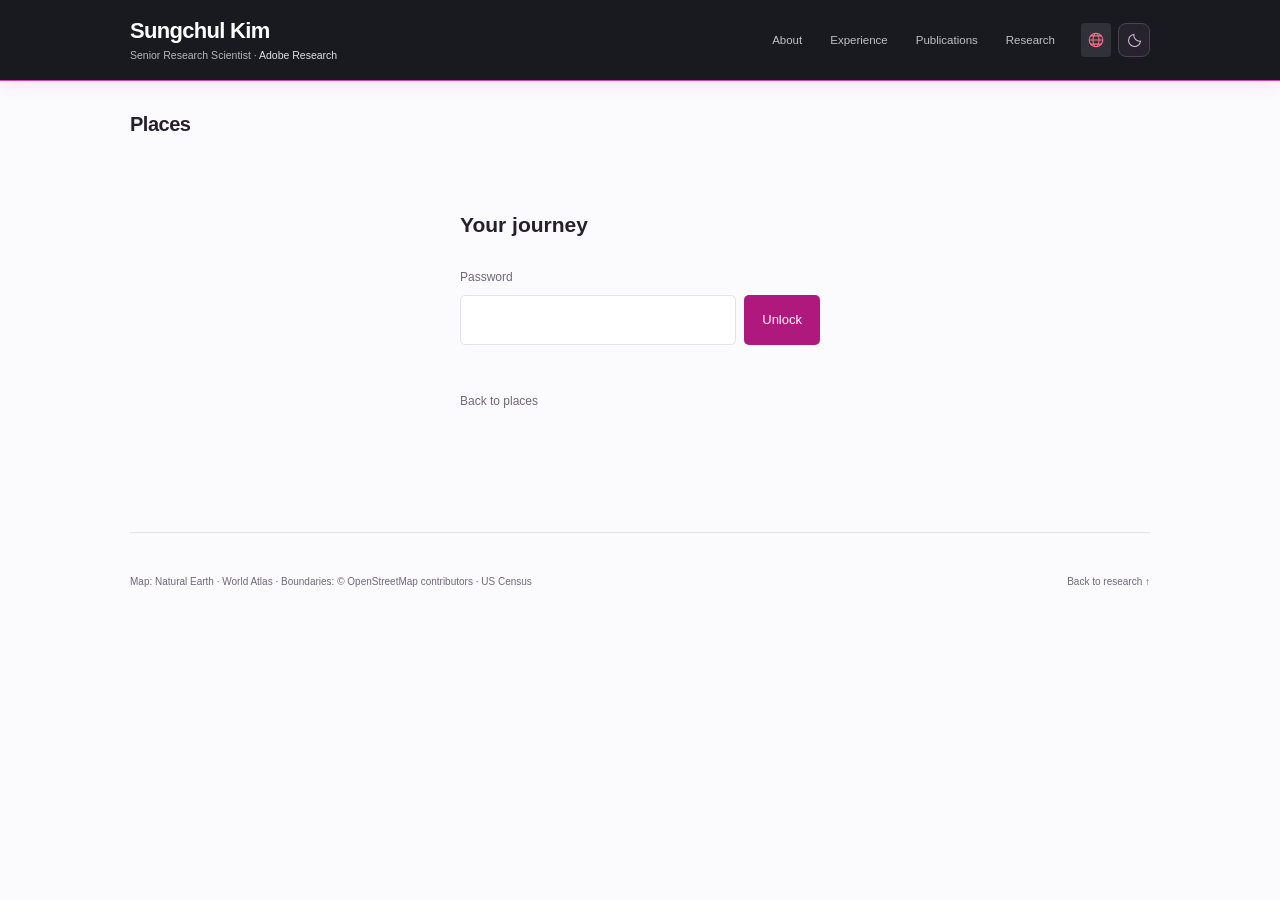
<file: journey.html>
<!doctype html>
<html lang="en">
<head>
<meta charset="utf-8"><meta name="viewport" content="width=device-width, initial-scale=1">
<meta name="theme-color" content="#191a1f">
<script src="theme.js?v=1"></script>
<title>Places · Sungchul Kim</title>
<meta name="robots" content="noindex,nofollow"><meta name="referrer" content="no-referrer">
<link rel="icon" href="assets/favicon.svg?v=4"><link rel="stylesheet" href="style.css?v=12"><link rel="stylesheet" href="places.css?v=28">
<script src="assets/vendor/d3.v7.min.js" defer></script><script src="assets/vendor/topojson-client.min.js" defer></script><script src="render-utils.js?v=9" defer></script><script src="journey.js?v=5" defer></script><script src="trip-routes.js?v=1" defer></script><script src="residence.js?v=11" defer></script><script src="owner-globe.js?v=7" defer></script><script src="journey-crypto.js?v=1" defer></script><script src="unlock-journey.js?v=2" defer></script>
<link rel="stylesheet" href="theme.css?v=3">
</head>
<body>
<a class="skip" href="#main">Skip to content</a>
<header class="header"><div class="nav-wrap"><div class="site-identity"><h1><a href="index.html?v=nav25">Sungchul Kim</a></h1><p>Senior Research Scientist · <a href="https://research.adobe.com/">Adobe Research</a></p></div><nav aria-label="Main navigation"><a href="index.html?v=nav25#about">About</a><a href="index.html?v=nav25#experience">Experience</a><a href="index.html?v=nav25#publications">Publications</a><a href="index.html?v=nav25#research">Research</a></nav><div class="header-actions"><a class="places-shortcut" href="places.html?v=nav25" aria-label="Places and journey" title="Places and journey" aria-current="page"><svg viewBox="0 0 24 24" width="18" height="18" fill="none" stroke="currentColor" stroke-width="1.4" aria-hidden="true"><circle cx="12" cy="12" r="9"/><ellipse cx="12" cy="12" rx="4" ry="9"/><path d="M3 12h18M5 6.5h14M5 17.5h14"/></svg></a><button class="theme-toggle" type="button" aria-label="Switch color mode" title="Switch color mode"><svg class="theme-moon" width="17" height="17" viewBox="0 0 24 24" fill="none" stroke="currentColor" stroke-width="1.5" aria-hidden="true"><path d="M20.5 13A8.5 8.5 0 0 1 11 3.5a8.5 8.5 0 1 0 9.5 9.5Z"/></svg><svg class="theme-sun" width="18" height="18" viewBox="0 0 24 24" fill="none" stroke="currentColor" stroke-width="1.5" aria-hidden="true"><circle cx="12" cy="12" r="4"/><path d="M12 2v2m0 16v2M2 12h2m16 0h2M5 5l1.5 1.5m11 11L19 19M5 19l1.5-1.5m11-11L19 5"/></svg></button></div></div></header>
<main id="main" class="page places-page">
<div class="places-heading"><h2 id="owner-heading" tabindex="-1">Places</h2><button id="lock-journey" class="owner-lock" type="button" hidden>Lock</button></div>
<section id="unlock-panel" class="unlock-panel" aria-labelledby="unlock-title">
<h3 id="unlock-title">Your journey</h3>
<form id="unlock-form"><label for="journey-password">Password</label>
<div class="unlock-row"><input id="journey-password" type="password" autocomplete="current-password" required aria-describedby="unlock-message"><button type="submit">Unlock</button></div>
<p id="unlock-message" role="status" aria-live="polite"></p></form>
<a href="places.html?v=nav25">Back to places</a>
</section><div id="owner-content" hidden>
<section class="residence-section" aria-label="Residence timeline">
<div class="residence-heading"><button id="residence-scale" type="button" aria-pressed="false">Compact time</button></div>

<div id="residence-chart"></div>
<div class="residence-footer"><p id="residence-detail" role="status" aria-live="polite"></p><span id="residence-scale-note" hidden></span></div>
</section>
<div class="journey-time">
<label for="journey-time">Explore by date</label><output id="journey-date" for="journey-time">All years</output>
<input id="journey-time" type="range" min="0" max="1" value="1" step="1" aria-label="Journey month" disabled>
<button id="all-years" type="button">All years</button>
</div>
<div class="places-layout">
<section class="globe-panel" aria-label="Interactive globe">
<svg id="globe" viewBox="0 0 640 600" tabindex="0" role="group" aria-label="Earth. Drag or use arrow keys to rotate; use plus and minus to zoom."><title>Places on Earth</title></svg>
<div class="map-info"><button id="close-place" type="button" aria-label="Close place details">×</button><section id="place-detail" aria-live="polite" hidden></section></div>
<p class="map-world-key">Gray · Not yet visited &nbsp; Colors · Visited &nbsp; City illustrations · Zoom to discover</p>
<div class="globe-controls"><span>Drag to rotate · Scroll to zoom</span><button id="zoom-out" type="button" aria-label="Zoom out">−</button><button id="zoom-in" type="button" aria-label="Zoom in">+</button><button id="rotate-globe" type="button" aria-pressed="true">Pause rotation</button><button id="reset-globe" type="button">Reset</button></div>
<div class="residence-key"><span class="key-home">Lived</span><span class="key-conference">Conference</span><span class="key-travel">Trip</span></div>
<label class="trip-route-toggle" title="Select a place or month to see links from your home at that time. These are illustrative, not confirmed flight routes."><input id="show-trip-routes" type="checkbox" checked> Travel arrows <span>from home</span></label>
<details id="route-options"><summary>Moves between homes</summary>
<div class="journey-controls"><label for="journey-move">Moves</label><button id="previous-move" type="button" aria-label="Previous move">←</button><select id="journey-move"><option value="">All moves</option></select><button id="next-move" type="button" aria-label="Next move">→</button></div>
</details>
<p id="globe-status" role="status" aria-live="polite"></p>
</section>
<aside class="places-sidebar">
<h3>Places</h3><div id="visited-list"></div>

<details class="candidate-options"><summary>Other conference locations</summary>
<label class="conference-toggle"><input id="show-conferences" type="checkbox"> Show conference locations</label>
<p class="conference-note">From first- and last-author papers. Visits not yet confirmed.</p>
<div id="conference-list" hidden></div></details>
</aside></div>
</div><footer><p>Map: Natural Earth · <a href="https://github.com/topojson/world-atlas">World Atlas</a> · Boundaries: <a href="https://www.openstreetmap.org/copyright">© OpenStreetMap contributors</a> · <a href="https://www.census.gov/geographies/mapping-files/time-series/geo/tiger-line-file.html">US Census</a></p><a href="index.html?v=nav25">Back to research ↑</a></footer>
</main></body></html>
</file>
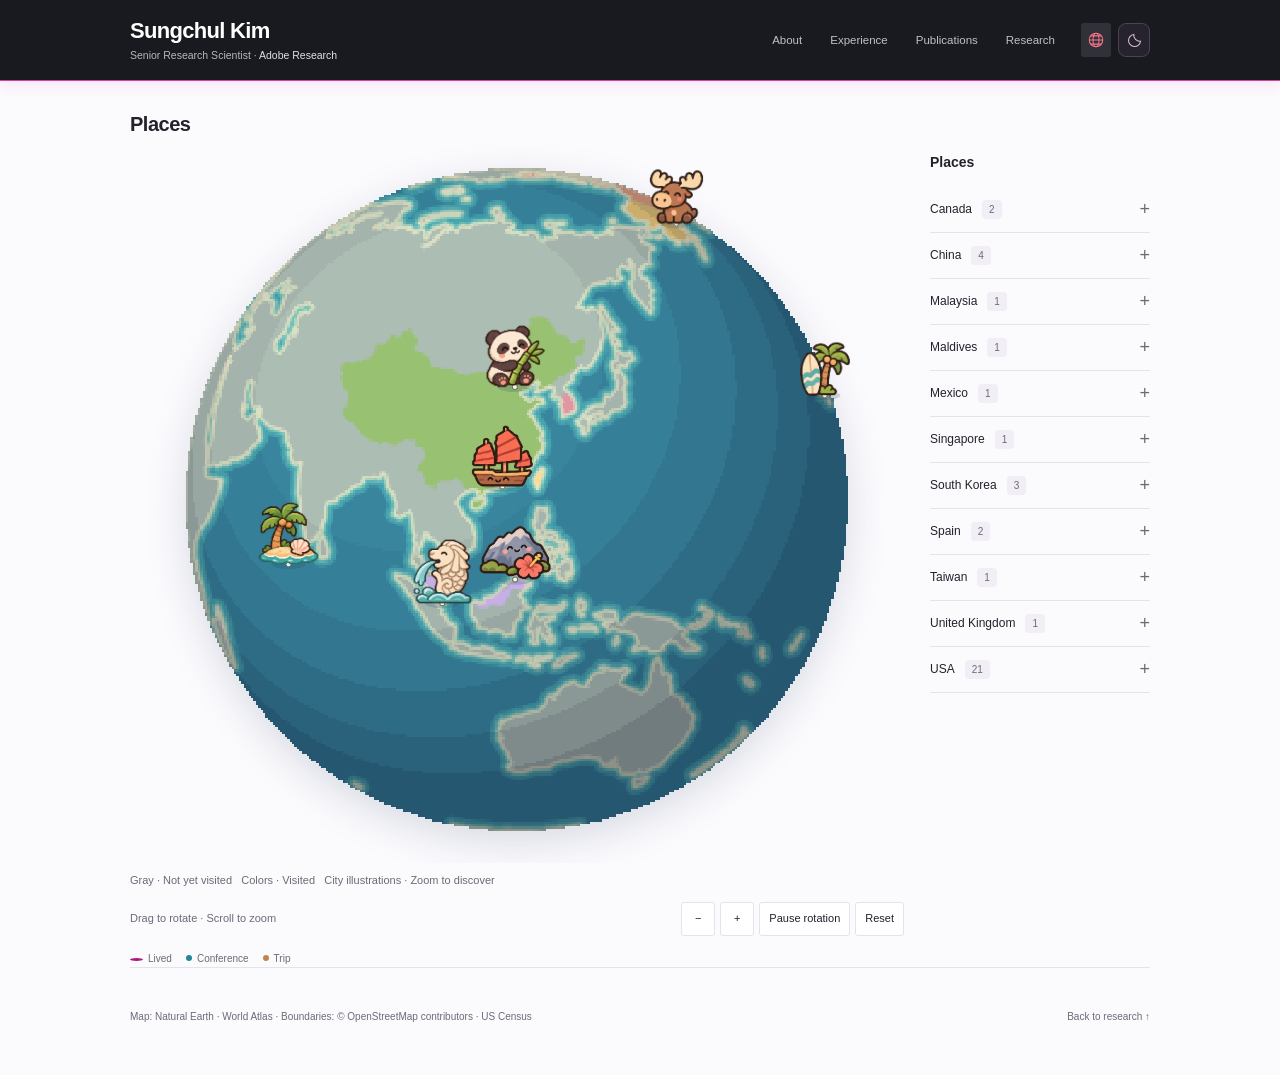
<file: places.html>
<!doctype html>
<html lang="en">
<head>
<meta charset="utf-8"><meta name="viewport" content="width=device-width, initial-scale=1">
<meta name="theme-color" content="#191a1f">
<script src="theme.js?v=1"></script>
<title>Places · Sungchul Kim</title>
<meta name="description" content="Places in Sungchul Kim's life and research.">
<link rel="icon" href="assets/favicon.svg?v=4"><link rel="stylesheet" href="style.css?v=12"><link rel="stylesheet" href="places.css?v=28">
<script src="assets/vendor/d3.v7.min.js" defer></script><script src="assets/vendor/topojson-client.min.js" defer></script><script src="render-utils.js?v=9" defer></script><script src="places.js?v=25" defer></script>
<link rel="stylesheet" href="theme.css?v=3">
<link rel="stylesheet" href="easter-egg.css?v=2"><script src="journey-crypto.js?v=1" defer></script><script src="easter-egg.js?v=1" defer></script>
</head>
<body>
<a class="skip" href="#main">Skip to content</a>
<header class="header"><div class="nav-wrap"><div class="site-identity"><h1><a href="index.html?v=nav25">Sungchul Kim</a></h1><p>Senior Research Scientist · <a href="https://research.adobe.com/">Adobe Research</a></p></div><nav aria-label="Main navigation"><a href="index.html?v=nav25#about">About</a><a href="index.html?v=nav25#experience">Experience</a><a href="index.html?v=nav25#publications">Publications</a><a href="index.html?v=nav25#research">Research</a></nav><div class="header-actions"><a class="places-shortcut" href="places.html?v=nav25" aria-label="Places and journey" title="Places and journey" aria-current="page"><svg viewBox="0 0 24 24" width="18" height="18" fill="none" stroke="currentColor" stroke-width="1.4" aria-hidden="true"><circle cx="12" cy="12" r="9"/><ellipse cx="12" cy="12" rx="4" ry="9"/><path d="M3 12h18M5 6.5h14M5 17.5h14"/></svg></a><button class="theme-toggle" type="button" aria-label="Switch color mode" title="Switch color mode"><svg class="theme-moon" width="17" height="17" viewBox="0 0 24 24" fill="none" stroke="currentColor" stroke-width="1.5" aria-hidden="true"><path d="M20.5 13A8.5 8.5 0 0 1 11 3.5a8.5 8.5 0 1 0 9.5 9.5Z"/></svg><svg class="theme-sun" width="18" height="18" viewBox="0 0 24 24" fill="none" stroke="currentColor" stroke-width="1.5" aria-hidden="true"><circle cx="12" cy="12" r="4"/><path d="M12 2v2m0 16v2M2 12h2m16 0h2M5 5l1.5 1.5m11 11L19 19M5 19l1.5-1.5m11-11L19 5"/></svg></button></div></div></header>
<main id="main" class="page places-page">
<h2>Places</h2>
<div class="places-layout">
<section class="globe-panel" aria-label="Interactive globe">
<svg id="globe" viewBox="0 0 640 600" tabindex="0" role="group" aria-label="Earth. Drag or use arrow keys to rotate; use plus and minus to zoom."><title>Places on Earth</title></svg>
<div class="map-info"><button id="close-place" type="button" aria-label="Close place details">×</button><section id="place-detail" aria-live="polite" hidden></section></div>
<p class="map-world-key">Gray · Not yet visited &nbsp; Colors · Visited &nbsp; City illustrations · Zoom to discover</p>
<div class="globe-controls"><span>Drag to rotate · Scroll to zoom</span><button id="zoom-out" type="button" aria-label="Zoom out">−</button><button id="zoom-in" type="button" aria-label="Zoom in">+</button><button id="rotate-globe" type="button" aria-pressed="true">Pause rotation</button><button id="reset-globe" type="button">Reset</button></div>
<div class="residence-key"><span class="key-home">Lived</span><span class="key-conference">Conference</span><span class="key-travel">Trip</span></div>
<p id="globe-status" role="status" aria-live="polite"></p>
</section>
<aside class="places-sidebar">
<h3>Places</h3><div id="visited-list"></div>

</aside></div>
<footer><p>Map: Natural Earth · <a href="https://github.com/topojson/world-atlas">World Atlas</a> · Boundaries: <a href="https://www.openstreetmap.org/copyright">© OpenStreetMap contributors</a> · <a href="https://www.census.gov/geographies/mapping-files/time-series/geo/tiger-line-file.html">US Census</a></p><a href="index.html?v=nav25">Back to research ↑</a></footer>
</main></body></html>
</file>
<file: style.css>
:root{--bg:#fcf8fb;--ink:#302630;--muted:#776b75;--accent:#ad1678;--line:#e9dce5;--serif:Georgia,'Times New Roman',serif}*{box-sizing:border-box}html{scroll-behavior:smooth;scroll-padding-top:100px}body{margin:0;background:var(--bg);color:var(--ink);font:15px/1.7 -apple-system,BlinkMacSystemFont,'Segoe UI',sans-serif}a{color:inherit;text-decoration:none}a:hover{color:var(--accent)}a:focus-visible,summary:focus-visible,input:focus-visible{outline:2px solid var(--accent);outline-offset:5px}::selection{background:#f4d2e8}button,input{font:inherit}.header{border-bottom:1px solid var(--line);background:rgba(252,248,251,.97);position:sticky;top:0;z-index:3}.nav-wrap{max-width:1080px;margin:auto;padding:20px 30px;display:flex;align-items:center;justify-content:space-between}.wordmark{font:700 31px/1 var(--serif);letter-spacing:-2px}.wordmark span,.period{color:var(--accent)}nav{display:flex;gap:30px;font-size:13px}nav a{padding:4px 0;color:var(--muted)}nav a:hover{color:var(--ink)}.page{max-width:1080px;margin:auto;padding:0 30px}.hero{display:grid;grid-template-columns:1.65fr 1fr;gap:76px;padding:86px 0 78px}.eyebrow{font-size:10px;font-weight:600;letter-spacing:1.55px;color:var(--accent);margin:0 0 20px}.dot{display:inline-block;width:6px;height:6px;border-radius:50%;background:var(--accent);margin:0 6px 2px 0}h1{font:normal clamp(48px,5.3vw,65px)/1.1 var(--serif);letter-spacing:-2.9px;margin:0 0 23px}.lead{font:25px/1.4 var(--serif);letter-spacing:-.3px;margin:0 0 24px}.bio{font-size:14px;line-height:1.85;color:var(--muted);margin:0 0 14px}abbr{text-decoration:none}.hero-links{display:flex;align-items:center;gap:25px;margin-top:29px;font-size:12px;font-weight:500}.hero-links a{display:flex;gap:16px;align-items:center}.primary-link{background:var(--accent);color:#fff;padding:11px 17px;border-radius:4px}.primary-link:hover{background:#89105d;color:white}.profile{padding-top:5px}.photo-frame{border-radius:7px;overflow:hidden;background:#f0deea;aspect-ratio:1.14}.photo-frame img{width:100%;height:100%;display:block;object-fit:cover;object-position:32% center}.photo-note{display:flex;justify-content:space-between;font-size:9px;letter-spacing:.2px;color:var(--muted);margin-top:12px}.photo-note span:last-child{font-family:monospace;font-size:8px}.interests{border-top:1px solid var(--line);margin-top:27px;padding-top:21px}.interests .eyebrow{margin-bottom:12px}.tags{display:flex;flex-wrap:wrap;gap:7px}.tags span{font-size:10px;border:1px solid #e9d7e3;border-radius:4px;padding:4px 9px;color:#796273}.section{border-top:1px solid var(--line);padding:51px 0 60px}.section-heading{display:flex;justify-content:space-between;align-items:flex-end;margin-bottom:28px}.section-heading .eyebrow{margin-bottom:9px}h2{font:normal 34px/1.2 var(--serif);letter-spacing:-1px;margin:0}.section-note{font-size:11px;color:var(--muted);padding-bottom:3px}.publication-toolbar{display:flex;justify-content:space-between;align-items:center;margin-bottom:18px;gap:15px}.search{display:flex;align-items:center;border:1px solid var(--line);border-radius:4px;padding:4px 12px;gap:9px;background:#fff;width:360px}.search span{font-size:21px;color:var(--muted)}.search input{width:100%;border:0;background:transparent;font-size:12px;padding:5px 0;color:var(--ink)}.search input:focus{outline:none}.search:focus-within{outline:2px solid var(--accent);outline-offset:2px}#result-count{font-size:11px;color:var(--muted)}.year-group{border-bottom:1px solid var(--line)}summary{cursor:pointer;list-style:none}summary::-webkit-details-marker{display:none}.year-group>summary{display:flex;align-items:center;gap:12px;padding:18px 0;font:22px var(--serif)}.year-group>summary .count{font:10px/1.5 -apple-system,BlinkMacSystemFont,sans-serif;color:var(--muted);background:#f3e7ef;padding:3px 8px;border-radius:20px}.plus{margin-left:auto;font:20px sans-serif;color:var(--muted)}details[open]>summary .plus{transform:rotate(45deg)}.papers{margin:0;padding:0 0 12px 75px;list-style:none}.paper{padding:19px 0;border-top:1px solid #eee3eb;line-height:1.65}.paper h3{font-size:14px;font-weight:550;line-height:1.6;margin:0 0 6px;max-width:770px}.paper p{font-size:11px;color:var(--muted);margin:0;line-height:1.8}.paper strong{color:var(--accent);font-weight:600}.paper-link{font-size:11px;display:inline-block;color:var(--accent);margin-top:8px;border-bottom:1px solid #d9aecb}.feature-grid{display:grid;grid-template-columns:1fr 1fr;gap:18px}.feature{background:#f9edf5;border:1px solid #ecd4e3;padding:25px 29px 22px;border-radius:5px;transition:background .2s}.feature:hover{background:#f4dfed}.feature-top{display:flex;justify-content:space-between;font-size:9px;letter-spacing:1.1px;color:var(--accent)}.feature-top span:last-child{font-size:18px;line-height:1}.feature h3{font:normal 29px/1.2 var(--serif);letter-spacing:-.6px;margin:28px 0 14px}.feature p{font-size:12px;max-width:270px;color:var(--muted);margin:0 0 23px}.read{font-size:11px;color:var(--accent)}.read span{margin-left:8px}.more-stories{margin-top:15px}.more-stories summary{display:flex;justify-content:space-between;padding:16px 0;font-size:12px;color:var(--muted)}.story-list a{display:flex;justify-content:space-between;gap:20px;border-top:1px solid var(--line);padding:16px 0;font-size:12px}.story-list span{color:var(--muted);white-space:nowrap;font-size:10px}footer{border-top:1px solid var(--line);display:flex;align-items:center;gap:20px;padding:30px 0 40px}footer p,footer>a:last-child{font-size:10px;color:var(--muted)}footer>a:last-child{margin-left:auto}.skip{position:fixed;left:20px;top:-60px;background:var(--accent);color:#fff;z-index:10;padding:10px}.skip:focus{top:10px}[hidden]{display:none!important}@media(min-width:1300px){.hero{padding-top:95px}}@media(max-width:760px){.nav-wrap{padding:18px 22px}nav{gap:16px;font-size:11px}nav a:nth-child(3){display:none}.page{padding:0 24px}.hero{grid-template-columns:1fr;gap:34px;padding:49px 0}.hero .eyebrow{font-size:9px;letter-spacing:1px}h1{font-size:51px}.profile{display:grid;grid-template-columns:1fr 1fr;gap:12px 22px}.photo-frame{grid-column:1;grid-row:1}.photo-note{grid-column:1;font-size:8px;margin-top:0}.photo-note span:last-child{display:none}.interests{grid-column:2;grid-row:1;margin:0;padding:0;border:0;align-self:center}.tags{gap:5px}.tags span{font-size:9px;padding:3px 7px}.section{padding:36px 0 42px}h2{font-size:29px}.section-note{display:none}.papers{padding-left:0}.search{width:100%}.publication-toolbar{flex-wrap:wrap}.feature{padding:22px}.feature h3{font-size:26px}.story-list a{display:block}.story-list span{display:block;margin-top:5px}}@media(max-width:420px){nav{gap:12px;font-size:10px}.hero-links{gap:18px;font-size:11px}.feature-grid{grid-template-columns:1fr}.profile{gap:12px}.photo-note{font-size:8px}.eyebrow{font-size:9px}.tags span{font-size:8px}h1{font-size:47px}}@media(prefers-reduced-motion:reduce){html{scroll-behavior:auto}*{transition:none!important}}@media print{.header,.publication-toolbar,.hero-links,footer>a:last-child{display:none}body{background:white}.page{max-width:none}.hero{padding-top:0}.section{break-inside:avoid}.paper{break-inside:avoid}}

/* Editorial refinements. */
body {
  background: radial-gradient(ellipse at 90% 7%, #f5dfed 0, transparent 34%), var(--bg);
}
.header { background: rgba(252, 248, 251, .88); backdrop-filter: blur(18px); }
.hero { padding-top: 62px; padding-bottom: 55px; gap: 65px; }
.hero .lead em { font-weight: normal; color: var(--accent); }
.hero-links { flex-wrap: wrap; gap: 16px 23px; }
.photo-frame { border-radius: 90px 9px 9px 9px; box-shadow: 14px 14px 0 #efdae7; }
.profile { padding-right: 12px; }
.photo-note { margin-top: 23px; }
.tags span { border-radius: 20px; background: rgba(255,255,255,.55); }
.primary-link { border-radius: 30px; padding: 12px 20px; }
h2 em { color: var(--accent); font-weight: normal; }
.section { padding-top: 43px; }
.experience-section { padding-bottom: 46px; }
.feature { border-radius: 12px; position: relative; overflow: hidden; background: linear-gradient(135deg, #f9edf5, #f0ddea); }
.feature::after { content: ''; pointer-events: none; position: absolute; width: 160px; height: 160px; right: -75px; bottom: -80px; border: 1px solid #caa3bd8a; border-radius: 50%; box-shadow: 0 0 0 20px #caa3bd14, 0 0 0 40px #caa3bd0f, 0 0 0 60px #caa3bd09; }
.feature:hover { transform: translateY(-3px); }
.search { border-radius: 24px; }
nav a[aria-current="location"] { color: var(--accent); box-shadow: 0 1px 0 var(--accent); }
@media (min-width: 1300px) { .hero { padding-top: 65px; } }
@media (max-width: 760px) {
  nav a:nth-child(3) { display: block; }
  nav a:nth-child(4) { display: none; }
  .hero { padding-top: 42px; padding-bottom: 42px; gap: 28px; }
  .profile { padding-right: 7px; }
  .photo-frame { border-radius: 45px 7px 7px 7px; box-shadow: 7px 7px 0 #efdae7; }
  .photo-note { margin-top: 7px; }
}
@media (max-width: 520px) {
  .hero .lead { font-size: 23px; }
}
@media (prefers-reduced-motion: reduce) { .feature { transition: none; } .feature:hover { transform: none; } }


/* A compact duration chart with a shared horizontal time scale. */
.experience-section { padding-top: 26px; padding-bottom: 23px; }
.experience-heading { display: flex; align-items: baseline; justify-content: space-between; gap: 20px; margin-bottom: 20px; }
.experience-heading h2 { font-size: 25px; letter-spacing: -.5px; }
.career-scroll { padding: 3px 0 8px; }
.career-scroll:focus-visible { outline: 2px solid var(--accent); outline-offset: 4px; }
.career-chart { display: block; width: 100%; min-width: 0; height: auto; overflow: visible; }
.career-grid { stroke: var(--line); stroke-width: 1; stroke-dasharray: 2 4; }
.career-tick { fill: var(--muted); font: 10px -apple-system, BlinkMacSystemFont, 'Segoe UI', sans-serif; }
.career-lane { fill: var(--muted); font: 8px -apple-system, BlinkMacSystemFont, 'Segoe UI', sans-serif; letter-spacing: .5px; }
.career-label { fill: var(--ink); font: 11px -apple-system, BlinkMacSystemFont, 'Segoe UI', sans-serif; }
.period-bar, .career-milestone { fill: #c292b1; }
.period-bar.present { fill: var(--accent); }
.current-label { fill: var(--accent); font-weight: 600; }
.career-details { margin-top: 10px; }
.career-details summary { display: inline-flex; align-items: center; gap: 10px; color: var(--muted); font-size: 11px; padding: 5px 0; }
.career-details[open] summary span { transform: rotate(45deg); }
.career-details dl { margin: 13px 0 0; }
.career-details dl>div { display: grid; grid-template-columns: 1fr 1fr; gap: 20px; padding: 12px 0; border-top: 1px solid var(--line); font-size: 12px; }
.career-details dt { font-weight: 500; }
.career-details dd { margin: 0; }
.career-details dd span { color: var(--muted); font-size: 11px; }
@media (max-width: 760px) {
  .experience-heading h2 { font-size: 23px; }
  .career-details dl>div { grid-template-columns: 1fr; gap: 4px; }
}
@media print {
  .career-scroll { overflow: visible; }
  .career-chart { min-width: 0; }
}
.hero-links .journey-link { order: -1; width: 100%; font-size: 12px; color: var(--accent); }

/* A plain academic introduction. */
body { background: var(--bg); }
.header { background: var(--bg); backdrop-filter: none; }
.nav-wrap { padding-top: 17px; padding-bottom: 17px; gap: 25px; }
.site-identity h1 { font: 600 23px/1.25 -apple-system, BlinkMacSystemFont, 'Segoe UI', sans-serif; letter-spacing: -.45px; margin: 0 0 4px; }
.site-identity p { margin: 0; font-size: 11px; line-height: 1.5; color: var(--muted); }
.site-identity p a { color: var(--accent); }
.hero { grid-template-columns: minmax(0, 1fr) 270px; gap: 48px; padding: 32px 0; align-items: center; }
.bio { max-width: 650px; margin-bottom: 13px; line-height: 1.8; }
.bio:last-child { margin-bottom: 0; }
.profile { display: block; padding: 0; }
.profile-photo { display: block; width: 100%; height: auto; aspect-ratio: 4 / 3; object-fit: cover; object-position: 32% center; border-radius: 4px; border: 1px solid var(--line); }
h2, .experience-heading h2 { font: 600 21px/1.3 -apple-system, BlinkMacSystemFont, 'Segoe UI', sans-serif; letter-spacing: -.3px; }
.section-heading { margin-bottom: 20px; }
@media (min-width: 1300px) { .hero { padding-top: 32px; } }
@media (max-width: 600px) {
  .nav-wrap { flex-wrap: wrap; gap: 13px; }
  .site-identity { width: 100%; }
  .site-identity h1 { font-size: 22px; }
  nav { width: 100%; gap: 22px; }
  nav a:nth-child(4) { display: block; }
  html { scroll-padding-top: 145px; }
  .hero { grid-template-columns: minmax(0, 1fr); gap: 22px; padding: 25px 0; }
  .intro { display: block; }
  .profile { grid-column: auto; grid-row: auto; order: -1; max-width: 270px; width: 100%; }
  .bio { font-size: 13px; }
}

.career-chart-mobile { display: none; }
@media (max-width: 800px) {
  .career-chart-desktop { display: none; }
  .career-chart-mobile { display: block; max-height: 185px; }
  .career-chart-mobile .career-label { font-size: 9px; }
  .career-chart-mobile .career-lane { font-size: 8px; letter-spacing: 0; }
}
@media (max-width: 800px) {
  .career-chart-mobile { height: 170px; max-height: none; }
}
@media (max-width: 600px) {
  .hero { grid-template-columns: minmax(0, 1fr) 130px; gap: 18px; align-items: start; }
  .profile { order: 0; }
}
.photo-controls { display: flex; align-items: center; justify-content: space-between; margin-top: 6px; }
.photo-controls button { border: 0; background: transparent; color: var(--muted); cursor: pointer; min-width: 30px; min-height: 30px; padding: 4px; }
.photo-controls button:focus-visible { outline: 2px solid var(--accent); outline-offset: 2px; }
.photo-dots { display: flex; justify-content: center; flex-wrap: wrap; }
.photo-dots button { min-width: 24px; }
.photo-dots button::after { content: ''; display: block; width: 5px; height: 5px; margin: auto; border-radius: 50%; background: var(--line); }
.photo-dots button[aria-pressed="true"]::after { background: var(--accent); }
.career-break { fill: var(--bg); }
.career-break-mark { font-size: 12px; fill: var(--accent); }
.chart-note { font-size: 10px; color: var(--muted); text-align: right; margin: 0 0 8px; }
.paper-illustrated { display: grid; grid-template-columns: 156px minmax(0,1fr); gap: 22px; align-items: start; }
.paper-thumbnail { display: block; background: #fff; }
.paper-thumbnail img { display: block; width: 100%; height: auto; aspect-ratio: 3 / 2; object-fit: contain; }
.paper-copy { min-width: 0; }
@media (max-width: 600px) {
  .paper-illustrated { grid-template-columns: 92px minmax(0,1fr); gap: 14px; }
}

.feature { padding: 0 0 20px; overflow: hidden; background: transparent; }
.feature::before, .feature::after { display: none; }
.feature .story-image { width: 100%; height: 180px; object-fit: cover; display: block; margin-bottom: 18px; }
.feature-top, .feature h3, .feature p, .feature .read { margin-left: 18px; margin-right: 18px; }
.feature h3 { font: 600 20px/1.3 -apple-system, BlinkMacSystemFont, 'Segoe UI', sans-serif; letter-spacing: -.3px; }
.feature h3 br { display: none; }
.story-list a { display: grid; grid-template-columns: 96px minmax(0, 1fr) auto; gap: 16px; align-items: center; }
.story-list .story-image { width: 96px; height: 60px; object-fit: contain; background: white; }
nav a:nth-child(3), nav a:nth-child(4) { display: block; }
@media (max-width: 800px) { .nav-wrap { flex-wrap: wrap; gap: 12px; } .site-identity { width: 100%; } nav { width: 100%; gap: 22px; } html { scroll-padding-top: 150px; } }
@media (max-width: 600px) { .story-list a { grid-template-columns: 80px minmax(0, 1fr); gap: 12px; } .story-list .story-image { width: 80px; grid-row: span 2; } .story-list span { grid-column: 2; margin: 0; } .feature .story-image { height: 140px; } }

/* Shared compact identity bar and section tabs. */
.header { background: #fffcfe; border-bottom: 1px solid #e8d6e2; box-shadow: 0 3px 16px #30263005; }
.nav-wrap { gap: 24px; padding-top: 16px; padding-bottom: 16px; }
.site-identity { padding-left: 13px; border-left: 3px solid var(--accent); flex-shrink: 0; }
.site-identity h1 { font-size: 22px; letter-spacing: -.55px; margin-bottom: 3px; }
.header nav { display: flex; gap: 3px; padding: 4px; border: 1px solid #eadbe5; border-radius: 10px; background: #f6edf3; font-size: 12px; }
.header nav a { display: flex; align-items: center; justify-content: center; padding: 7px 12px; border-radius: 6px; color: #695c66; font-weight: 500; white-space: nowrap; line-height: 1.5; transition: color .15s, background .15s; }
.header nav a:hover { background: #eddae6; color: #83105b; }
.header nav a[aria-current] { background: var(--accent); color: #fff; box-shadow: 0 1px 3px #75094c20; }
.header nav a:focus-visible { outline-offset: 2px; }
@media (max-width: 900px) {
  .nav-wrap { flex-wrap: wrap; gap: 13px; }
  .site-identity { width: 100%; }
  .header nav { width: 100%; }
  .header nav a { flex: 1; padding: 7px 6px; }
  html { scroll-padding-top: 155px; }
}
@media (max-width: 420px) {
  .nav-wrap { padding: 14px 18px; }
  .header nav { gap: 1px; font-size: 11px; padding: 3px; }
  .header nav a { padding: 8px 4px; }
}

/* A quiet personal link outside the research navigation. */
.header nav { margin-left: auto; }
.places-shortcut { display: flex; align-items: center; justify-content: center; flex-shrink: 0; width: 30px; height: 34px; color: #a597a1; margin-left: -14px; border-radius: 6px; }
.places-shortcut:hover, .places-shortcut[aria-current] { color: var(--accent); background: #f6edf3; }
@media (max-width: 900px) {
  .header nav { width: calc(100% - 44px); margin-left: 0; }
  .places-shortcut { margin-left: -7px; }
}

/* Short image-led research cards. */
.feature { display: grid; grid-template-columns: 108px minmax(0, 1fr); grid-template-rows: auto auto 1fr auto; gap: 4px 15px; padding: 14px; border-radius: 8px; }
.feature .story-image { grid-column: 1; grid-row: 1 / -1; width: 108px; height: 100%; min-height: 108px; max-height: 145px; object-fit: cover; border-radius: 4px; margin: 0; }
.feature-top, .feature h3, .feature p, .feature .read { grid-column: 2; margin: 0; }
.feature-top { font-size: 8px; letter-spacing: .5px; }
.feature h3 { font-size: 16px; line-height: 1.3; }
.feature p { font-size: 11px; line-height: 1.55; max-width: none; }
.feature .read { font-size: 10px; margin-top: 3px; }
@media (max-width: 760px) { .feature-grid { grid-template-columns: 1fr; gap: 12px; } }
@media (max-width: 420px) { .feature { grid-template-columns: 84px minmax(0, 1fr); gap: 4px 12px; padding: 12px; } .feature .story-image { width: 84px; min-height: 100px; } }

.publication-scope { display: flex; gap: 4px; margin: -6px 0 16px; }
.publication-scope button { border: 0; border-radius: 5px; background: transparent; color: var(--muted); font-size: 12px; padding: 6px 11px; cursor: pointer; }
.publication-scope button[aria-pressed="true"] { color: var(--accent); background: #f0e0eb; }
.publication-scope button:focus-visible { outline: 2px solid var(--accent); outline-offset: 2px; }

.profile .photo-slides { min-width:0; }
.profile .photo-controls { margin-top:1px; }
@media (prefers-reduced-motion:no-preference) {
  .photo-slide:not([hidden]) .profile-photo { animation:photo-arrival .28s ease-out; }
}
@keyframes photo-arrival { from { opacity:.5; } to { opacity:1; } }

/* Fade the artwork into the existing header, above and behind the controls. */
.motion-strip {
  position: absolute;
  top: 0;
  right: 0;
  width: min(34vw, 320px);
  height: min(74%, 46px);
  pointer-events: none;
  opacity: .65;
  mask-image: radial-gradient(ellipse at 100% 0%, black 12%, transparent 74%);
}
.motion-strip + .nav-wrap { position: relative; }
@media (max-width: 600px) {
  .motion-strip { width: 112px; height: 32px; }
}

.motion-strip.contour-landscape {
  width: min(72%, 1050px);
  height: 100%;
  mask-image: linear-gradient(90deg, transparent, #0005 26%, #0009 62%, black);
}
@media (max-width: 600px) {
  .motion-strip.contour-landscape { width: 60%; opacity: .48; }
}
</file>
<file: theme.css>
/* Charcoal, paper white, and a restrained racing-red accent. No external fonts. */
:root {
  color-scheme: light;
  --bg: #fbfafd; --surface: #ffffff; --ink: #24212b; --muted: #6f6978;
  --accent: #af197d; --on-accent: #fff; --neon: #ee46b4; --glow: #ef46b428;
  --line: #e6e2eb; --soft: #f1eef5; --accent-soft: #faecf6;
  --card-line: #e8d5e4; --card-shadow: 0 16px 42px #30142b18, 0 0 22px #ef46b40a;
  --tooltip-tint: #fff0fa; --body-copy: #55505e; --photo-shadow: #eeebf1;
  --sans: -apple-system, BlinkMacSystemFont, 'Segoe UI', sans-serif;
}
:root[data-theme="dark"] {
  color-scheme: dark;
  --bg: #101117; --surface: #191b24; --ink: #eeedf5; --muted: #aaa6b8;
  --accent: #ff78d0; --on-accent: #271524; --neon: #ff4ebd; --glow: #ff4ebd38;
  --line: #30313f; --soft: #22242f; --accent-soft: #352039;
  --card-line: #56324f; --card-shadow: 0 18px 50px #0006, 0 0 26px #ff4ebd10;
  --tooltip-tint: #302035; --body-copy: #c2bdce; --photo-shadow: #24202e;
}
body { background: var(--bg); color: var(--ink); }
::selection { background: var(--accent); color: var(--on-accent); }
.header { background: #191a1f; border-bottom: 1px solid #d441a3; box-shadow: 0 1px 16px var(--glow); }
.nav-wrap { padding-top: 17px; padding-bottom: 17px; }
.site-identity { border-left: 0; padding-left: 0; }
.site-identity h1 { color: #fff; font-size: 22px; font-weight: 650; letter-spacing: -.7px; }
.site-identity h1 a:hover { color: #fff; }
.site-identity p { color: #b6b7c0; font-size: 10.5px; }
.site-identity p a { color: #e0e0e6; }
.header nav { background: transparent; border: 0; border-radius: 0; padding: 0; gap: 4px; }
.header nav a { color: #bfc0c9; border-radius: 3px; padding: 8px 12px; font-size: 11.5px; }
.header nav a:hover { color: #fff; background: #292a32; }
.header nav a[aria-current] { color: #fff; background: #303139; box-shadow: inset 0 -2px 0 var(--neon), 0 5px 16px #ff4ebd16; }
.header a:focus-visible { outline-color: #f8758b; }
.places-shortcut { color: #868894; border-radius: 3px; }
.places-shortcut:hover, .places-shortcut[aria-current] { color: #fa758a; background: #303139; }
.hero { gap: 42px; padding: 34px 0; }
.bio { color: var(--body-copy); line-height: 1.85; }
.profile-photo { border-radius: 3px; border-color: var(--line); box-shadow: 5px 5px 0 var(--photo-shadow); }
h2, .experience-heading h2 { font-size: 20px; letter-spacing: -.5px; font-weight: 650; }
.section-heading { margin-bottom: 20px; }
.period-bar, .career-milestone { fill: #ac9ca6; }
.period-bar.present { fill: var(--accent); }
.career-break-mark { fill: #9d8490; }
.chart-note { font-size: 9px; color: #92929b; }
.search { border-radius: 6px; background: var(--surface); }
.publication-scope button { border-radius: 3px; }
.publication-scope button[aria-pressed="true"] { background: var(--accent-soft); }
.year-group > summary { font: 600 19px/1.5 var(--sans); letter-spacing: -.4px; padding: 16px 0; }
.year-group > summary .count, .country-places .count { background: var(--soft); border-radius: 4px; color: var(--muted); }
.plus { font-size: 18px; font-weight: 300; }
.papers { padding-left: 38px; }
.paper { border-color: var(--line); padding: 18px 0; }
.paper h3 { font-weight: 600; font-size: 13px; }
.paper strong { color: var(--accent); }
.paper-link { border-color: var(--card-line); font-size: 10px; margin-top: 5px; }
.paper-heading { display: flex; align-items: baseline; gap: 6px; }
.paper-explanation { flex-shrink: 0; }
.summary-trigger { display: inline-flex; vertical-align: -3px; align-items: center; justify-content: center; width: 25px; height: 25px; padding: 3px; border: 1px solid transparent; border-radius: 8px; background: transparent; color: #94949e; cursor: help; transition: background .16s, color .16s, border-color .16s; }
.summary-trigger:hover, .summary-trigger[aria-expanded="true"] { background: var(--accent-soft); border-color: var(--card-line); color: var(--accent); box-shadow: 0 0 12px var(--glow); }
.summary-trigger:focus-visible { outline: 2px solid var(--accent); outline-offset: 2px; }
.paper-tooltip { position: fixed; z-index: 10; display: block; padding: 0; border: 1px solid var(--card-line); border-radius: 13px; box-shadow: var(--card-shadow); background: var(--surface); color: var(--body-copy); font: 13px/1.75 var(--sans); font-weight: 400; letter-spacing: 0; max-height: calc(100dvh - 32px); overflow: auto; overscroll-behavior: contain; scrollbar-width: thin; scrollbar-color: var(--card-line) transparent; }
.tooltip-heading { display: flex; align-items: center; justify-content: space-between; gap: 20px; padding: 12px 18px 11px; border-bottom: 1px solid var(--line); background: linear-gradient(110deg, var(--tooltip-tint), var(--surface) 85%); }
.tooltip-label { display: flex; align-items: center; gap: 8px; color: var(--accent); font-size: 10px; line-height: 1.5; font-weight: 650; letter-spacing: .5px; }
.tooltip-label::before { content: ''; width: 4px; height: 12px; background: var(--neon); border-radius: 3px; box-shadow: 0 0 9px var(--glow); }
.tooltip-year { font-size: 10px; line-height: 1.5; font-variant-numeric: tabular-nums; color: var(--muted); }
.tooltip-body { display: block; padding: 14px 18px 17px; }
.feature { background: var(--surface); border: 1px solid var(--line); border-radius: 4px; }
.feature:hover { background: var(--surface); border-color: var(--accent); box-shadow: 0 0 18px var(--glow); transform: none; }
.feature .story-image { border-radius: 2px; }
.feature h3 { font-weight: 650; }
.feature-top { letter-spacing: .7px; }
footer { color: var(--muted); }
/* The map stays naturally colored; only the interface shares the site accent. */
.residence-heading button, .boundary-zoom { background: var(--soft); border: 1px solid var(--line); border-radius: 3px; }
.map-info { padding: 19px 20px 18px; background: var(--surface); border: 1px solid var(--card-line); border-radius: 13px; box-shadow: var(--card-shadow); scrollbar-width: thin; }
.map-info #place-detail h3 { font-size: 15px; font-weight: 650; letter-spacing: -.25px; line-height: 1.45; padding-right: 19px; margin: 0 0 9px; color: var(--ink); }
.map-info #place-detail p { font-size: 12px; line-height: 1.7; color: var(--muted); margin: 7px 0; }
.map-info .place-history { padding-left: 15px; font-size: 11px; line-height: 1.75; }
.map-info .place-history li + li { margin-top: 5px; }
.map-info .boundary-zoom { display: block; width: 100%; margin-top: 14px; padding: 9px 11px; background: var(--accent-soft); border: 1px solid var(--card-line); border-radius: 7px; text-align: left; color: var(--accent); font-size: 11px; transition: background .15s; }
.map-info .boundary-zoom:hover { background: var(--soft); }
#close-place { top: 9px; right: 9px; display: grid; place-items: center; width: 25px; height: 25px; padding: 0; border-radius: 50%; font: 18px/1 var(--sans); color: var(--muted); }
#close-place:hover { color: var(--accent); background: var(--accent-soft); }
.globe-controls button { background: var(--surface); border-radius: 3px; }
.country-places > summary { font-size: 12px; }
.residence-bar { fill: #b98f9b; }
.residence-bar.current { fill: var(--accent); }
.residence-bar.approximate { fill: #d794a3; }
.journey-route { stroke: var(--accent); }
.journey-arrow { fill: var(--accent); }
.area-visited { fill: #e7446f; stroke: #c32a52; }
.pin-body { fill: #d72f55; }
@media (max-width: 900px) { .header nav a { padding: 8px 6px; } }
@media (max-width: 600px) {
  .hero { gap: 19px; padding: 27px 0; }
  .papers { padding-left: 0; }
  .paper-heading { gap: 2px; }
  .summary-trigger { width: 28px; height: 28px; }
  .nav-wrap { padding-top: 14px; padding-bottom: 12px; }
  .header nav a { font-size: 11px; }
}
@media print { .paper-explanation { display: none; } }

/* Compact appearance control and restrained neon accents. */
.header-actions { display:flex; align-items:center; gap:7px; margin-left:-10px; flex-shrink:0; }
.header-actions .places-shortcut { margin-left:0; }
.theme-toggle { display:grid; place-items:center; width:32px; height:34px; padding:0; color:#d9bfdb; background:#26232e; border:1px solid #504054; border-radius:8px; cursor:pointer; transition:color .15s, border-color .15s, box-shadow .15s; }
.theme-toggle:hover { color:#ffb5e8; border-color:#e459b4; box-shadow:0 0 14px #ff4ebd35; }
.theme-toggle:focus-visible { outline:2px solid #ff9ede; outline-offset:3px; }
.theme-sun { display:none; }
[data-theme="dark"] .theme-sun { display:block; }
[data-theme="dark"] .theme-moon { display:none; }
.paper-link:hover, .place-choice[aria-pressed="true"] { text-shadow:0 0 14px var(--glow); }
.search:focus-within { outline:1px solid var(--accent); box-shadow:0 0 16px var(--glow); }
.publication-scope button[aria-pressed="true"] { box-shadow:inset 0 -1px 0 var(--accent); }
.paper-tooltip::before { content:''; position:absolute; top:0; left:18px; right:18px; height:1px; background:linear-gradient(90deg, transparent, var(--neon), transparent); opacity:.65; }
.unlock-row input { color:var(--ink); background:var(--surface); }
.unlock-row button { color:var(--on-accent); }
.owner-lock:hover { background:var(--soft); }
[data-theme="dark"] .summary-trigger { color:#a397b2; }
[data-theme="dark"] .summary-trigger:hover, [data-theme="dark"] .summary-trigger[aria-expanded="true"] { color:var(--accent); }
[data-theme="dark"] .paper-thumbnail { border-radius:5px; overflow:hidden; }
[data-theme="dark"] .period-bar, [data-theme="dark"] .career-milestone { fill:#97718e; }
[data-theme="dark"] .period-bar.present, [data-theme="dark"] .residence-bar.current { fill:var(--accent); }
[data-theme="dark"] .land, [data-theme="dark"] .local-land { fill:#293c44; stroke:#48616b; }
[data-theme="dark"] .local-land { stroke:none; }
[data-theme="dark"] #ocean-color stop:first-child { stop-color:#173f55; }
[data-theme="dark"] #ocean-color stop:last-child { stop-color:#0b1d31; }
[data-theme="dark"] .ocean { stroke:#396781; }
[data-theme="dark"] .graticule { stroke:#52839a; opacity:.23; }
[data-theme="dark"] .country-boundaries { stroke:#7b9ba5; }
[data-theme="dark"] .neighbor-boundary { stroke:#6a858f; }
[data-theme="dark"] .neighbor-labels text { fill:#c0d3da; stroke:#293c44; }
[data-theme="dark"] .place-marker.selected .pin-body, [data-theme="dark"] .place-marker:focus-visible .pin-body { stroke:#fff; }
@media (max-width:900px) {
  .header nav { width:calc(100% - 89px); }
  .header-actions { margin-left:0; gap:4px; }
}
@media print {
  :root[data-theme] { --bg:#fff; --surface:#fff; --ink:#202126; --muted:#5f5b65; --line:#ddd; --accent:#a21d70; --body-copy:#444; --soft:#eee; }
  .theme-toggle { display:none; }
}
@media (max-width:600px) {
  .nav-wrap { position:relative; }
  .site-identity { padding-right:77px; }
  .header-actions { position:absolute; top:16px; right:18px; }
  .header nav { width:100%; }
}
</file>
<file: easter-egg.css>
.journey-secret { width:min(1150px, calc(100vw - 40px)); height:calc(100dvh - 48px); max-width:none; max-height:none; padding:0; border:1px solid var(--card-line); border-radius:12px; background:var(--bg); box-shadow:var(--card-shadow); overflow:hidden; }
.journey-secret::backdrop { background:#17181ddd; backdrop-filter:blur(5px); }
.journey-secret iframe { display:block; width:100%; height:100%; border:0; }
.journey-secret-close { position:absolute; top:10px; right:12px; width:32px; height:32px; border:0; border-radius:50%; background:var(--soft); color:var(--ink); font:22px/1 sans-serif; cursor:pointer; z-index:2; }
.journey-secret-close:focus-visible { outline:2px solid var(--accent); outline-offset:2px; }
.journey-secret-open { overflow:hidden; }
@media (max-width:600px) { .journey-secret { width:100vw; height:100dvh; margin:0; border:0; border-radius:0; } }
</file>
<file: places.css>
.places-page { padding-top: 30px; }
.places-page h2 { margin: 0; }
.places-intro { color: var(--muted); font-size: 14px; margin: 7px 0 20px; }
.residence-section { padding: 10px 0 24px; border-bottom: 1px solid var(--line); }
.residence-section h3 { font-size: 14px; margin: 0; }
#residence-earlier { font-size: 12px; color: var(--muted); margin: 6px 0 18px; }
#residence-chart svg { width: 100%; display: block; overflow: visible; }
.residence-label { fill: var(--ink); font-size: 11px; }
.residence-label[role="button"], .residence-period { cursor: pointer; }
.residence-period:focus-visible, .residence-label:focus-visible { outline: 1px solid var(--accent); outline-offset: 3px; }
.residence-tick { fill: var(--muted); font-size: 10px; }
.residence-grid { stroke: var(--line); stroke-dasharray: 2 5; }
.residence-hit { fill: transparent; }
.residence-bar { fill: #b68da9; }
.residence-bar.current { fill: var(--accent); }
.residence-bar.approximate { fill: none; stroke: #b68da9; stroke-width: 2; stroke-dasharray: 3 2; }
.residence-break { fill: var(--accent); font-size: 12px; }
.residence-footer { display: flex; justify-content: space-between; gap: 20px; font-size: 10px; color: var(--muted); }
.residence-footer p { margin: 0; }
@media (max-width: 500px) { .residence-footer { flex-wrap: wrap; gap: 5px; } }
.places-layout { display: grid; grid-template-columns: minmax(0, 1fr) 260px; gap: 32px; align-items: start; }
.globe-panel { min-width: 0; }
#globe { width: 100%; display: block; cursor: grab; touch-action: none; }
#globe:active { cursor: grabbing; }
#globe:focus-visible, .places-page button:focus-visible { outline: 2px solid var(--accent); outline-offset: 3px; }
.ocean { fill: url(#ocean-color); stroke: #237aab; stroke-width: 1.5; }
.land { fill: #65b873; stroke: #489668; stroke-width: .22; stroke-linejoin: round; }
.terrain-north { fill: #9cc783; }
.terrain-tropical { fill: #269b78; }
.terrain-sand { fill: #e9ba71; stroke: #c9a15f; }
.terrain-polar { fill: #f0f6f2; stroke: #cadfdf; }
.graticule { fill: none; stroke: #287b9f; stroke-width: .55; opacity: .17; }
.place-marker { cursor: pointer; }
.pin-hit { fill: transparent; stroke: none; }
.pin-body { fill: #db187f; stroke: #fffaf2; stroke-width: 2; paint-order: stroke fill; }
.pin-center { fill: white; stroke: none; }
.place-marker.conference .pin-body { fill: var(--bg); stroke: #817787; }
.place-marker.conference .pin-center { fill: #817787; }
.place-marker.selected .pin-body, .place-marker:focus-visible .pin-body { stroke: #302630; stroke-width: 3; }
.journey-route { fill: none; stroke: #bd146f; stroke-width: 1.8; opacity: .72; pointer-events: none; }
.journey-route.active { stroke-width: 3; opacity: 1; }
.journey-arrow { fill: #bd146f; opacity: .8; pointer-events: none; }
.journey-arrow.active { opacity: 1; }
.journey-controls { display: flex; align-items: center; gap: 8px; margin-top: 12px; }
.journey-controls label { font-size: 12px; }
.journey-controls select { flex: 1; min-width: 0; width: 0; font: inherit; font-size: 11px; padding: 8px; color: var(--ink); background: var(--bg); border: 1px solid var(--line); border-radius: 3px; }
.journey-controls button { min-width: 32px; min-height: 34px; border: 1px solid var(--line); background: transparent; border-radius: 3px; color: var(--ink); cursor: pointer; }
.globe-controls { display: flex; gap: 7px; align-items: center; }
.globe-controls span { margin-right: auto; font-size: 11px; color: var(--muted); }
.globe-controls button { border: 1px solid var(--line); border-radius: 3px; background: transparent; color: var(--ink); cursor: pointer; min-height: 34px; min-width: 34px; padding: 3px 9px; font-size: 12px; }
#globe-status { min-height: 18px; font-size: 11px; color: var(--muted); }
.places-sidebar { padding-top: 20px; }
.places-sidebar h3 { font-size: 14px; margin: 0 0 12px; }
.place-choice { display: block; width: 100%; text-align: left; border: 0; border-bottom: 1px solid var(--line); background: transparent; padding: 11px 0; cursor: pointer; color: var(--ink); font-size: 13px; }
.place-choice span { display: block; color: var(--muted); font-size: 11px; margin-top: 2px; }
.place-choice[aria-pressed="true"] { color: var(--accent); }
.conference-toggle { display: flex; align-items: center; gap: 7px; margin-top: 26px; font-size: 12px; cursor: pointer; }
.conference-toggle input { accent-color: var(--accent); }
.conference-note { font-size: 11px; line-height: 1.6; color: var(--muted); margin: 5px 0 10px; }
#place-detail { border-top: 1px solid var(--line); margin-top: 24px; padding-top: 18px; font-size: 12px; }
#place-detail h3 { margin-bottom: 5px; }
#place-detail p { margin: 8px 0; }
#place-detail a { color: var(--accent); margin-right: 12px; }
@media (max-width: 800px) { .places-layout { grid-template-columns: minmax(0,1fr); gap: 5px; } .globe-panel { max-width: 590px; width: 100%; margin: auto; } .places-sidebar { padding-top: 0; } }

.journey-time { display: grid; grid-template-columns: 1fr auto; gap: 9px 16px; padding: 18px 0 6px; align-items: center; font-size: 12px; }
.journey-time label { font-weight: 600; }
.journey-time output { color: var(--muted); text-align: right; }
.journey-time input { width: 100%; margin: 0; accent-color: var(--accent); }
.journey-time button { font: inherit; color: var(--accent); background: transparent; border: 1px solid var(--line); border-radius: 4px; padding: 5px 9px; cursor: pointer; }
.residence-cursor { stroke: var(--accent); stroke-width: 1.5; pointer-events: none; }
.globe-controls { flex-wrap: wrap; }

.residence-heading { display: flex; align-items: center; justify-content: space-between; gap: 12px; }
.residence-heading button { font: inherit; font-size: 11px; color: var(--accent); background: #f6edf3; border: 1px solid var(--line); border-radius: 5px; padding: 5px 10px; cursor: pointer; }
.residence-undated { fill: var(--muted); font-size: 10px; }
#residence-scale-note { text-align: right; }

.visits-title { margin-top: 25px !important; }
.place-marker.visit .pin-body { fill: #157f8c; }

/* Soft sea-glass palette and a place card anchored over the globe. */
.ocean { stroke: #7aabb7; }
.land { fill: #8ab999; stroke: #73a587; }
.terrain-north { fill: #b5cca5; }
.terrain-tropical { fill: #62a88d; }
.terrain-sand { fill: #e4c89a; stroke: #c8b087; }
.terrain-polar { fill: #f4f3e9; stroke: #d9e5df; }
.graticule { stroke: #527e93; opacity: .12; }
.place-marker.travel .pin-body { fill: #c78641; }
.country-label { font-weight: 600; cursor: pointer; }
.country-places { border-bottom: 1px solid var(--line); padding: 10px 0; }
.country-places > summary { font-size: 12px; font-weight: 600; }
.country-places > summary::before, .city-places > summary::before { content: '+ '; color: var(--accent); }
.country-places[open] > summary::before, .city-places[open] > summary::before { content: '− '; }
.city-places { margin: 10px 0 0 13px; }
.city-places > summary { font-size: 12px; }
.city-places .place-choice { font-size: 11px; padding: 8px 0; }
.globe-panel { position: relative; }
.map-info { display: none; position: absolute; top: 14px; left: 14px; width: min(275px, calc(100% - 28px)); padding: 15px 18px; background: #fffcf8f5; border: 1px solid #d7ded6; border-radius: 10px; box-shadow: 0 8px 25px #20394514; z-index: 1; }
.map-info:has(#place-detail:not([hidden])) { display: block; }
.map-info #place-detail { margin: 0; padding: 0; border: 0; }
.map-info #place-detail h3 { padding-right: 14px; }
#close-place { position: absolute; right: 7px; top: 5px; border: 0; background: none; color: var(--muted); font-size: 20px; cursor: pointer; }

.place-history { padding-left: 16px; margin: 8px 0; font-size: 11px; color: var(--muted); }
.map-info { max-height: 290px; overflow: auto; }
.residence-key { display: flex; gap: 14px; font-size: 10px; color: var(--muted); margin: 2px 0 10px; }
.residence-key span::before { content: ''; display: inline-block; width: 6px; height: 6px; border-radius: 50%; margin-right: 5px; vertical-align: 1px; }
.key-home::before { background: var(--accent); width: 13px !important; height: 3px !important; }
.key-conference::before { background: #258696; }
.key-travel::before { background: #bb874f; }

/* Keep the first view quiet; secondary controls open when needed. */
.residence-section { padding-bottom: 16px; }
#residence-earlier { margin-bottom: 12px; font-size: 11px; }
#residence-detail:empty { display: none; }
.places-layout { gap: 26px; grid-template-columns: minmax(0, 1fr) 220px; }
.places-sidebar { padding-top: 14px; }
#route-options, .candidate-options { margin-top: 16px; font-size: 11px; color: var(--muted); }
#route-options > summary::after, .candidate-options > summary::after { content: ' +'; }
#route-options[open] > summary::after, .candidate-options[open] > summary::after { content: ' −'; }
.candidate-options .conference-toggle { margin-top: 12px; font-size: 11px; }
.residence-key { margin: 14px 0 0; }
#globe-status:empty { display: none; }
.globe-controls { gap: 5px; }
.globe-controls button { border-radius: 6px; font-size: 11px; }
@media (max-width: 800px) { .places-layout { grid-template-columns: 1fr; } .places-sidebar { margin-top: 20px; } }

/* The same disclosure treatment as publication-year groups on About. */
.country-places { padding: 0; }
.country-places > summary { display: flex; align-items: center; gap: 10px; padding: 12px 0; font: 500 13px/1.4 var(--sans, -apple-system, BlinkMacSystemFont, sans-serif); }
.country-places > summary::before, .city-places > summary::before { content: none; }
.country-places .count { font: 10px/1.5 -apple-system, BlinkMacSystemFont, sans-serif; color: var(--muted); background: #f3e7ef; padding: 2px 7px; border-radius: 20px; }
.country-places .plus { margin-left: auto; }
.city-places { margin: 0 0 0 14px; border-top: 1px solid var(--line); }
.city-places > summary { display: flex; align-items: center; gap: 10px; padding: 10px 0; }
.city-places .plus { font-size: 16px; }
.country-row-rule { stroke: var(--line); stroke-width: .7; }
.country-row-plus { fill: var(--muted); font: 17px sans-serif; cursor: pointer; }
.land { fill: #e4e5df; stroke: #bec8c1; stroke-width: .55; }
.ocean { stroke: #a5bdc9; }
.graticule { stroke: #96acb7; opacity: .17; stroke-width: .5; }
.visit-area { fill: #729d89; opacity: .8; pointer-events: none; }
.area-visited { fill: #cc7aa7; }
.area-visit { fill: #65a5a7; }
.area-travel { fill: #b99a67; }

.residence-bar.approximate { fill: #c293b0; stroke: none; opacity: .85; }

.residence-heading { justify-content: flex-end; margin: 4px 0 10px; }
.country-places[open] > summary::before, .city-places[open] > summary::before { content: none; }
#globe-status:not(.load-error) { position: absolute; width: 1px; height: 1px; min-height: 0; padding: 0; margin: -1px; overflow: hidden; clip-path: inset(50%); white-space: nowrap; }

/* Vivid accents on a quiet neutral base. */
.ocean { stroke: #629db7; }
.land { fill: #e8e7df; stroke: #bfc9c3; }
.visit-area { opacity: .9; stroke-width: .65; stroke-linejoin: round; }
.area-visited { fill: #e53696; stroke: #b20c6f; }
.area-visit { fill: #10b6b1; stroke: #008c8b; }
.area-travel { fill: #ffb537; stroke: #d78a15; }
.pin-body { fill: #dc1988; }
.place-marker.visit .pin-body { fill: #039d9b; }
.place-marker.travel .pin-body { fill: #eea222; }
.boundary-zoom { color: var(--accent); background: #f6e5ef; border: 0; border-radius: 5px; padding: 6px 9px; font-size: 11px; margin-top: 7px; cursor: pointer; }

.trip-route { fill: none; stroke: #eb9821; stroke-width: 1.7; stroke-dasharray: 4 3; opacity: .85; pointer-events: none; }
.trip-arrow { fill: #d78309; pointer-events: none; }
.trip-route-toggle { display: flex; align-items: center; gap: 6px; margin-top: 16px; font-size: 11px; color: var(--muted); }
.trip-route-toggle input { accent-color: var(--accent); }
.trip-route-toggle span { color: #929097; font-size: 10px; }

/* Local context is loaded only when the user zooms in. */
.neighbor-boundary { fill: none; stroke: #aeb5b6; stroke-width: .7; stroke-linejoin: round; pointer-events: none; }
.neighbor-labels text { fill: #788183; stroke: #fafaf8; stroke-width: 2.4; paint-order: stroke fill; text-anchor: middle; font: 9px -apple-system, BlinkMacSystemFont, sans-serif; pointer-events: none; }
.local-sea { fill: url(#ocean-color); pointer-events: none; }
.local-land { fill: #e8e7df; stroke: none; pointer-events: none; }

/* National borders stay visible in the globe overview. */
.country-boundaries { fill: none; stroke: #718489; stroke-width: .65; stroke-opacity: .85; stroke-linejoin: round; pointer-events: none; }

.places-heading { display:flex; align-items:center; justify-content:space-between; margin-bottom:12px; }
.places-heading h2 { margin:0; }
.owner-lock { display:inline-flex; align-items:center; justify-content:center; padding:9px; border:0; border-radius:5px; color:var(--muted); background:transparent; font:inherit; font-size:12px; cursor:pointer; text-decoration:none; }
.owner-lock:hover { color:var(--accent); background:#f0eded; }
.owner-lock:focus-visible { outline:2px solid var(--accent); outline-offset:3px; }
.unlock-panel { max-width:360px; margin:70px auto 120px; }
.unlock-panel h3 { font-size:21px; margin:0 0 24px; }
.unlock-panel label { display:block; font-size:12px; margin-bottom:8px; color:var(--muted); }
.unlock-row { display:flex; gap:8px; }
.unlock-row input { min-width:0; width:100%; padding:11px 12px; border:1px solid var(--line, #ddd); border-radius:5px; font:inherit; }
.unlock-row button { padding:10px 18px; background:var(--accent); color:white; border:0; border-radius:5px; font:inherit; font-size:13px; cursor:pointer; }
.unlock-row button:disabled { opacity:.6; cursor:wait; }
#unlock-message { min-height:22px; font-size:12px; color:var(--muted); margin:10px 0; }
.unlock-panel > a { font-size:12px; color:var(--muted); }
#owner-content[hidden], #unlock-panel[hidden], #lock-journey[hidden] { display:none; }

.journey-embedded > .header, .journey-embedded footer, .journey-embedded > .skip { display:none; }
.journey-embedded .places-page { padding-top:24px; }

.journey-embedded #lock-journey { visibility:hidden; }
#owner-heading:focus { outline:none; }

/* Visit details live in the selected-place card, not additional sidebar rows. */
.map-visits { list-style:none; margin:13px 0 0; padding:0; border-top:1px solid var(--line); }
.map-visit { display:grid; grid-template-columns:70px minmax(0,1fr); gap:11px; padding:11px 0; border-bottom:1px solid var(--line); }
.map-visit time { color:var(--muted); font-size:10px; line-height:1.6; font-variant-numeric:tabular-nums; padding-top:1px; }
.map-visit-copy { display:flex; flex-direction:column; gap:3px; min-width:0; }
.map-visit strong { color:var(--ink); font-size:12px; line-height:1.5; font-weight:600; }
.map-visit.conference strong { color:var(--accent); }
.map-visit .visit-context { color:var(--muted); font-size:10px; line-height:1.55; }
.map-info:has(.map-visits) { width:min(315px, calc(100% - 28px)); max-height:min(390px, 65dvh); }

/* One consistent pixel grid for the globe surface; detailed maps stay vector sharp. */
#globe .ocean, #globe .local-sea { fill: #65b8d1; stroke: #3986a5; }
#globe .land, #globe .local-land { fill: #93bf91; stroke: #699871; }
#globe.pixel-overview .ocean,
#globe.pixel-overview .land,
#globe.pixel-overview .graticule,
#globe.pixel-overview .country-boundaries { visibility: hidden; }
.pixel-globe { pointer-events: none; }
.pixel-globe canvas { display: block; width: 640px; height: 600px; image-rendering: pixelated; }
#globe .graticule { opacity: .12; stroke: #185e8a; }
#globe .country-boundaries { stroke: #397b68; stroke-opacity: .7; }
#globe .land, #globe .local-land { fill: #b9b9b9; stroke: #888; }
#globe.pixel-overview .country-colors { visibility: hidden; }
.country-colors { pointer-events: none; }
.country-souvenir { cursor: pointer; }
.country-souvenir image { image-rendering: auto; }
.country-souvenir:focus-visible { outline: none; }
.country-souvenir:focus-visible > ellipse { stroke: var(--accent); stroke-width: 2; }
.country-souvenir:hover image { filter: drop-shadow(0 2px 2px #345b6255); }
.map-world-key { color: var(--muted); font-size: 11px; margin: 8px 0 12px; }

#globe.pixel-overview .visited-areas { opacity: .45; }

/* City illustrations complement the interactive place pins at every zoom. */
#globe.pixel-overview .visited-areas { visibility: hidden; }
.pixel-globe { filter: drop-shadow(0 10px 16px #1b345426); }

/* Shared hover/focus preview for geographically anchored city art. */
.souvenir-tooltip { position:absolute; z-index:5; width:max-content; max-width:min(260px, calc(100% - 16px)); padding:12px 15px; border:1px solid #536e70; border-radius:6px; background:#f6f5eaff; color:#263f45; box-shadow:0 4px 0 #24434e25, 0 8px 24px #24434e18; pointer-events:none; font-size:12px; line-height:1.55; }
.souvenir-tooltip[hidden] { display:none; }
.souvenir-tooltip strong, .souvenir-tooltip span, .souvenir-tooltip small { display:block; }
.souvenir-tooltip strong { font-size:14px; }
.souvenir-caption { color:#637571; margin-bottom:6px; }
.souvenir-tooltip small { margin-top:7px; color:#637571; }

/* City illustrations are the map targets; suppress the former pin layer. */
#globe .place-marker { display: none; }
</file>
